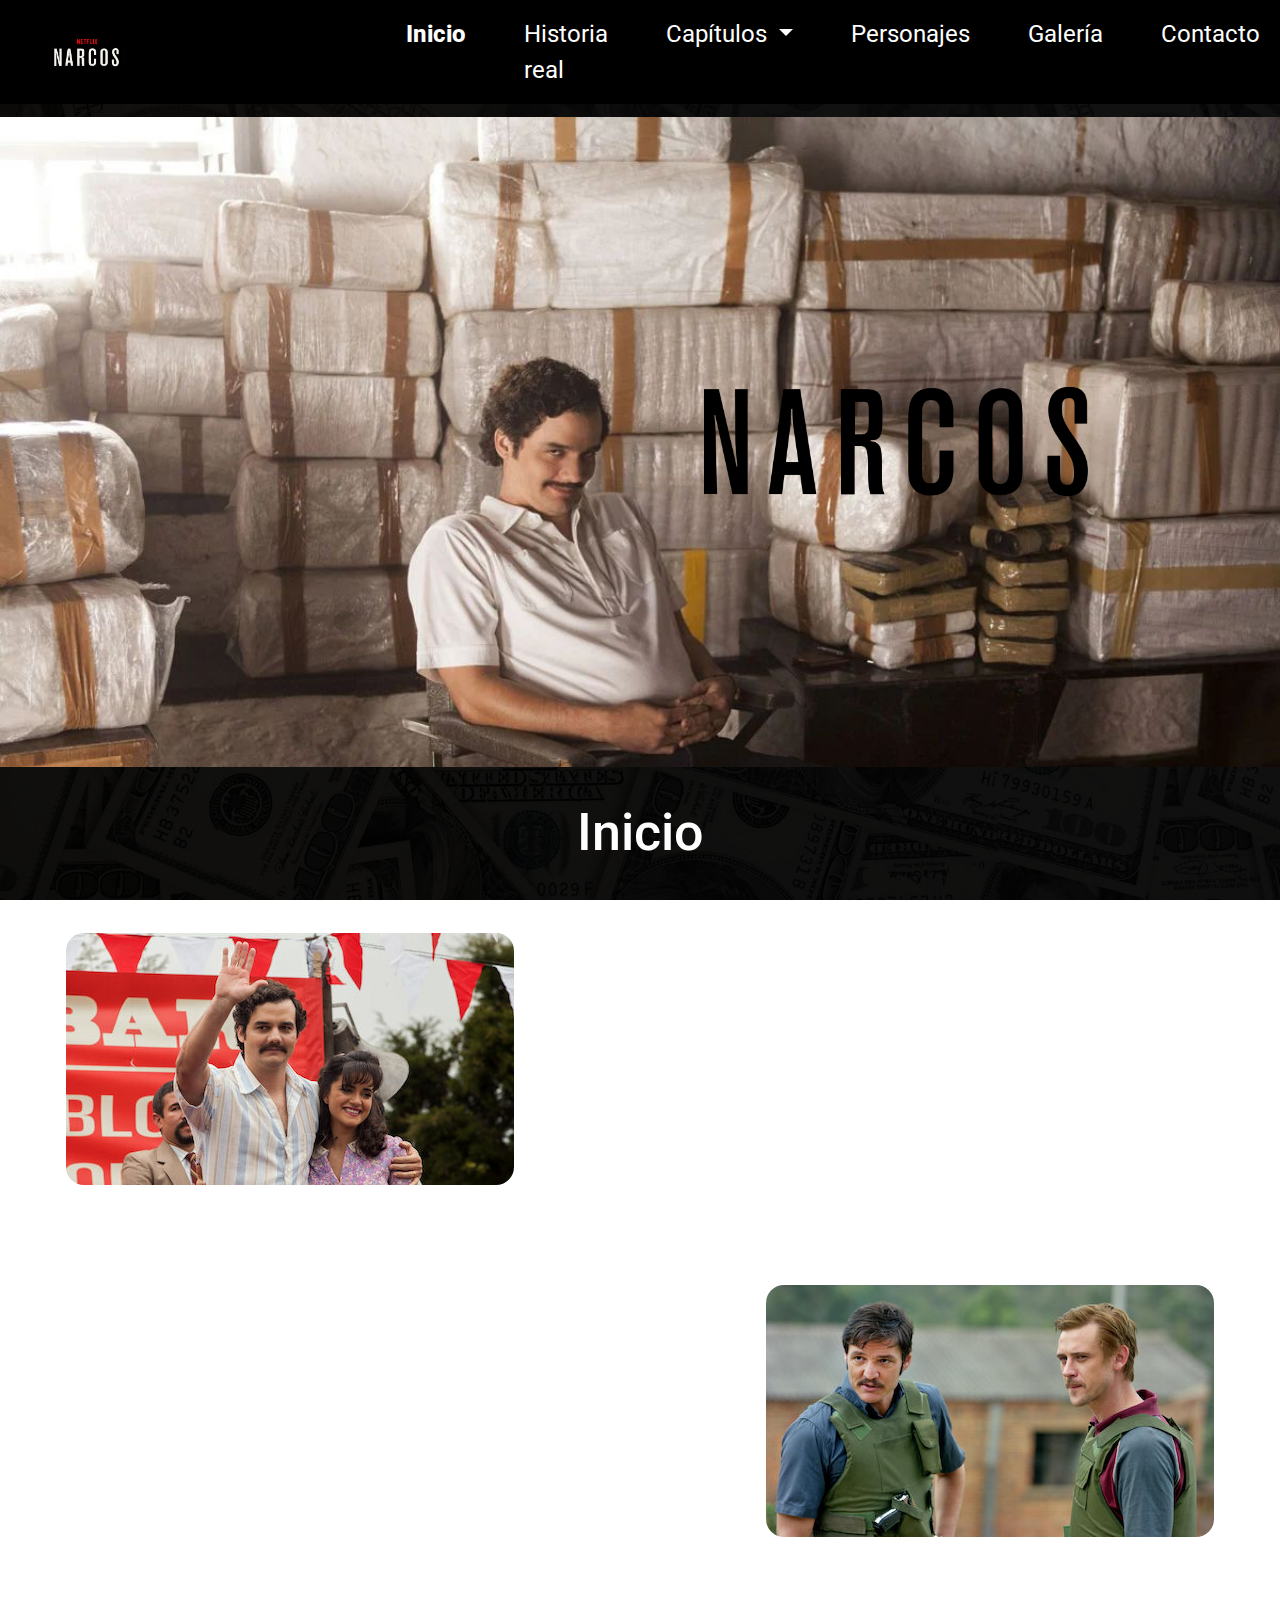
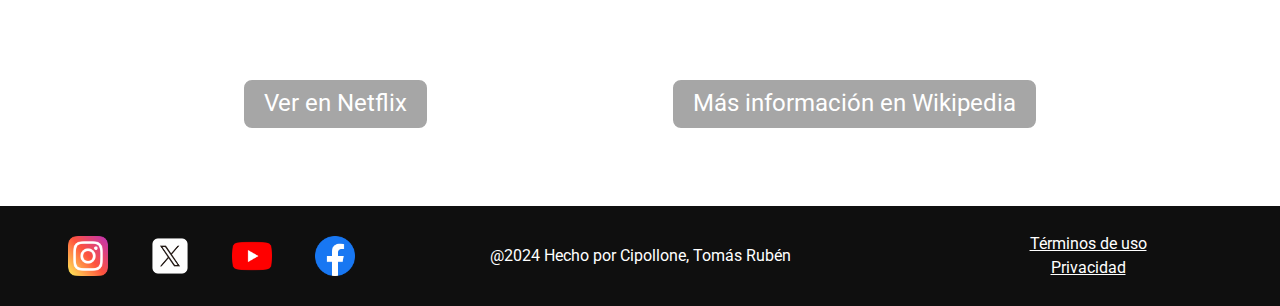
<file: index.html>
<!DOCTYPE html>
<html lang="en">

<head>
  <meta charset="UTF-8" />
  <meta name="viewport" content="width=device-width, initial-scale=1.0" />
  <link href="https://cdn.jsdelivr.net/npm/bootstrap@5.3.3/dist/css/bootstrap.min.css" rel="stylesheet"
    integrity="sha384-QWTKZyjpPEjISv5WaRU9OFeRpok6YctnYmDr5pNlyT2bRjXh0JMhjY6hW+ALEwIH" crossorigin="anonymous" />
  <link rel="preconnect" href="https://fonts.googleapis.com" />
  <link rel="preconnect" href="https://fonts.gstatic.com" crossorigin />
  <link
    href="https://fonts.googleapis.com/css2?family=Roboto:ital,wght@0,100;0,300;0,400;0,500;0,700;0,900;1,100;1,300;1,400;1,500;1,700;1,900&display=swap"
    rel="stylesheet" />
  <link rel="stylesheet" href="./css/normalize.css" />
  <link rel="stylesheet" href="./css/estilos.css" />
  <link rel="shortcut icon" href="images/netflix.png" type="image/x-icon">
  <title>Narcos Netflix</title>
</head>

<body>
  <header>
    <!-- Inicio nav -->
    <nav class="navbar navbar-expand-lg">
      <div class="container-fluid">
        <a class="navbar-brand" href="index.html">
          <img src="./images/Narcoslogo.jpg" alt="Logo Narcos" class="logo" />
        </a>
        <button class="navbar-toggler" type="button" data-bs-toggle="collapse" data-bs-target="#navbarNavDropdown"
          aria-controls="navbarNavDropdown" aria-expanded="false" aria-label="Toggle navigation">
          <span class="navbar-toggler-icon"></span>
        </button>
        <div class="collapse navbar-collapse" id="navbarNavDropdown">
          <ul class="navbar-nav ms-auto">
            <li class="nav-item">
              <a class="nav-link active" aria-current="page" href="index.html" style="font-weight: 800;">Inicio</a>
            </li>
            <li class="nav-item">
              <a class="nav-link" href="historiareal.html">Historia real</a>
            </li>
            <li class="nav-item dropdown">
              <a class="nav-link dropdown-toggle" href="#" role="button" data-bs-toggle="dropdown"
                aria-expanded="false">
                Capítulos
              </a>
              <ul class="dropdown-menu">
                <li><a class="dropdown-item" href="capitulos_temporada_1.html">Temporada 1</a></li>
                <li><a class="dropdown-item" href="capitulos_temporada_2.html">Temporada 2</a></li>
                <li><a class="dropdown-item" href="capitulos_temporada_3.html">Temporada 3</a></li>
              </ul>
            </li>
            <li class="nav-item">
              <a class="nav-link" href="personajes.html">Personajes</a>
            </li>
            <li class="nav-item">
              <a class="nav-link" href="galeria.html">Galería</a>
            </li>
            <li class="nav-item">
              <a class="nav-link" href="contacto.html">Contacto</a>
            </li>
          </ul>
        </div>
      </div>
    </nav>
    <!-- Fin nav -->
  </header>
  <section>
    <article class="portada">
      <div>
        <img src="images/logoPortada.png" alt="Logo Alternativo Narcos">
      </div>
    </article>
    <h1>Inicio</h1>
    <article class="article-centrado">
      <div class="fotoIndex">
        <img src="images/foto_index.jpg" alt="Foto de la Serie">
        <p>Narcos es una serie de televisión dramática producida por Netflix que se centra en la historia real del
          narcotráfico en Colombia, principalmente durante las décadas de 1980 y 1990. La serie, que se estrenó en 2015,
          ha sido aclamada por su realismo, su detallada investigación y sus interpretaciones poderosas. <a
            href="historiareal.html" style="text-decoration: underline;">Click para ver la Historia Real</a></p>
        </p>
      </div>
    </article>
    <article class="article-centrado">
      <div class="fotoIndex">
        <p style="margin-right: 3%; margin-left: 0;">La serie comienza con las tres primeras temporadas
          centradas en Colombia, donde la primera temporada sigue el ascenso de Pablo Escobar (Wagner Moura) y su
          imperio del Cartel de Medellín, mostrando su auge y la intensa persecución por parte de los agentes de la DEA,
          Steve Murphy (Boyd Holbrook) y Javier Peña (Pedro Pascal).</p>
        <img src="images/foto_index2.jpg" alt="Foto de la Serie">
      </div>
    </article>
  </section>
  <section class="botones">
    <div>
      <a href="https://www.netflix.com/title/80025172" target="_blank"><button>Ver en Netflix</button></a>
    </div>
    <div>
      <div>
        <a href="https://es.wikipedia.org/wiki/Narcos" target="_blank"><button>Más información en Wikipedia</button></a>
      </div>
    </div>
  </section>
  <footer>
    <div>
      <a href="https://www.instagram.com/narcos/" target="_blank"><img src="images/instagram.png" alt="Logo Instagram"></a>
      <a href="https://x.com/narcosnetflix?lang=es" target="_blank"><img src="images/xblanco.png" alt="Logo X"></a>
      <a href="https://www.youtube.com/watch?v=_-K9bEHIl_k" target="_blank"><img src="images/youtube.png" alt="Logo Youtube"></a>
      <a href="https://www.facebook.com/NetflixArg/?brand_redir=268372269857888" target="_blank"><img src="images/facebook.png"
          alt="Logo Facebook"></a>
    </div>
    <div>
      <p>@2024 Hecho por Cipollone, Tomás Rubén</p>
    </div>
    <div>
      <p><a href="https://help.netflix.com/es-es/legal/termsofuse" target="_blank">Términos de uso</a></p>
      <p><a href="https://help.netflix.com/es-es/legal/privacy" target="_blank">Privacidad</a></p>
    </div>
  </footer>
  <script src="https://cdn.jsdelivr.net/npm/bootstrap@5.3.3/dist/js/bootstrap.bundle.min.js"
    integrity="sha384-YvpcrYf0tY3lHB60NNkmXc5s9fDVZLESaAA55NDzOxhy9GkcIdslK1eN7N6jIeHz"
    crossorigin="anonymous"></script>
</body>
</html>
</file>
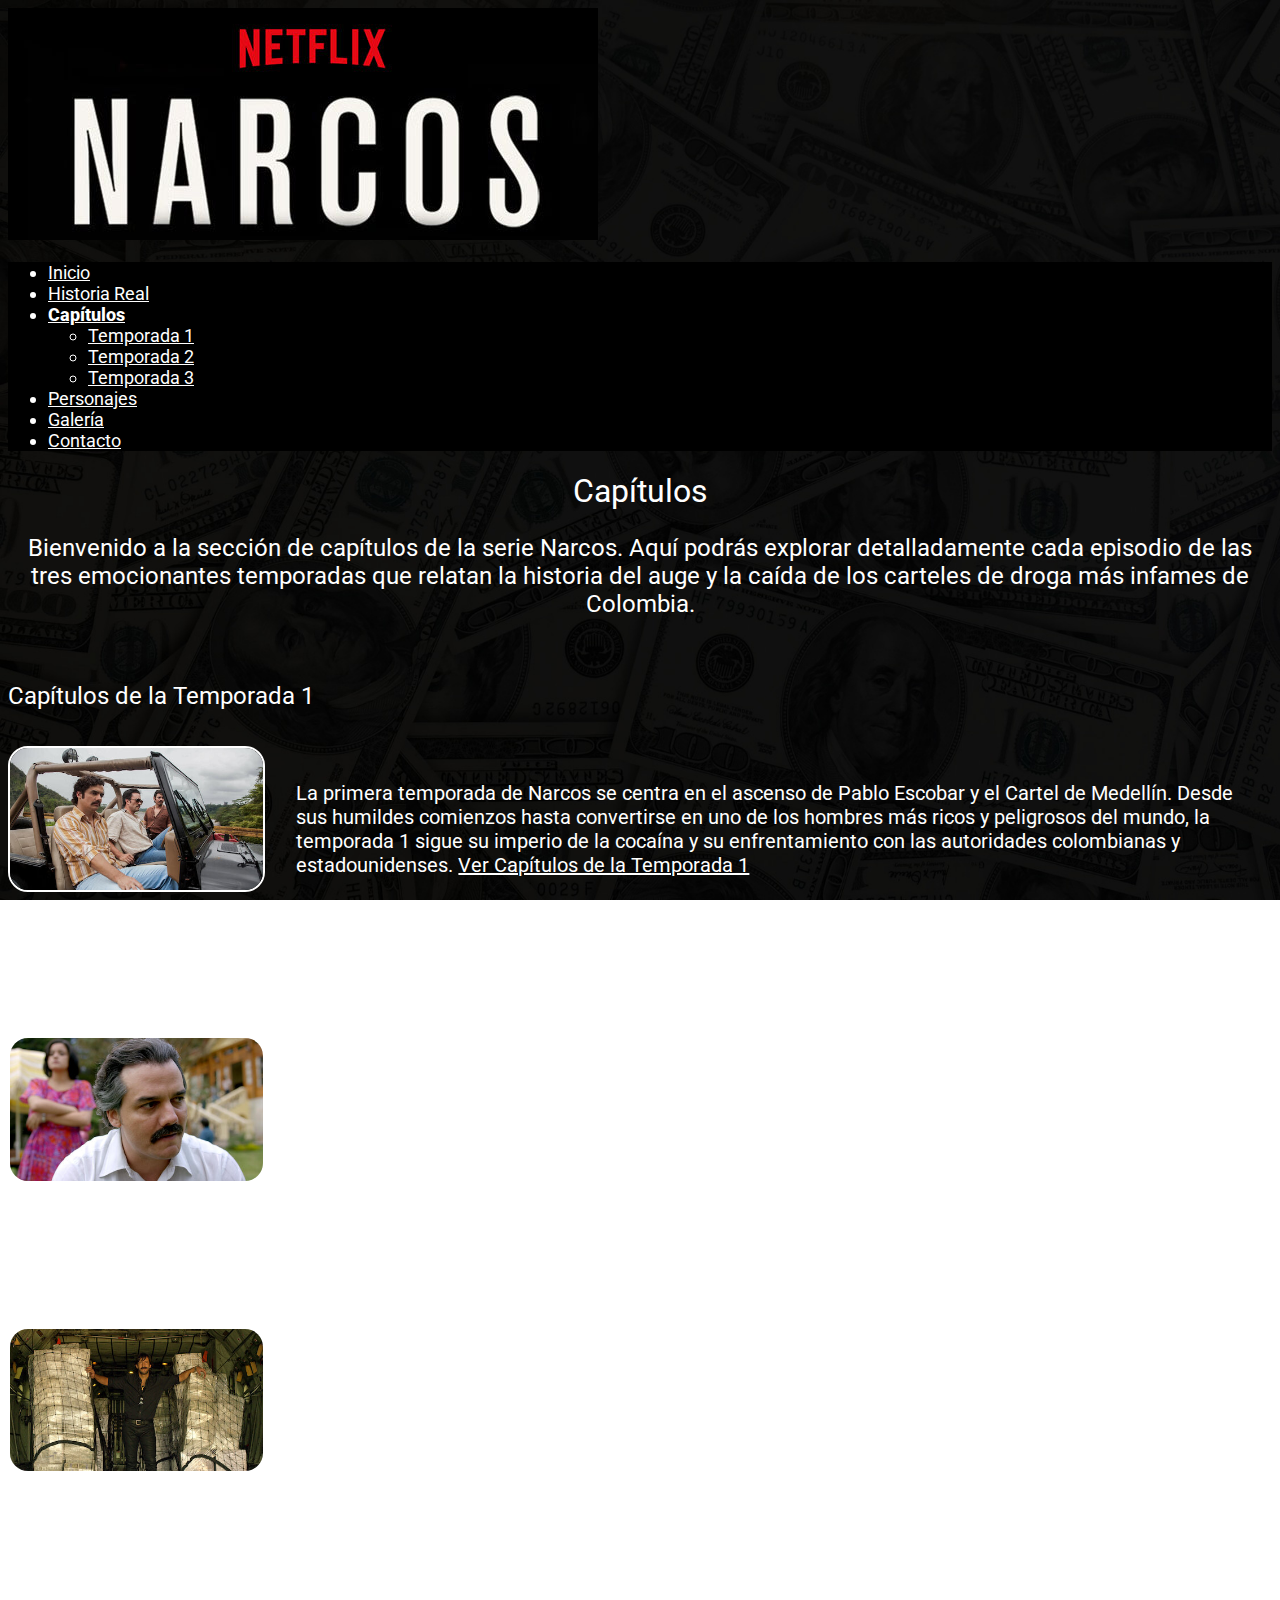
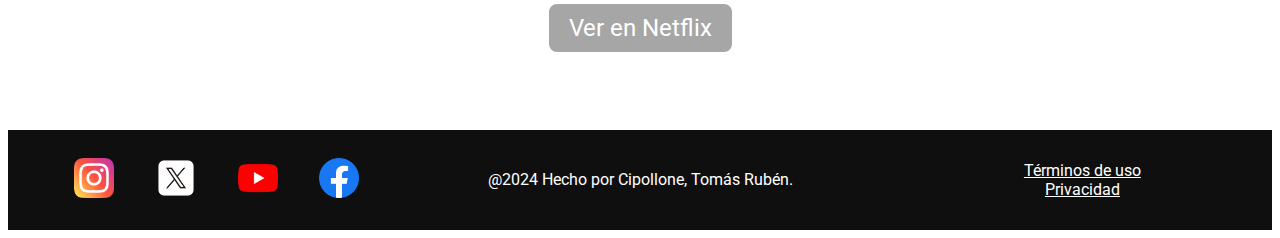
<file: capitulos.html>
<!DOCTYPE html>
<html lang="en">
<head>
    <meta charset="UTF-8">
    <meta name="viewport" content="width=device-width, initial-scale=1.0">
    <link rel="stylesheet" type="text/css" href="css/estilos.css">
    <link rel="preconnect" href="https://fonts.googleapis.com">
    <link rel="preconnect" href="https://fonts.gstatic.com" crossorigin>
    <link href="https://fonts.googleapis.com/css2?family=Roboto:ital,wght@0,100;0,300;0,400;0,500;0,700;0,900;1,100;1,300;1,400;1,500;1,700;1,900&display=swap" rel="stylesheet">
    <title>Narcos Netflix</title>
</head>
<body id="header">
    <header>
        <a href="index.html"><img src="images/Narcoslogo.jpg" alt="Logo Narcos"></a>
        <nav>
            <ul class="menu">
                <li><a href="index.html" >Inicio</a></li>
                <li><a href="historiareal.html">Historia Real</a></li>
                <li><a href="capitulos.html" style="font-weight: 800;">Capítulos</a>
                    <ul class="submenu">
                        <li><a href="capitulosTemp1.html">Temporada 1</li></a>
                        <li><a href="capitulosTemp2.html">Temporada 2</li></a>
                        <li><a href="capitulosTemp3.html">Temporada 3</li></a>
                    </ul>    
                </li>
                <li><a href="personajes.html">Personajes</a></li>
                <li><a href="galeria.html">Galería</a></li>
                <li><a href="contacto.html">Contacto</a></li>
            </ul>
        </nav>
    </header>
    <section>
        <h1>Capítulos</h1>
        <p style="font-size: 1.5rem; text-align: center;">Bienvenido a la sección de capítulos de la serie Narcos. Aquí podrás explorar detalladamente cada episodio de las tres emocionantes temporadas que relatan la historia del auge y la caída de los carteles de droga más infames de Colombia.</p>
        <article>
            <div style="margin: 5% 0%;">
                <h2>Capítulos de la Temporada 1</h2>
                <div class="fotoCapitulos">
                    <img src="images/personajes_temporada1.jpg" alt="Portada Personajes Temporada 1">
                    <p>La primera temporada de Narcos se centra en el ascenso de Pablo Escobar y el Cartel de Medellín. Desde sus humildes comienzos hasta convertirse en uno de los hombres más ricos y peligrosos del mundo, la temporada 1 sigue su imperio de la cocaína y su enfrentamiento con las autoridades colombianas y estadounidenses. <a href="capitulosTemp1.html" style="text-decoration: underline;">Ver Capítulos de la Temporada 1</a></p>
                </div>
            </div>
        </article>
        <article>
            <div style="margin: 5% 0%;">
                <h2>Capítulos de la Temporada 2</h2>
                <div class="fotoCapitulos">
                    <img src="images/personajes_temporada2.jpg" alt="Portada Personajes Temporada 2">
                    <p>La segunda temporada sigue la vida de Pablo Escobar después de su fuga de La Catedral. Se enfoca en su vida en fuga, su lucha por el poder, y finalmente, su caída. La DEA y las autoridades colombianas redoblan sus esfuerzos para capturar a Escobar mientras su imperio comienza a desmoronarse. <a href="capitulosTemp2.html" style="text-decoration: underline;">Ver Capítulos de la Temporada 2</a></p>
                </div>
            </div>
        </article>
        <article>
            <div style="margin: 5% 0%;">
                <h2>Capítulos de la Temporada 3</h2>
                <div class="fotoCapitulos">
                    <img src="images/personajes_temporada3.jpg" alt="Portada Personajes Temporada 3">
                    <p>Con la caída de Escobar, la tercera temporada se centra en el Cartel de Cali, el nuevo líder del narcotráfico. Sigue a los jefes del Cartel de Cali y las operaciones de la DEA para desmantelar su organización. Esta temporada muestra la sofisticación y el alcance global del cartel, así como la complejidad de las operaciones para derribarlo. <a href="capitulosTemp3.html" style="text-decoration: underline;">Ver Capítulos de la Temporada 3</a></p>
                </div>
            </div>
        </article>
    </section>
    <section class="botones">
        <div>
            <a href="https://www.netflix.com/title/80025172" target="_blank"><button>Ver en Netflix</button></a>
        </div>
    </section>
    <footer id="footer">
        <div>
            <a href="https://www.instagram.com/narcos/"><img src="images/instagram.png" alt="Logo Instagram"></a>
            <a href="https://x.com/narcosnetflix?lang=es"><img src="images/xblanco.png" alt="Logo X"></a>
            <a href="https://www.youtube.com/watch?v=_-K9bEHIl_k"><img src="images/youtube.png" alt="Logo Youtube"></a>
            <a href="https://www.facebook.com/NetflixArg/?brand_redir=268372269857888"><img src="images/facebook.png" alt="Logo Facebook"></a>
        </div>
        <div>
            <p>@2024 Hecho por Cipollone, Tomás Rubén.</p>
        </div>
        <div>
            <p><a href="https://help.netflix.com/es-es/legal/termsofuse" target="_blank">Términos de uso</a></p>
            <p><a href="https://help.netflix.com/es-es/legal/privacy" target="_blank">Privacidad</a></p>
            
        </div>
    </footer>
</body>
</html>
</file>
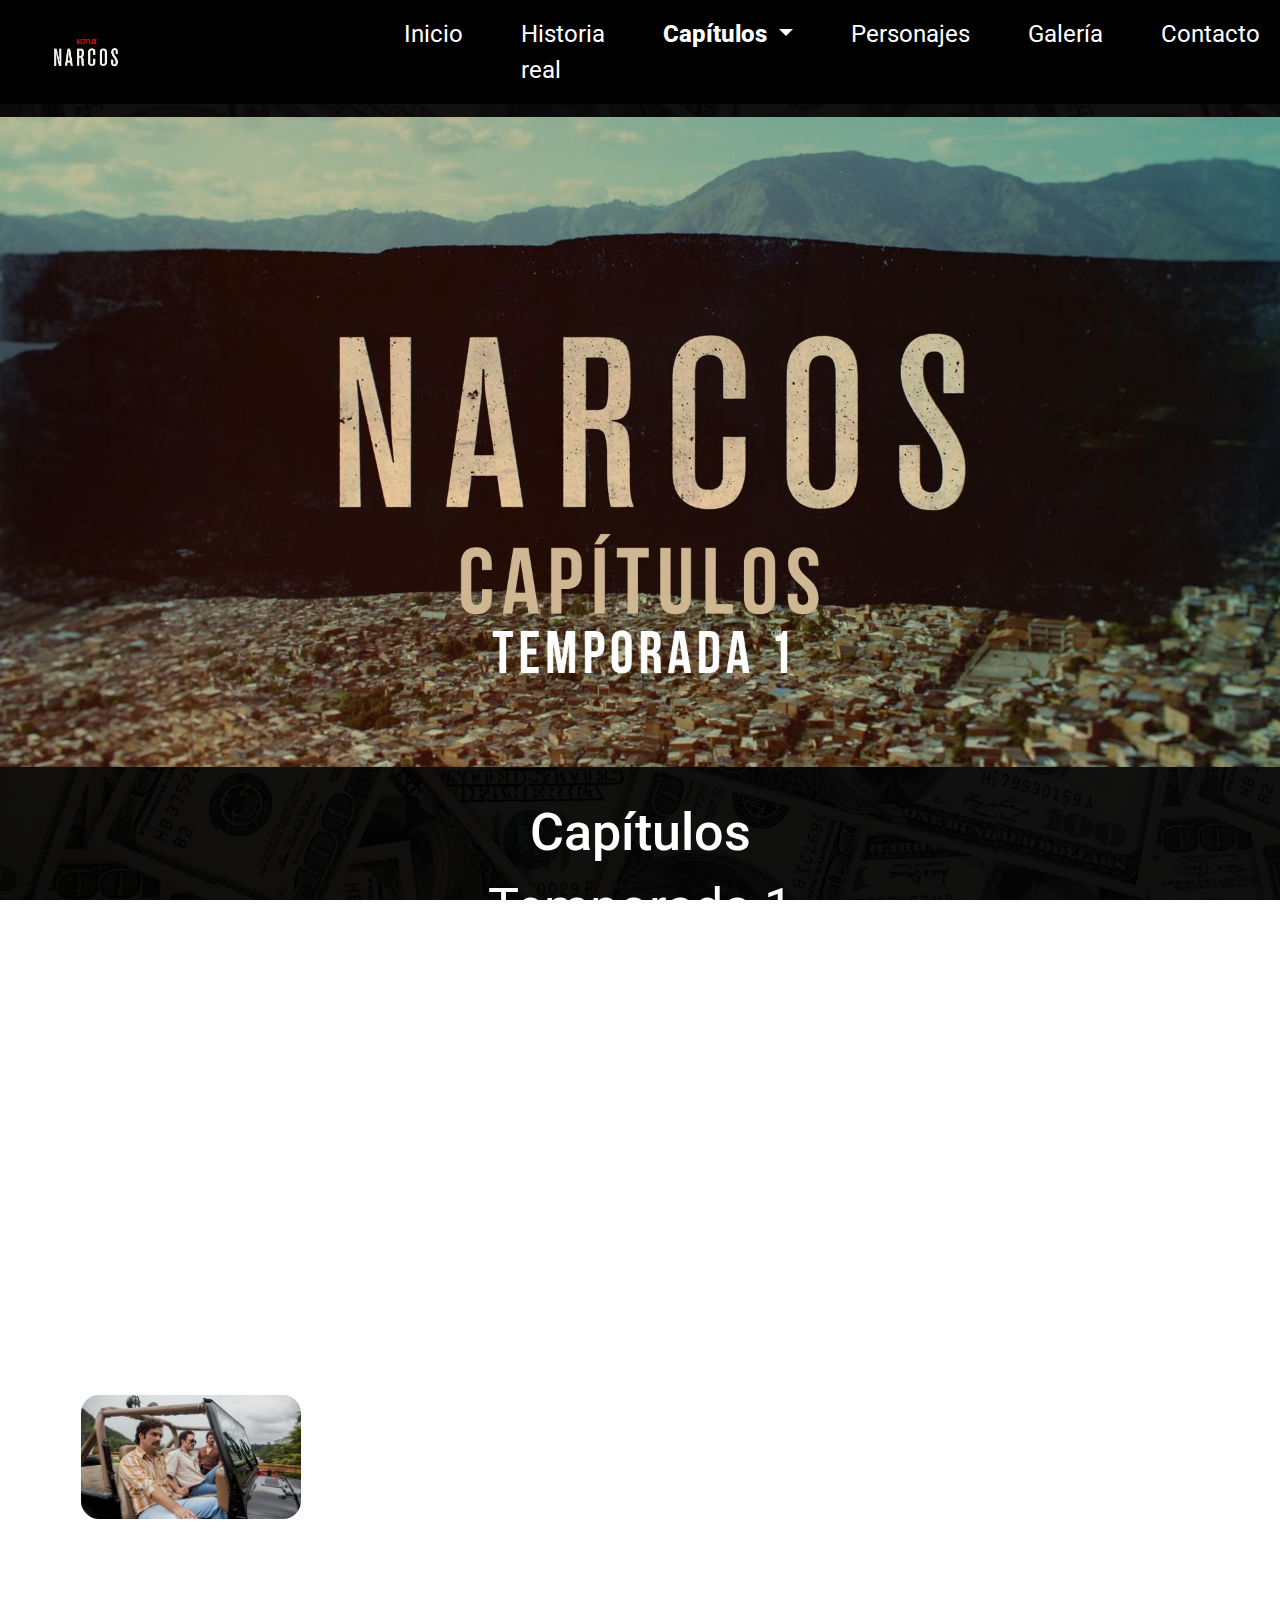
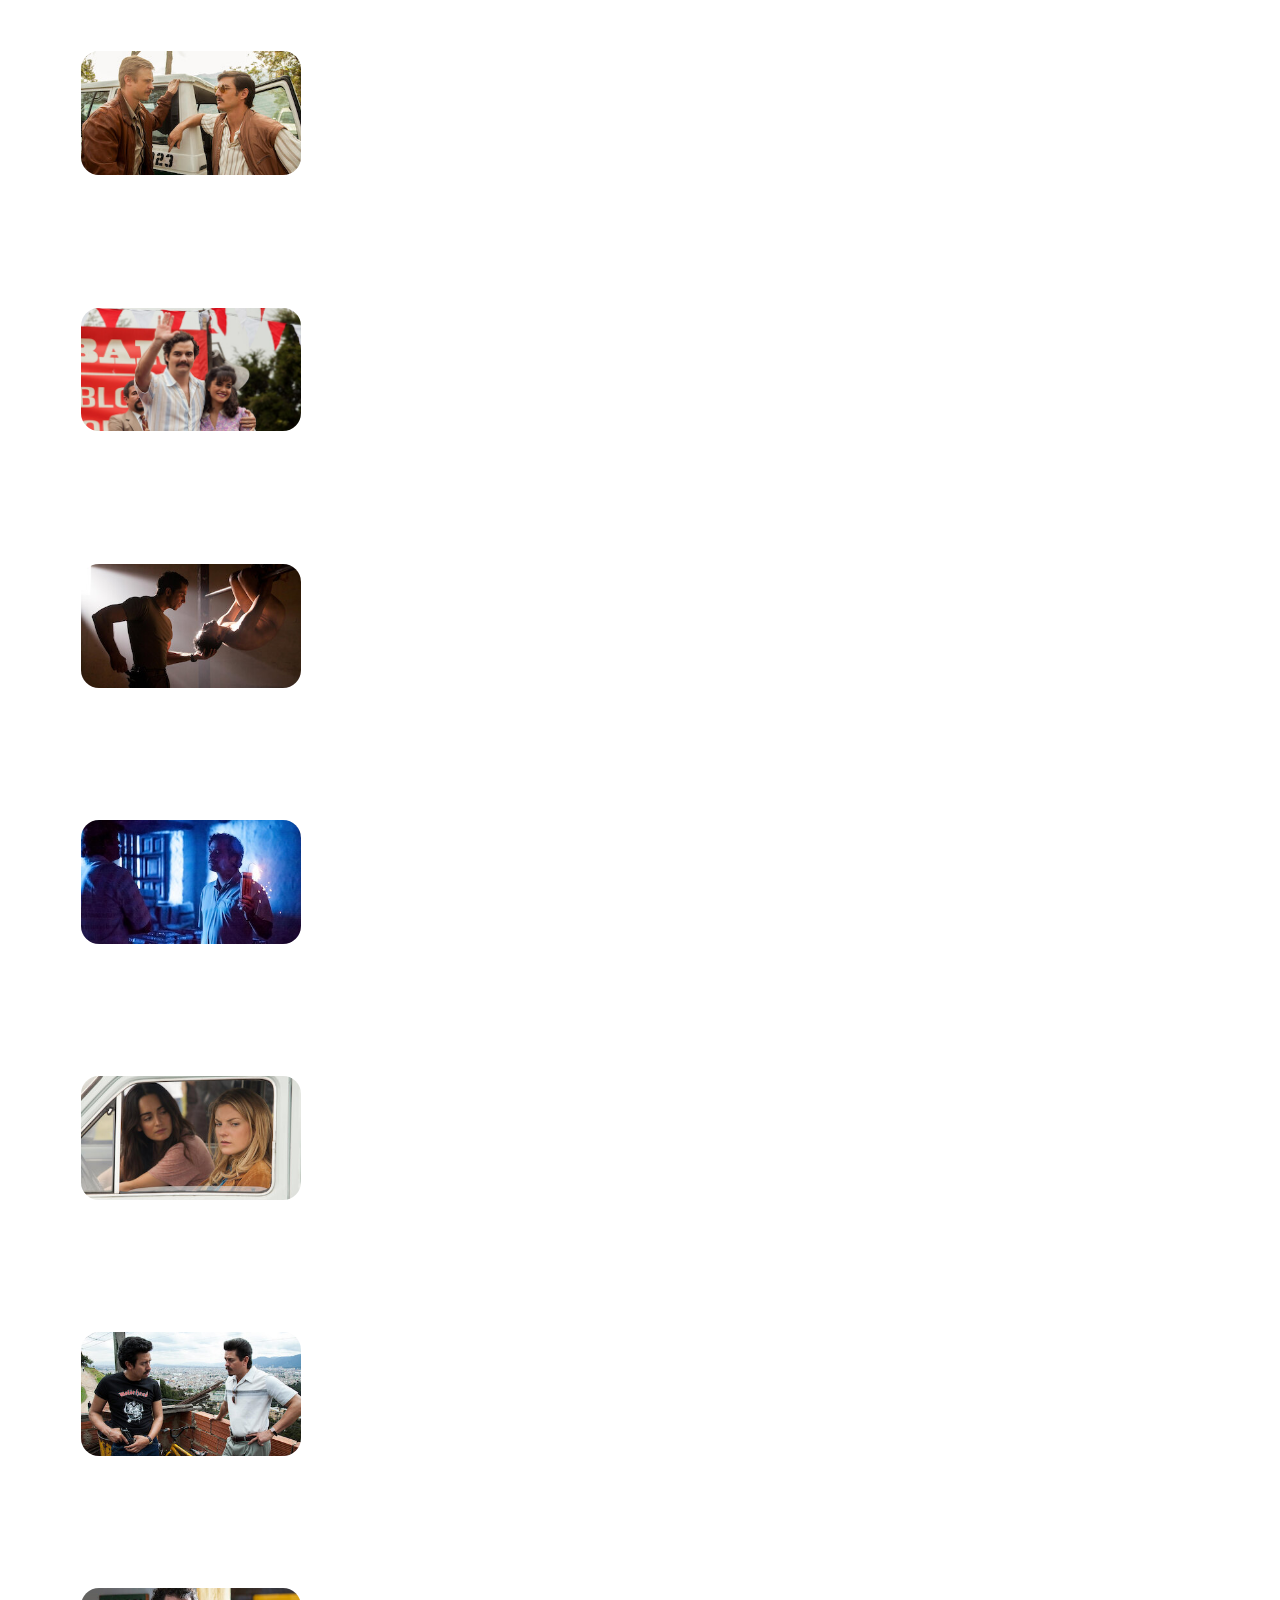
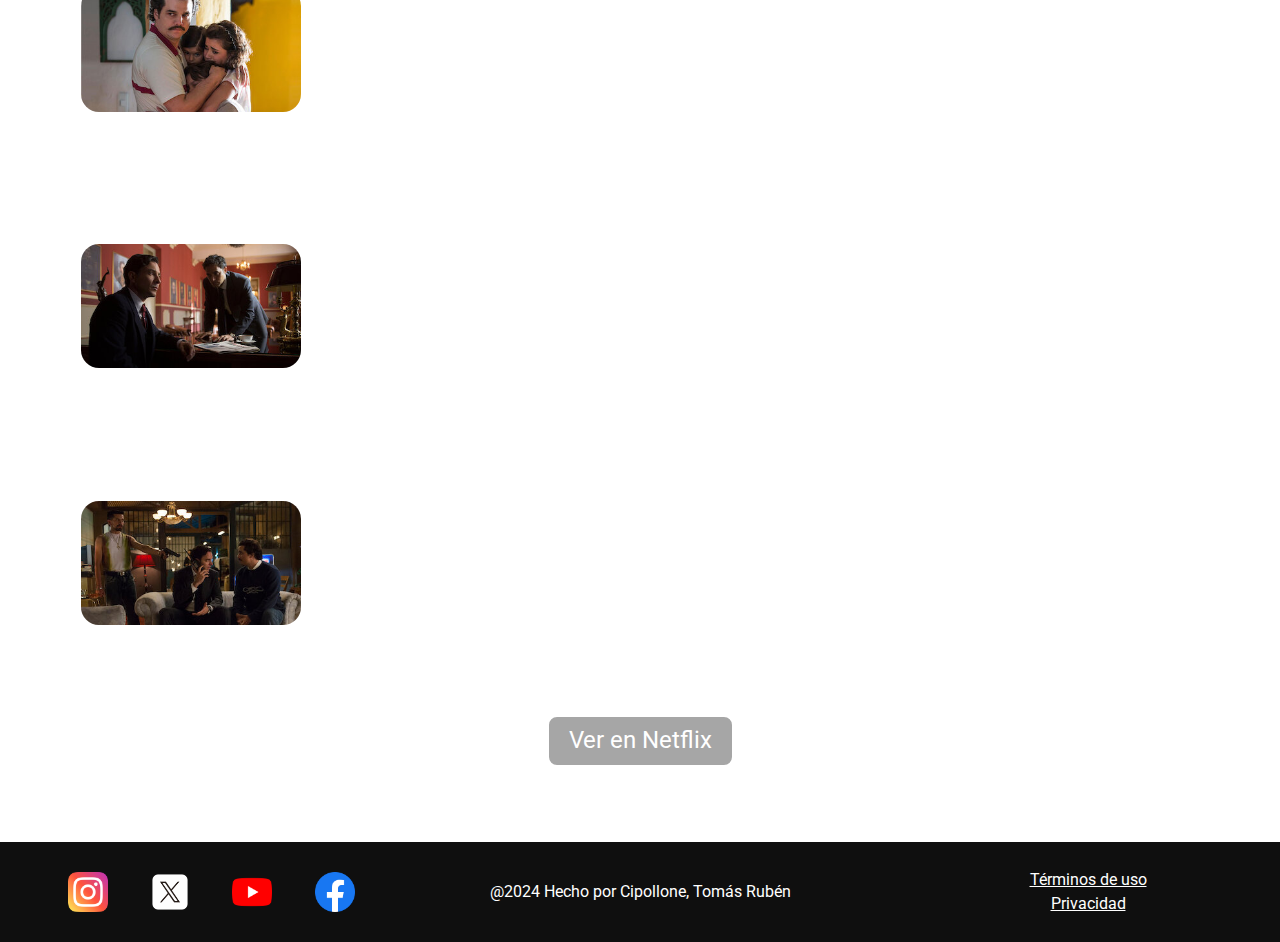
<file: capitulos_temporada_1.html>
<!DOCTYPE html>
<html lang="en">
  <head>
    <meta charset="UTF-8" />
    <meta name="viewport" content="width=device-width, initial-scale=1.0" />
    <link
      href="https://cdn.jsdelivr.net/npm/bootstrap@5.3.3/dist/css/bootstrap.min.css"
      rel="stylesheet"
      integrity="sha384-QWTKZyjpPEjISv5WaRU9OFeRpok6YctnYmDr5pNlyT2bRjXh0JMhjY6hW+ALEwIH"
      crossorigin="anonymous"
    />
    <link rel="preconnect" href="https://fonts.googleapis.com" />
    <link rel="preconnect" href="https://fonts.gstatic.com" crossorigin />
    <link
      href="https://fonts.googleapis.com/css2?family=Roboto:ital,wght@0,100;0,300;0,400;0,500;0,700;0,900;1,100;1,300;1,400;1,500;1,700;1,900&display=swap"
      rel="stylesheet"
    />
    <link rel="stylesheet" href="./css/normalize.css" />
    <link rel="stylesheet" href="./css/estilos.css" />
    <link rel="shortcut icon" href="images/netflix.png" type="image/x-icon">
    <title>Narcos Netflix</title>
  </head>
  <body>
    <header>
      <nav class="navbar navbar-expand-lg">
        <div class="container-fluid">
          <a class="navbar-brand" href="index.html">
            <img src="./images/Narcoslogo.jpg" alt="Logo Narcos" class="logo" />
          </a>
          <button
            class="navbar-toggler"
            type="button"
            data-bs-toggle="collapse"
            data-bs-target="#navbarNavDropdown"
            aria-controls="navbarNavDropdown"
            aria-expanded="false"
            aria-label="Toggle navigation"
          >
            <span class="navbar-toggler-icon"></span>
          </button>
          <div class="collapse navbar-collapse" id="navbarNavDropdown">
            <ul class="navbar-nav ms-auto">
              <li class="nav-item">
                <a class="nav-link active" aria-current="page" href="index.html"
                  >Inicio</a
                >
              </li>
              <li class="nav-item">
                <a class="nav-link" href="historiareal.html">Historia real</a>
              </li>
              <li class="nav-item dropdown">
                <a
                  class="nav-link dropdown-toggle"
                  href="#"
                  role="button"
                  data-bs-toggle="dropdown"
                  aria-expanded="false"
                  style="font-weight: 800"
                >
                  Capítulos
                </a>
                <ul class="dropdown-menu">
                  <li>
                    <a
                      class="dropdown-item"
                      href="capitulos_temporada_1.html"
                      style="font-weight: 800"
                      >Temporada 1</a
                    >
                  </li>
                  <li>
                    <a class="dropdown-item" href="capitulos_temporada_2.html"
                      >Temporada 2</a
                    >
                  </li>
                  <li>
                    <a class="dropdown-item" href="capitulos_temporada_3.html"
                      >Temporada 3</a
                    >
                  </li>
                </ul>
              </li>
              <li class="nav-item">
                <a class="nav-link" href="personajes.html">Personajes</a>
              </li>
              <li class="nav-item">
                <a class="nav-link" href="galeria.html">Galería</a>
              </li>
              <li class="nav-item">
                <a class="nav-link" href="contacto.html">Contacto</a>
              </li>
            </ul>
          </div>
        </div>
      </nav>
    </header>
    <section>
      <div class="portada" id="portada-temp-1"></div>
      <h1>Capítulos<span>Temporada 1</span></h1>
      <p class="parrafo-cap-temp">
        La primera temporada de Narcos se adentra en el mundo del narcotráfico
        en Colombia, centrándose en el ascenso meteórico de Pablo Escobar y el
        Cartel de Medellín. Esta temporada retrata cómo Escobar, un
        contrabandista de poca monta, se convierte en uno de los hombres más
        poderosos y temidos del mundo. A través de una combinación de astucia,
        brutalidad y carisma, Escobar establece un imperio de la cocaína que
        desafía a las autoridades colombianas y estadounidenses. La temporada
        destaca la lucha constante entre la DEA y los narcotraficantes, y cómo
        la violencia y la corrupción afectan a todos los niveles de la sociedad
        colombiana. Acompáñanos en este viaje a través de los episodios que
        narran la historia de uno de los capos más infames de la historia.
      </p>
      <article class="article-centrado">
        <div class="contenedores-capitulos">
          <h2>Capítulo 1: Descenso</h2>
          <div class="fotoCapitulos">
            <img
              src="images/capitulo1T1.jpg"
              alt="Portada Capitulo 1 Temporada 1"
            />
            <p>
              El primer episodio introduce a Pablo Escobar y muestra cómo inicia
              su negocio de tráfico de cocaína, destacando sus primeras alianzas
              y enfrentamientos.
            </p>
          </div>
        </div>
      </article>
      <article class="article-centrado">
        <div class="contenedores-capitulos">
          <h2>Capítulo 2: La espada de Simón Bolívar</h2>
          <div class="fotoCapitulos">
            <img
              src="images/capitulo2T1.jpg"
              alt="Portada Capitulo 2 Temporada 1"
            />
            <p>
              La DEA comienza a investigar a Escobar, mientras este se expande
              agresivamente en el negocio de la cocaína.
            </p>
          </div>
        </div>
      </article>
      <article class="article-centrado">
        <div class="contenedores-capitulos">
          <h2>Capítulo 3: Los hombres de siempre</h2>
          <div class="fotoCapitulos">
            <img
              src="images/foto_index.jpg"
              alt="Portada Capitulo 3 Temporada 1"
            />
            <p>
              Escobar utiliza su riqueza para entrar en la política, pero sus
              métodos despiertan sospechas y enemigos poderosos.
            </p>
          </div>
        </div>
      </article>
      <article class="article-centrado">
        <div class="contenedores-capitulos">
          <h2>Capítulo 4: El palacio en llamas</h2>
          <div class="fotoCapitulos">
            <img
              src="images/capitulo4T1.jpg"
              alt="Portada Capitulo 4 Temporada 1"
            />
            <p>
              La violencia aumenta cuando Escobar se enfrenta al gobierno
              colombiano y se alía con otros narcotraficantes.
            </p>
          </div>
        </div>
      </article>
      <article class="article-centrado">
        <div class="contenedores-capitulos">
          <h2>Capítulo 5: Habrá un futuro</h2>
          <div class="fotoCapitulos">
            <img
              src="images/capitulo5T1.jpg"
              alt="Portada Capitulo 5 Temporada 1"
            />
            <p>
              La DEA intensifica su caza contra Escobar, mientras este refuerza
              su poder en el Cartel de Medellín.
            </p>
          </div>
        </div>
      </article>
      <article class="article-centrado">
        <div class="contenedores-capitulos">
          <h2>Capítulo 6: Explosivos</h2>
          <div class="fotoCapitulos">
            <img
              src="images/capitulo6T1.jpg"
              alt="Portada Capitulo 6 Temporada 1"
            />
            <p>
              Escobar muestra su crueldad utilizando coches bomba y otros
              métodos violentos para intimidar a sus enemigos.
            </p>
          </div>
        </div>
      </article>
      <article class="article-centrado">
        <div class="contenedores-capitulos">
          <h2>Capítulo 7: Llorarás lágrimas de sangre</h2>
          <div class="fotoCapitulos">
            <img
              src="images/capitulo7T1.jpg"
              alt="Portada Capitulo 7 Temporada 1"
            />
            <p>
              La guerra entre el gobierno y Escobar se intensifica, afectando a
              civiles y aumentando la presión sobre ambos bandos.
            </p>
          </div>
        </div>
      </article>
      <article class="article-centrado">
        <div class="contenedores-capitulos">
          <h2>Capítulo 8: La gran mentira</h2>
          <div class="fotoCapitulos">
            <img
              src="images/capitulo8T1.jpg"
              alt="Portada Capitulo 8 Temporada 1"
            />
            <p>
              Escobar enfrenta traiciones y la amenaza creciente de la DEA y el
              gobierno, luchando por mantener su imperio.
            </p>
          </div>
        </div>
      </article>
      <article class="article-centrado">
        <div class="contenedores-capitulos">
          <h2>Capítulo 9: La Catedral</h2>
          <div class="fotoCapitulos">
            <img
              src="images/capitulo9T1.jpg"
              alt="Portada Capitulo 9 Temporada 1"
            />
            <p>
              Escobar negocia su rendición a cambio de construir su propia
              cárcel de lujo, "La Catedral".
            </p>
          </div>
        </div>
      </article>
      <article class="article-centrado">
        <div class="contenedores-capitulos">
          <h2>Capítulo 10: Despegue</h2>
          <div class="fotoCapitulos">
            <img
              src="images/capitulo10T1.jpg"
              alt="Portada Capitulo 10 Temporada 1"
            />
            <p>
              El final de la temporada muestra a Escobar en "La Catedral",
              preparándose para nuevas confrontaciones mientras la DEA y el
              gobierno planean su siguiente movida.
            </p>
          </div>
        </div>
      </article>
    </section>
    <section class="botones">
      <div>
        <a href="https://www.netflix.com/title/80025172" target="_blank"
          ><button>Ver en Netflix</button></a
        >
      </div>
    </section>
    <footer>
      <div>
        <a href="https://www.instagram.com/narcos/" target="_blank"
          ><img src="images/instagram.png" alt="Logo Instagram"
        /></a>
        <a href="https://x.com/narcosnetflix?lang=es" target="_blank"
          ><img src="images/xblanco.png" alt="Logo X"
        /></a>
        <a href="https://www.youtube.com/watch?v=_-K9bEHIl_k" target="_blank"
          ><img src="images/youtube.png" alt="Logo Youtube"
        /></a>
        <a
          href="https://www.facebook.com/NetflixArg/?brand_redir=268372269857888" target="_blank"
          ><img src="images/facebook.png" alt="Logo Facebook"
        /></a>
      </div>
      <div>
        <p>@2024 Hecho por Cipollone, Tomás Rubén</p>
      </div>
      <div>
        <p>
          <a
            href="https://help.netflix.com/es-es/legal/termsofuse"
            target="_blank"
            >Términos de uso</a
          >
        </p>
        <p>
          <a href="https://help.netflix.com/es-es/legal/privacy" target="_blank"
            >Privacidad</a
          >
        </p>
      </div>
    </footer>
    <script
      src="https://cdn.jsdelivr.net/npm/bootstrap@5.3.3/dist/js/bootstrap.bundle.min.js"
      integrity="sha384-YvpcrYf0tY3lHB60NNkmXc5s9fDVZLESaAA55NDzOxhy9GkcIdslK1eN7N6jIeHz"
      crossorigin="anonymous"
    ></script>
  </body>
</html>
</file>
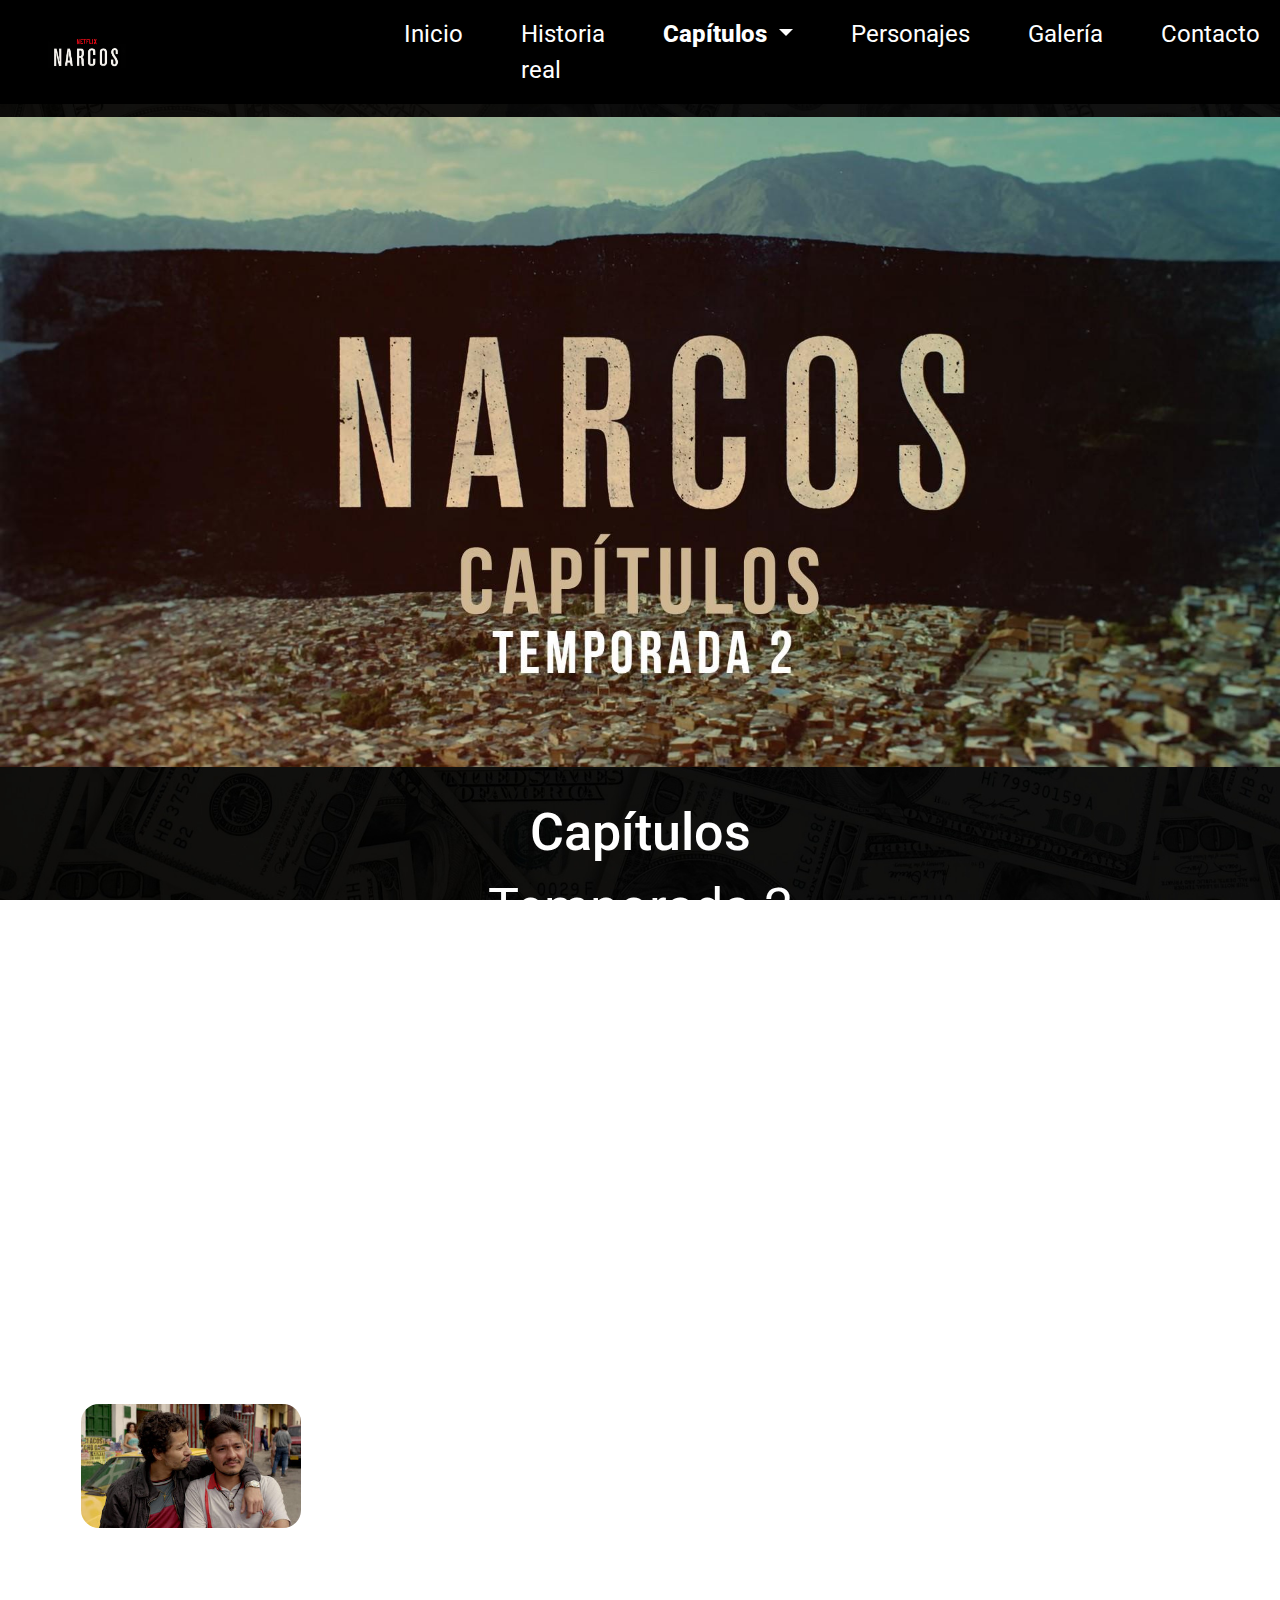
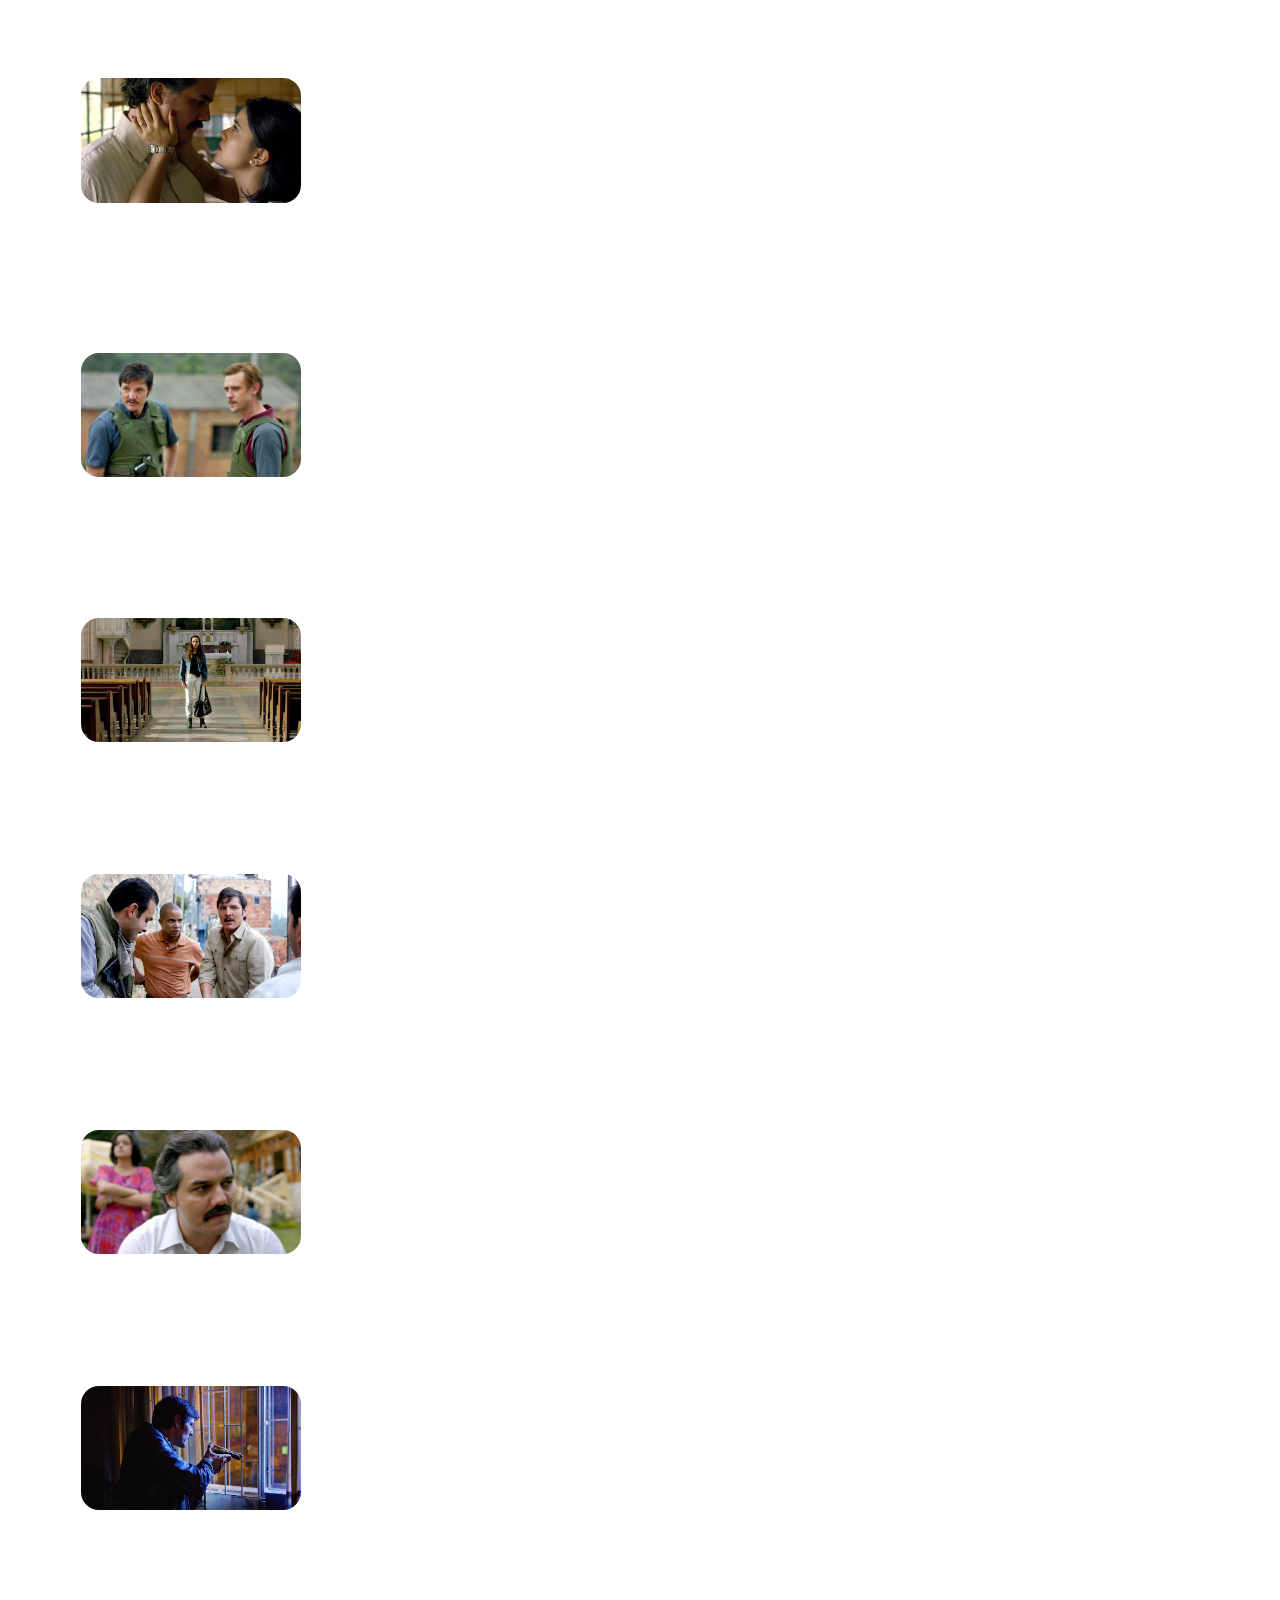
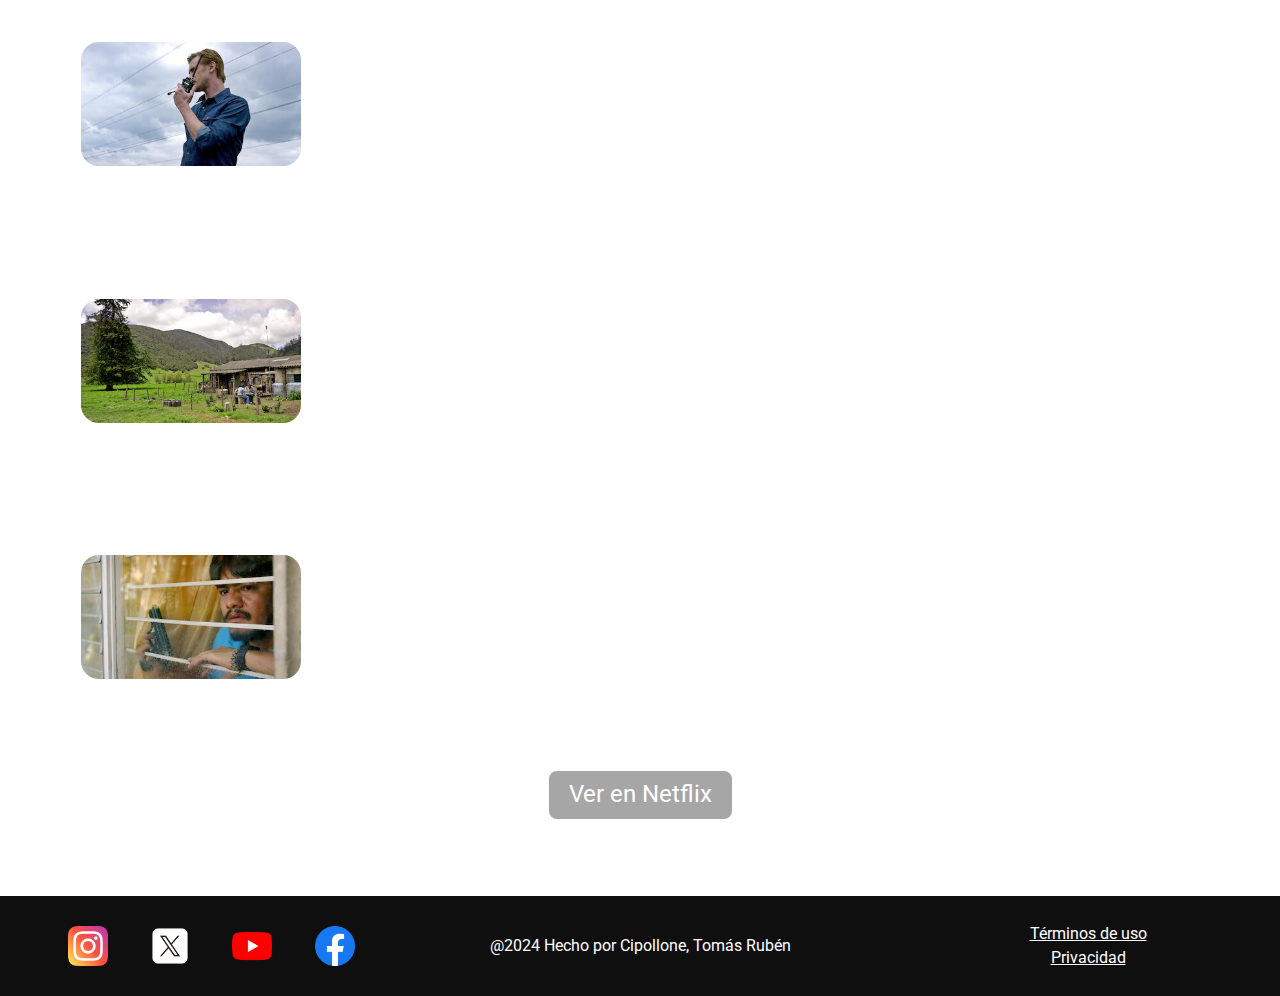
<file: capitulos_temporada_2.html>
<!DOCTYPE html>
<html lang="en">
  <head>
    <meta charset="UTF-8" />
    <meta name="viewport" content="width=device-width, initial-scale=1.0" />
    <link
      href="https://cdn.jsdelivr.net/npm/bootstrap@5.3.3/dist/css/bootstrap.min.css"
      rel="stylesheet"
      integrity="sha384-QWTKZyjpPEjISv5WaRU9OFeRpok6YctnYmDr5pNlyT2bRjXh0JMhjY6hW+ALEwIH"
      crossorigin="anonymous"
    />
    <link rel="preconnect" href="https://fonts.googleapis.com" />
    <link rel="preconnect" href="https://fonts.gstatic.com" crossorigin />
    <link
      href="https://fonts.googleapis.com/css2?family=Roboto:ital,wght@0,100;0,300;0,400;0,500;0,700;0,900;1,100;1,300;1,400;1,500;1,700;1,900&display=swap"
      rel="stylesheet"
    />
    <link rel="stylesheet" href="./css/normalize.css" />
    <link rel="stylesheet" href="./css/estilos.css" />
    <link rel="shortcut icon" href="images/netflix.png" type="image/x-icon">
    <title>Narcos Netflix</title>
  </head>
  <body>
    <header>
      <nav class="navbar navbar-expand-lg">
        <div class="container-fluid">
          <a class="navbar-brand" href="index.html">
            <img src="./images/Narcoslogo.jpg" alt="Logo Narcos" class="logo" />
          </a>
          <button
            class="navbar-toggler"
            type="button"
            data-bs-toggle="collapse"
            data-bs-target="#navbarNavDropdown"
            aria-controls="navbarNavDropdown"
            aria-expanded="false"
            aria-label="Toggle navigation"
          >
            <span class="navbar-toggler-icon"></span>
          </button>
          <div class="collapse navbar-collapse" id="navbarNavDropdown">
            <ul class="navbar-nav ms-auto">
              <li class="nav-item">
                <a class="nav-link active" aria-current="page" href="index.html"
                  >Inicio</a
                >
              </li>
              <li class="nav-item">
                <a class="nav-link" href="historiareal.html">Historia real</a>
              </li>
              <li class="nav-item dropdown">
                <a
                  class="nav-link dropdown-toggle"
                  href="#"
                  role="button"
                  data-bs-toggle="dropdown"
                  aria-expanded="false"
                  style="font-weight: 800"
                >
                  Capítulos
                </a>
                <ul class="dropdown-menu">
                  <li>
                    <a class="dropdown-item" href="capitulos_temporada_1.html"
                      >Temporada 1</a
                    >
                  </li>
                  <li>
                    <a
                      class="dropdown-item"
                      href="capitulos_temporada_2.html"
                      style="font-weight: 800"
                      >Temporada 2</a
                    >
                  </li>
                  <li>
                    <a class="dropdown-item" href="capitulos_temporada_3.html"
                      >Temporada 3</a
                    >
                  </li>
                </ul>
              </li>
              <li class="nav-item">
                <a class="nav-link" href="personajes.html">Personajes</a>
              </li>
              <li class="nav-item">
                <a class="nav-link" href="galeria.html">Galería</a>
              </li>
              <li class="nav-item">
                <a class="nav-link" href="contacto.html">Contacto</a>
              </li>
            </ul>
          </div>
        </div>
      </nav>
    </header>
    <section>
      <div class="portada" id="portada-temp-2"></div>
      <h1>Capítulos<span>Temporada 2</span></h1>
      <p class="parrafo-cap-temp">
        La segunda temporada de Narcos continúa con la intensa y dramática
        historia del narcotraficante más infame de Colombia, Pablo Escobar.
        Después de su audaz escape de La Catedral, Escobar se encuentra en una
        frenética lucha por mantener su poder y su vida. Esta temporada explora
        la caída de uno de los criminales más buscados del mundo, mientras la
        DEA y las fuerzas colombianas intensifican sus esfuerzos para
        capturarlo. Desde la vida de Escobar en la clandestinidad hasta su
        impactante final, cada episodio ofrece una mirada profunda a los eventos
        que definieron el final del imperio del Cartel de Medellín. A medida que
        los aliados se vuelven enemigos y la red de traiciones se cierra, la
        temporada 2 de Narcos ofrece una narrativa cautivadora sobre la
        implacable búsqueda de justicia.
      </p>
      <article class="article-centrado">
        <div class="contenedores-capitulos">
          <h2>Capítulo 1: Por fin libre</h2>
          <div class="fotoCapitulos">
            <img
              src="images/capitulo1T2.jpg"
              alt="Portada Capitulo 1 Temporada 2"
            />
            <p>
              Pablo Escobar ha escapado de La Catedral y se encuentra en fuga.
              El gobierno colombiano intensifica sus esfuerzos para capturarlo,
              mientras Escobar se enfrenta a desafíos dentro y fuera de su
              organización.
            </p>
          </div>
        </div>
      </article>
      <article class="article-centrado">
        <div class="contenedores-capitulos">
          <h2>Capítulo 2: Cambalache</h2>
          <div class="fotoCapitulos">
            <img
              src="images/capitulo2T2.jpg"
              alt="Portada Capitulo 2 Temporada 2"
            />
            <p>
              Con Escobar huyendo, el Bloque de Búsqueda redobla sus esfuerzos.
              Los agentes Peña y Murphy se acercan más a su objetivo mientras
              enfrentan las consecuencias de la violencia de Escobar.
            </p>
          </div>
        </div>
      </article>
      <article class="article-centrado">
        <div class="contenedores-capitulos">
          <h2>Capítulo 3: Nuestro hombre en Madrid</h2>
          <div class="fotoCapitulos">
            <img
              src="images/foto_index2.jpg"
              alt="Portada Capitulo 3 Temporada 2"
            />
            <p>
              El Cartel de Medellín se enfrenta a una creciente presión por
              parte de las autoridades y sus rivales. La guerra por el control
              de los territorios se intensifica y los aliados de Escobar
              comienzan a dudar de su liderazgo.
            </p>
          </div>
        </div>
      </article>
      <article class="article-centrado">
        <div class="contenedores-capitulos">
          <h2>Capítulo 4: El bueno, el malo y el muerto</h2>
          <div class="fotoCapitulos">
            <img
              src="images/capitulo4T2.jpg"
              alt="Portada Capitulo 4 Temporada 2"
            />
            <p>
              La estructura del Cartel de Medellín comienza a desmoronarse. Los
              agentes de la DEA y el Bloque de Búsqueda ven la oportunidad de
              acercarse a Escobar.
            </p>
          </div>
        </div>
      </article>
      <article class="article-centrado">
        <div class="contenedores-capitulos">
          <h2>Capítulo 5: Los enemigos de mi enemigo</h2>
          <div class="fotoCapitulos">
            <img
              src="images/capitulo5T2.jpg"
              alt="Portada Capitulo 5 Temporada 2"
            />
            <p>
              Las fuerzas del gobierno y Los Pepes unen esfuerzos para derribar
              el imperio de Escobar. Las lealtades se ponen a prueba y las
              traiciones se vuelven más frecuentes.
            </p>
          </div>
        </div>
      </article>
      <article class="article-centrado">
        <div class="contenedores-capitulos">
          <h2>Capítulo 6: Los Pepes</h2>
          <div class="fotoCapitulos">
            <img
              src="images/personajes_temporada2.jpg"
              alt="Portada Capitulo 6 Temporada 2"
            />
            <p>
              Aparece un nuevo grupo, Los Pepes, decidido a acabar con Escobar y
              su imperio. La violencia aumenta y las lealtades se ponen a prueba
              mientras los enemigos de Escobar se unen.
            </p>
          </div>
        </div>
      </article>
      <article class="article-centrado">
        <div class="contenedores-capitulos">
          <h2>Capítulo 7: Deutschland 93</h2>
          <div class="fotoCapitulos">
            <img
              src="images/capitulo7T2.jpg"
              alt="Portada Capitulo 7 Temporada 2"
            />
            <p>
              Escobar intenta negociar su rendición para proteger a su familia,
              pero el gobierno rechaza sus condiciones. La caza del capo se
              vuelve aún más intensa.
            </p>
          </div>
        </div>
      </article>
      <article class="article-centrado">
        <div class="contenedores-capitulos">
          <h2>Capítulo 8: El Patrón se queda solo</h2>
          <div class="fotoCapitulos">
            <img
              src="images/capitulo8T2.jpg"
              alt="Portada Capitulo 8 Temporada 2"
            />
            <p>
              Escobar se enfrenta a la presión constante de las autoridades y
              los enemigos que buscan derribarlo. Sus días están contados
              mientras la situación se vuelve insostenible.
            </p>
          </div>
        </div>
      </article>
      <article class="article-centrado">
        <div class="contenedores-capitulos">
          <h2>Capítulo 9: Nuestra finca</h2>
          <div class="fotoCapitulos">
            <img
              src="images/capitulo9T2.jpg"
              alt="Portada Capitulo 9 Temporada 2"
            />
            <p>
              Con Escobar cada vez más aislado, el Bloque de Búsqueda se acerca
              más que nunca. La lucha interna y las traiciones dentro de su
              organización aumentan.
            </p>
          </div>
        </div>
      </article>
      <article class="article-centrado">
        <div class="contenedores-capitulos">
          <h2>Capítulo 10: ¡Al fin cayó!</h2>
          <div class="fotoCapitulos">
            <img
              src="images/capitulo10T2.jpg"
              alt="Portada Capitulo 10 Temporada 2"
            />
            <p>
              El final de la persecución de Escobar se acerca. La dramática
              culminación de la caza lleva a su muerte, cerrando un capítulo
              oscuro en la historia de Colombia.
            </p>
          </div>
        </div>
      </article>
    </section>
    <section class="botones">
      <div>
        <a href="https://www.netflix.com/title/80025172" target="_blank"
          ><button>Ver en Netflix</button></a
        >
      </div>
    </section>
    <footer>
      <div>
        <a href="https://www.instagram.com/narcos/" target="_blank"
          ><img src="images/instagram.png" alt="Logo Instagram"
        /></a>
        <a href="https://x.com/narcosnetflix?lang=es" target="_blank"
          ><img src="images/xblanco.png" alt="Logo X"
        /></a>
        <a href="https://www.youtube.com/watch?v=_-K9bEHIl_k" target="_blank"
          ><img src="images/youtube.png" alt="Logo Youtube"
        /></a>
        <a
          href="https://www.facebook.com/NetflixArg/?brand_redir=268372269857888" target="_blank"
          ><img src="images/facebook.png" alt="Logo Facebook"
        /></a>
      </div>
      <div>
        <p>@2024 Hecho por Cipollone, Tomás Rubén</p>
      </div>
      <div>
        <p>
          <a
            href="https://help.netflix.com/es-es/legal/termsofuse"
            target="_blank"
            >Términos de uso</a
          >
        </p>
        <p>
          <a href="https://help.netflix.com/es-es/legal/privacy" target="_blank"
            >Privacidad</a
          >
        </p>
      </div>
    </footer>
    <script
      src="https://cdn.jsdelivr.net/npm/bootstrap@5.3.3/dist/js/bootstrap.bundle.min.js"
      integrity="sha384-YvpcrYf0tY3lHB60NNkmXc5s9fDVZLESaAA55NDzOxhy9GkcIdslK1eN7N6jIeHz"
      crossorigin="anonymous"
    ></script>
  </body>
</html>
</file>
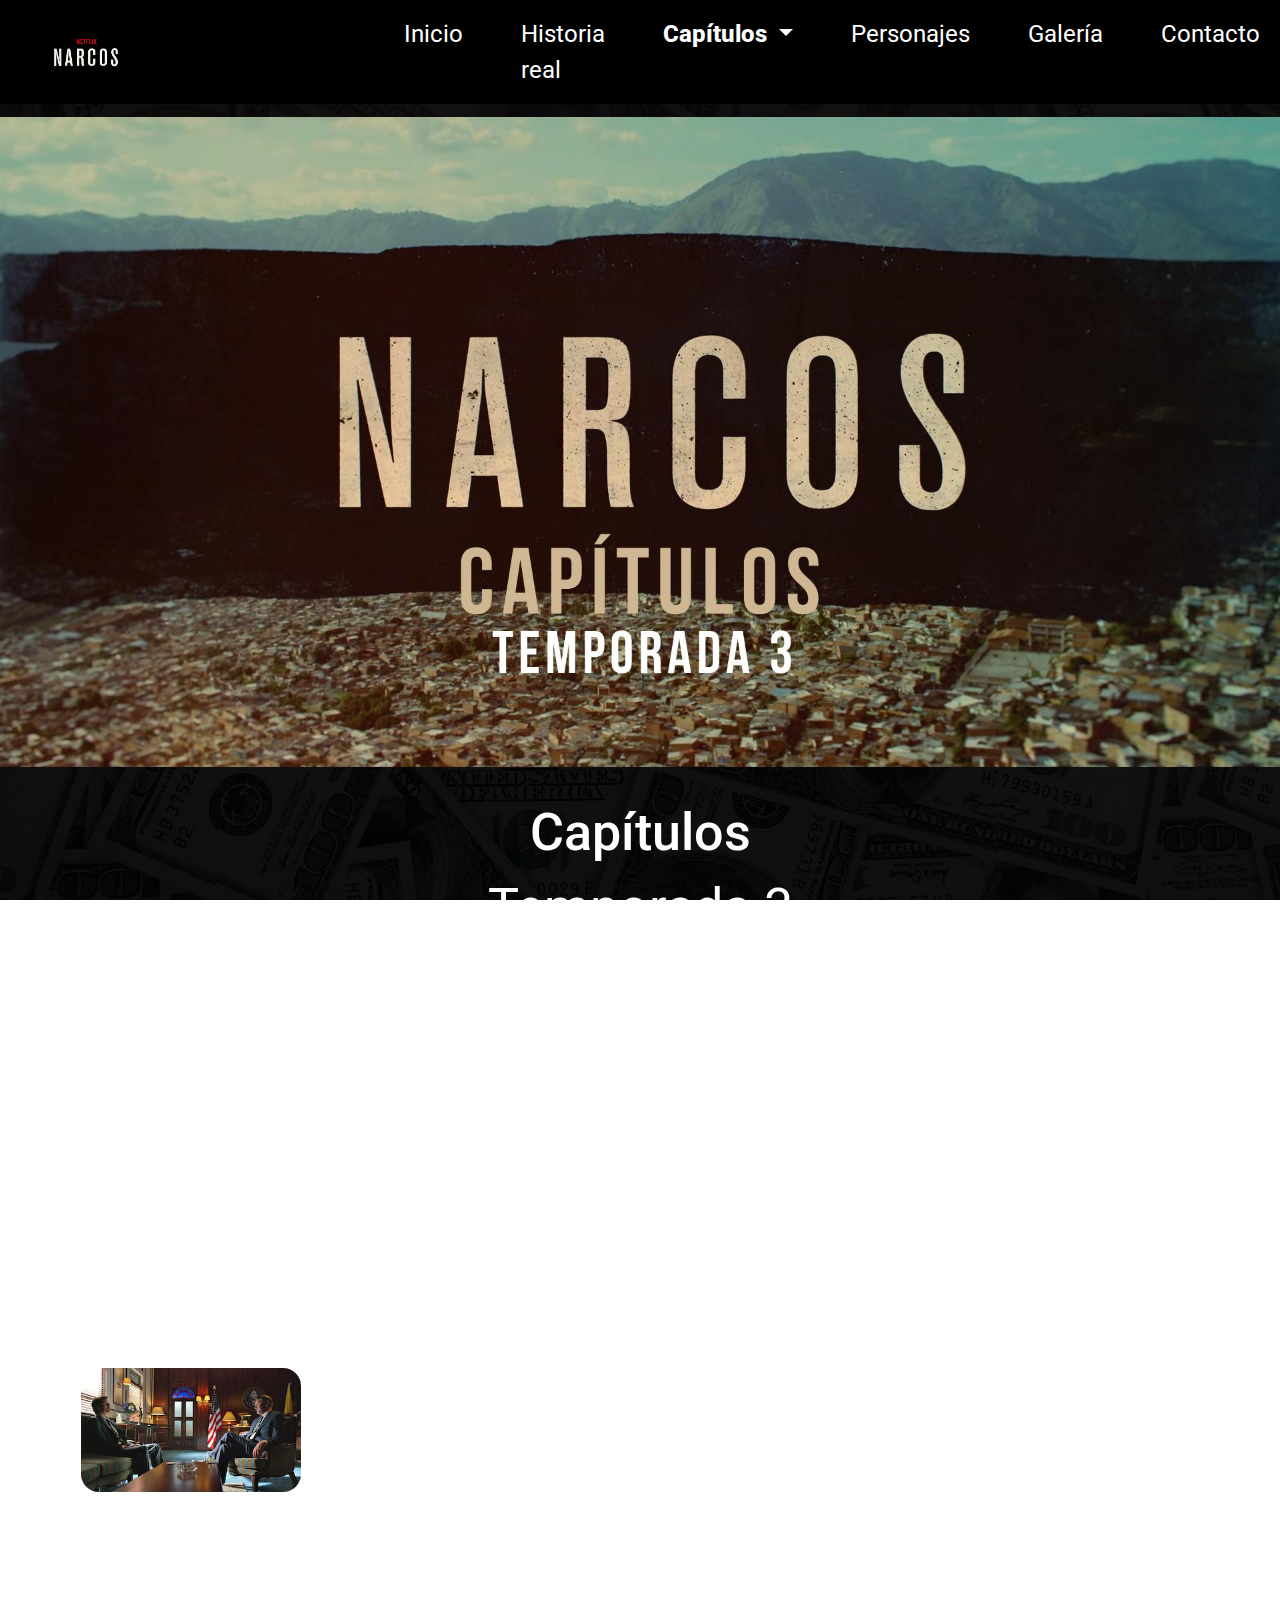
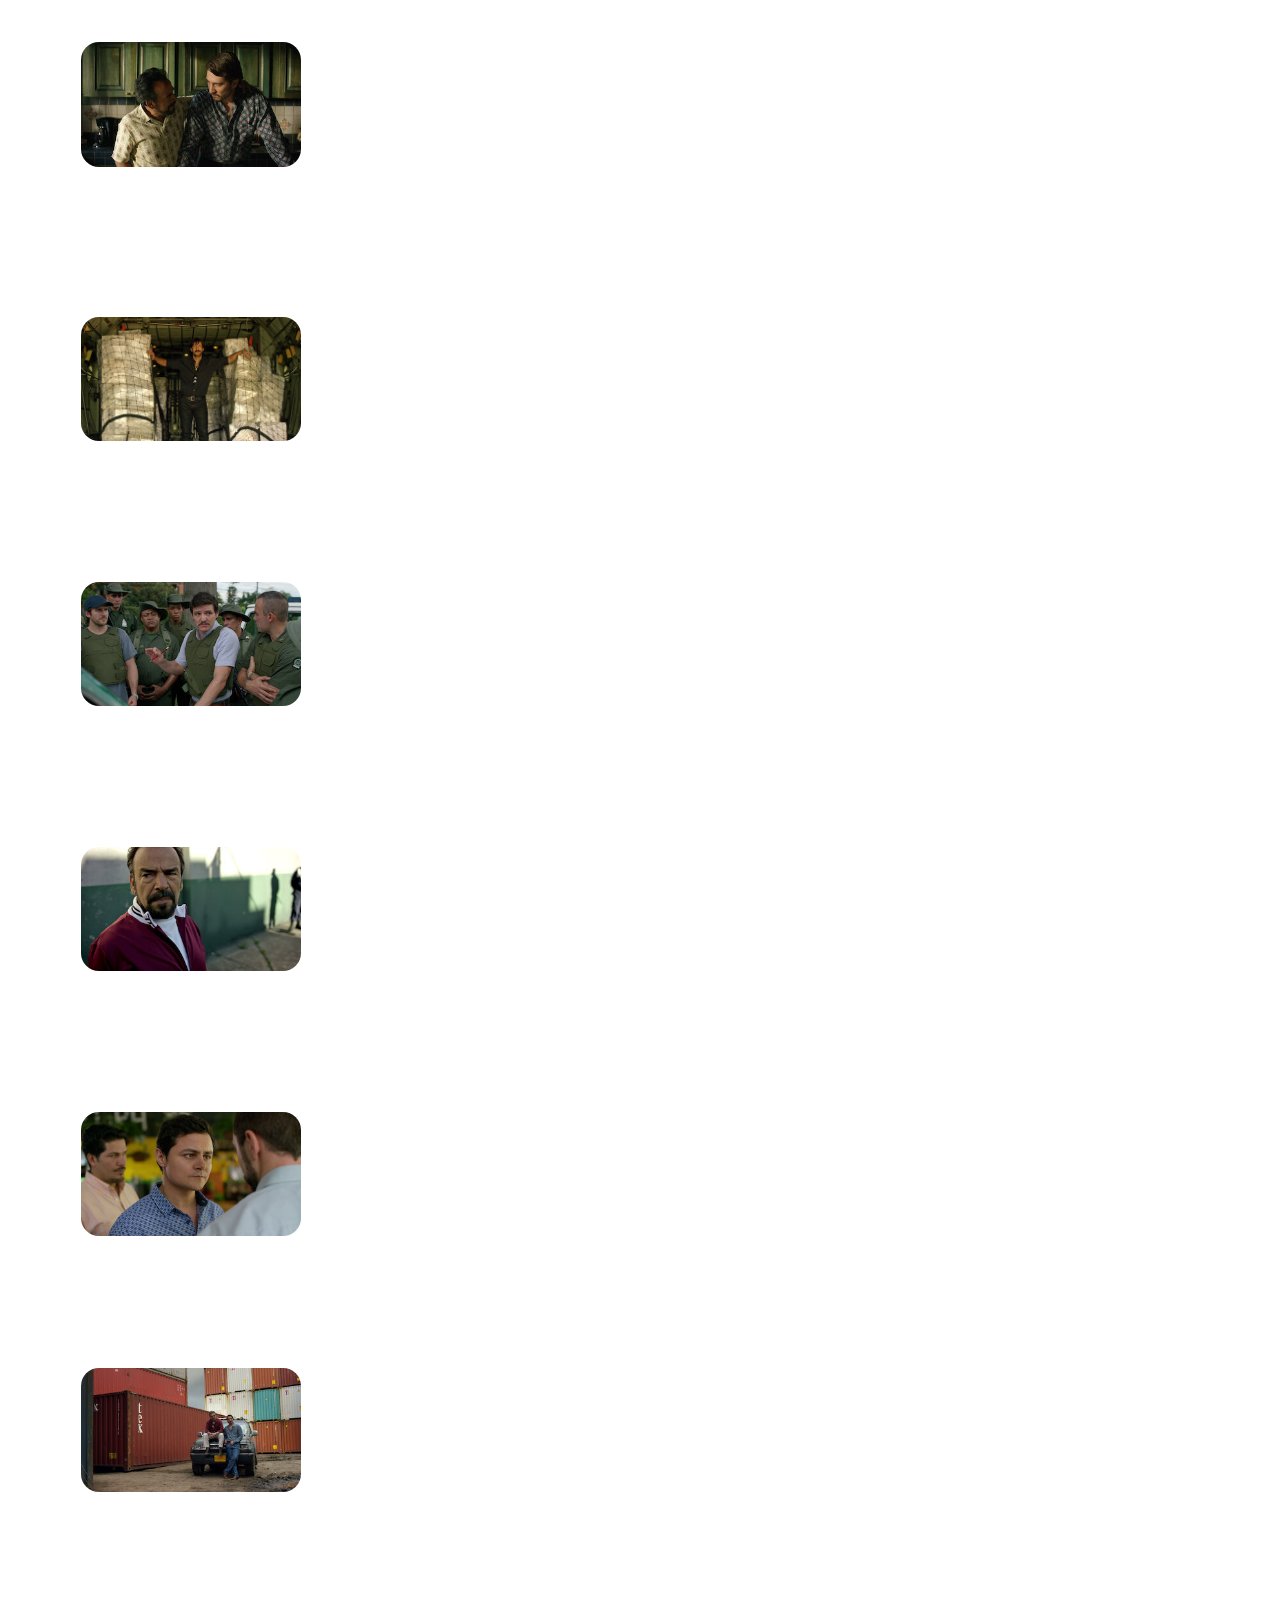
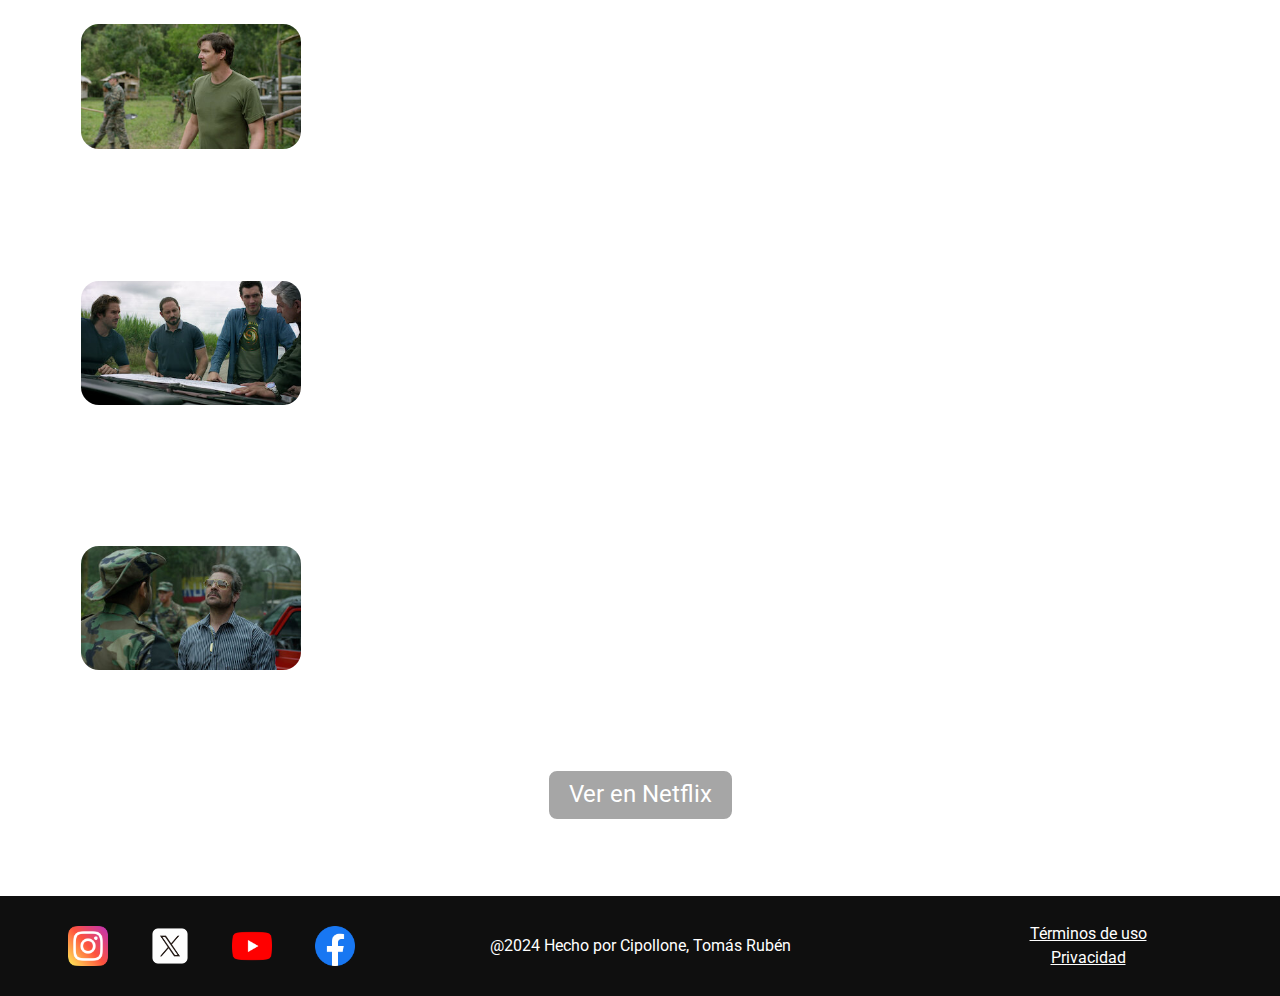
<file: capitulos_temporada_3.html>
<!DOCTYPE html>
<html lang="en">
  <head>
    <meta charset="UTF-8" />
    <meta name="viewport" content="width=device-width, initial-scale=1.0" />
    <link
      href="https://cdn.jsdelivr.net/npm/bootstrap@5.3.3/dist/css/bootstrap.min.css"
      rel="stylesheet"
      integrity="sha384-QWTKZyjpPEjISv5WaRU9OFeRpok6YctnYmDr5pNlyT2bRjXh0JMhjY6hW+ALEwIH"
      crossorigin="anonymous"
    />
    <link rel="preconnect" href="https://fonts.googleapis.com" />
    <link rel="preconnect" href="https://fonts.gstatic.com" crossorigin />
    <link
      href="https://fonts.googleapis.com/css2?family=Roboto:ital,wght@0,100;0,300;0,400;0,500;0,700;0,900;1,100;1,300;1,400;1,500;1,700;1,900&display=swap"
      rel="stylesheet"
    />
    <link rel="stylesheet" href="./css/normalize.css" />
    <link rel="stylesheet" href="./css/estilos.css" />
    <link rel="shortcut icon" href="images/netflix.png" type="image/x-icon">
    <title>Narcos Netflix</title>
  </head>
  <body>
    <header>
      <nav class="navbar navbar-expand-lg">
        <div class="container-fluid">
          <a class="navbar-brand" href="index.html">
            <img src="./images/Narcoslogo.jpg" alt="Logo Narcos" class="logo" />
          </a>
          <button
            class="navbar-toggler"
            type="button"
            data-bs-toggle="collapse"
            data-bs-target="#navbarNavDropdown"
            aria-controls="navbarNavDropdown"
            aria-expanded="false"
            aria-label="Toggle navigation"
          >
            <span class="navbar-toggler-icon"></span>
          </button>
          <div class="collapse navbar-collapse" id="navbarNavDropdown">
            <ul class="navbar-nav ms-auto">
              <li class="nav-item">
                <a class="nav-link active" aria-current="page" href="index.html"
                  >Inicio</a
                >
              </li>
              <li class="nav-item">
                <a class="nav-link" href="historiareal.html">Historia real</a>
              </li>
              <li class="nav-item dropdown">
                <a
                  class="nav-link dropdown-toggle"
                  href="#"
                  role="button"
                  data-bs-toggle="dropdown"
                  aria-expanded="false"
                  style="font-weight: 800"
                >
                  Capítulos
                </a>
                <ul class="dropdown-menu">
                  <li>
                    <a class="dropdown-item" href="capitulos_temporada_1.html"
                      >Temporada 1</a
                    >
                  </li>
                  <li>
                    <a class="dropdown-item" href="capitulos_temporada_2.html"
                      >Temporada 2</a
                    >
                  </li>
                  <li>
                    <a
                      class="dropdown-item"
                      href="capitulos_temporada_3.html"
                      style="font-weight: 800"
                      >Temporada 3</a
                    >
                  </li>
                </ul>
              </li>
              <li class="nav-item">
                <a class="nav-link" href="personajes.html">Personajes</a>
              </li>
              <li class="nav-item">
                <a class="nav-link" href="galeria.html">Galería</a>
              </li>
              <li class="nav-item">
                <a class="nav-link" href="contacto.html">Contacto</a>
              </li>
            </ul>
          </div>
        </div>
      </nav>
    </header>
    <section>
      <div class="portada" id="portada-temp-3"></div>
      <h1>Capítulos<span>Temporada 3</span></h1>
      <p class="parrafo-cap-temp">
        La tercera temporada de Narcos continúa explorando el implacable mundo
        del narcotráfico en Colombia, pero esta vez con un enfoque renovado. Con
        la caída de Pablo Escobar, el Cartel de Cali surge como el nuevo poder
        dominante en el comercio de la cocaína. Este grupo, conocido por su
        sofisticación y astucia, dirige su operación de manera diferente a su
        predecesor, enfocándose en la discreción y la corrupción a gran escala.
        Sin embargo, los desafíos no son menores, y la lucha de las autoridades
        para desmantelar el cartel se intensifica. La temporada sigue a los
        agentes de la DEA y a las fuerzas del gobierno colombiano mientras se
        enfrentan a los líderes de Cali y sus métodos meticulosamente
        planificados.
      </p>
      <article class="article-centrado">
        <div class="contenedores-capitulos">
          <h2>Capítulo 1: La estategia del cabecilla</h2>
          <div class="fotoCapitulos">
            <img
              src="images/capitulo1T3.jpg"
              alt="Portada Capitulo 1 Temporada 3"
            />
            <p>
              Con la muerte de Pablo Escobar, el Cartel de Cali se convierte en
              el nuevo líder del narcotráfico en Colombia. Los hermanos
              Rodríguez Orejuela, líderes del cartel, comienzan a expandir su
              imperio mientras la DEA pone su mira en ellos.
            </p>
          </div>
        </div>
      </article>
      <article class="article-centrado">
        <div class="contenedores-capitulos">
          <h2>Capítulo 2: El KGB de Cali</h2>
          <div class="fotoCapitulos">
            <img
              src="images/capitulo2T3.jpg"
              alt="Portada Capitulo 2 Temporada 3"
            />
            <p>
              Javier Peña regresa a Colombia para luchar contra el Cartel de
              Cali. Mientras tanto, los líderes del cartel intentan mantener un
              perfil bajo, pero los desafíos internos y externos complican sus
              planes.
            </p>
          </div>
        </div>
      </article>
      <article class="article-centrado">
        <div class="contenedores-capitulos">
          <h2>Capítulo 3: Sigue el rastro del dinero</h2>
          <div class="fotoCapitulos">
            <img
              src="images/personajes_temporada3.jpg"
              alt="Portada Capitulo 3 Temporada 3"
            />
            <p>
              La DEA sigue el rastro del dinero para desmantelar el cartel.
              Gilberto Rodríguez Orejuela enfrenta problemas legales, y la
              tensión dentro del cartel crece a medida que se sienten más
              acorralados.
            </p>
          </div>
        </div>
      </article>
      <article class="article-centrado">
        <div class="contenedores-capitulos">
          <h2>Capítulo 4: Jaque mate</h2>
          <div class="fotoCapitulos">
            <img
              src="images/capitulo4T3.jpg"
              alt="Portada Capitulo 4 Temporada 3"
            />
            <p>
              Las tensiones dentro del Cartel de Cali aumentan cuando la DEA se
              acerca. Pacho Herrera, uno de los líderes del cartel, debe tomar
              decisiones difíciles para proteger sus intereses.
            </p>
          </div>
        </div>
      </article>
      <article class="article-centrado">
        <div class="contenedores-capitulos">
          <h2>Capítulo 5: MRO</h2>
          <div class="fotoCapitulos">
            <img
              src="images/capitulo5T3.jpg"
              alt="Portada Capitulo 5 Temporada 3"
            />
            <p>
              Miguel Rodríguez Orejuela asume el control del cartel mientras su
              hermano Gilberto está en prisión. La DEA intensifica sus
              esfuerzos, y el cartel lucha por mantenerse unido bajo la presión
              creciente.
            </p>
          </div>
        </div>
      </article>
      <article class="article-centrado">
        <div class="contenedores-capitulos">
          <h2>Capítulo 6: No hay plan perfecto</h2>
          <div class="fotoCapitulos">
            <img
              src="images/capitulo6T3.jpg"
              alt="Portada Capitulo 6 Temporada 3"
            />
            <p>
              La DEA lanza una operación audaz para capturar a los líderes del
              cartel. Miguel enfrenta una traición interna y debe tomar medidas
              drásticas para mantener su poder.
            </p>
          </div>
        </div>
      </article>
      <article class="article-centrado">
        <div class="contenedores-capitulos">
          <h2>Capítulo 7: Sin salida</h2>
          <div class="fotoCapitulos">
            <img
              src="images/capitulo7T3.jpg"
              alt="Portada Capitulo 7 Temporada 3"
            />
            <p>
              Las operaciones de la DEA están cada vez más cerca de desmantelar
              el cartel. Los líderes del Cartel de Cali comienzan a sentir el
              calor, y sus opciones se reducen.
            </p>
          </div>
        </div>
      </article>
      <article class="article-centrado">
        <div class="contenedores-capitulos">
          <h2>Capítulo 8: Convivir</h2>
          <div class="fotoCapitulos">
            <img
              src="images/capitulo8T3.jpg"
              alt="Portada Capitulo 8 Temporada 3"
            />
            <p>
              El Cartel de Cali intenta negociar con el gobierno colombiano para
              evitar la cárcel. La DEA sigue su persecución implacable, y los
              líderes del cartel deben hacer sacrificios difíciles.
            </p>
          </div>
        </div>
      </article>
      <article class="article-centrado">
        <div class="contenedores-capitulos">
          <h2>Capítulo 9: Todos los hombres del presidente</h2>
          <div class="fotoCapitulos">
            <img
              src="images/capitulo9T3.jpg"
              alt="Portada Capitulo 9 Temporada 3"
            />
            <p>
              El fin del Cartel de Cali se acerca. Javier Peña y su equipo están
              decididos a capturar a los últimos miembros del cartel, mientras
              los líderes restantes luchan por su supervivencia.
            </p>
          </div>
        </div>
      </article>
      <article class="article-centrado">
        <div class="contenedores-capitulos">
          <h2>Capítulo 10: De vuelta a Cali</h2>
          <div class="fotoCapitulos">
            <img
              src="images/capitulo10T3.jpg"
              alt="Portada Capitulo 10 Temporada 3"
            />
            <p>
              La caída final del Cartel de Cali. La DEA logra desmantelar el
              cartel, y los líderes enfrentan las consecuencias de sus acciones.
              Javier Peña reflexiona sobre su papel en la guerra contra las
              drogas.
            </p>
          </div>
        </div>
      </article>
    </section>
    <section class="botones">
      <div>
        <a href="https://www.netflix.com/title/80025172" target="_blank"
          ><button>Ver en Netflix</button></a
        >
      </div>
    </section>
    <footer>
      <div> 
        <a href="https://www.instagram.com/narcos/" target="_blank"
          ><img src="images/instagram.png" alt="Logo Instagram"
        /></a>
        <a href="https://x.com/narcosnetflix?lang=es" target="_blank"
          ><img src="images/xblanco.png" alt="Logo X"
        /></a>
        <a href="https://www.youtube.com/watch?v=_-K9bEHIl_k" target="_blank"
          ><img src="images/youtube.png" alt="Logo Youtube"
        /></a>
        <a
          href="https://www.facebook.com/NetflixArg/?brand_redir=268372269857888" target="_blank"
          ><img src="images/facebook.png" alt="Logo Facebook"
        /></a>
      </div>
      <div>
        <p>@2024 Hecho por Cipollone, Tomás Rubén</p>
      </div>
      <div>
        <p>
          <a
            href="https://help.netflix.com/es-es/legal/termsofuse"
            target="_blank"
            >Términos de uso</a
          >
        </p>
        <p>
          <a href="https://help.netflix.com/es-es/legal/privacy" target="_blank"
            >Privacidad</a
          >
        </p>
      </div>
    </footer>
    <script
      src="https://cdn.jsdelivr.net/npm/bootstrap@5.3.3/dist/js/bootstrap.bundle.min.js"
      integrity="sha384-YvpcrYf0tY3lHB60NNkmXc5s9fDVZLESaAA55NDzOxhy9GkcIdslK1eN7N6jIeHz"
      crossorigin="anonymous"
    ></script>
  </body>
</html>
</file>
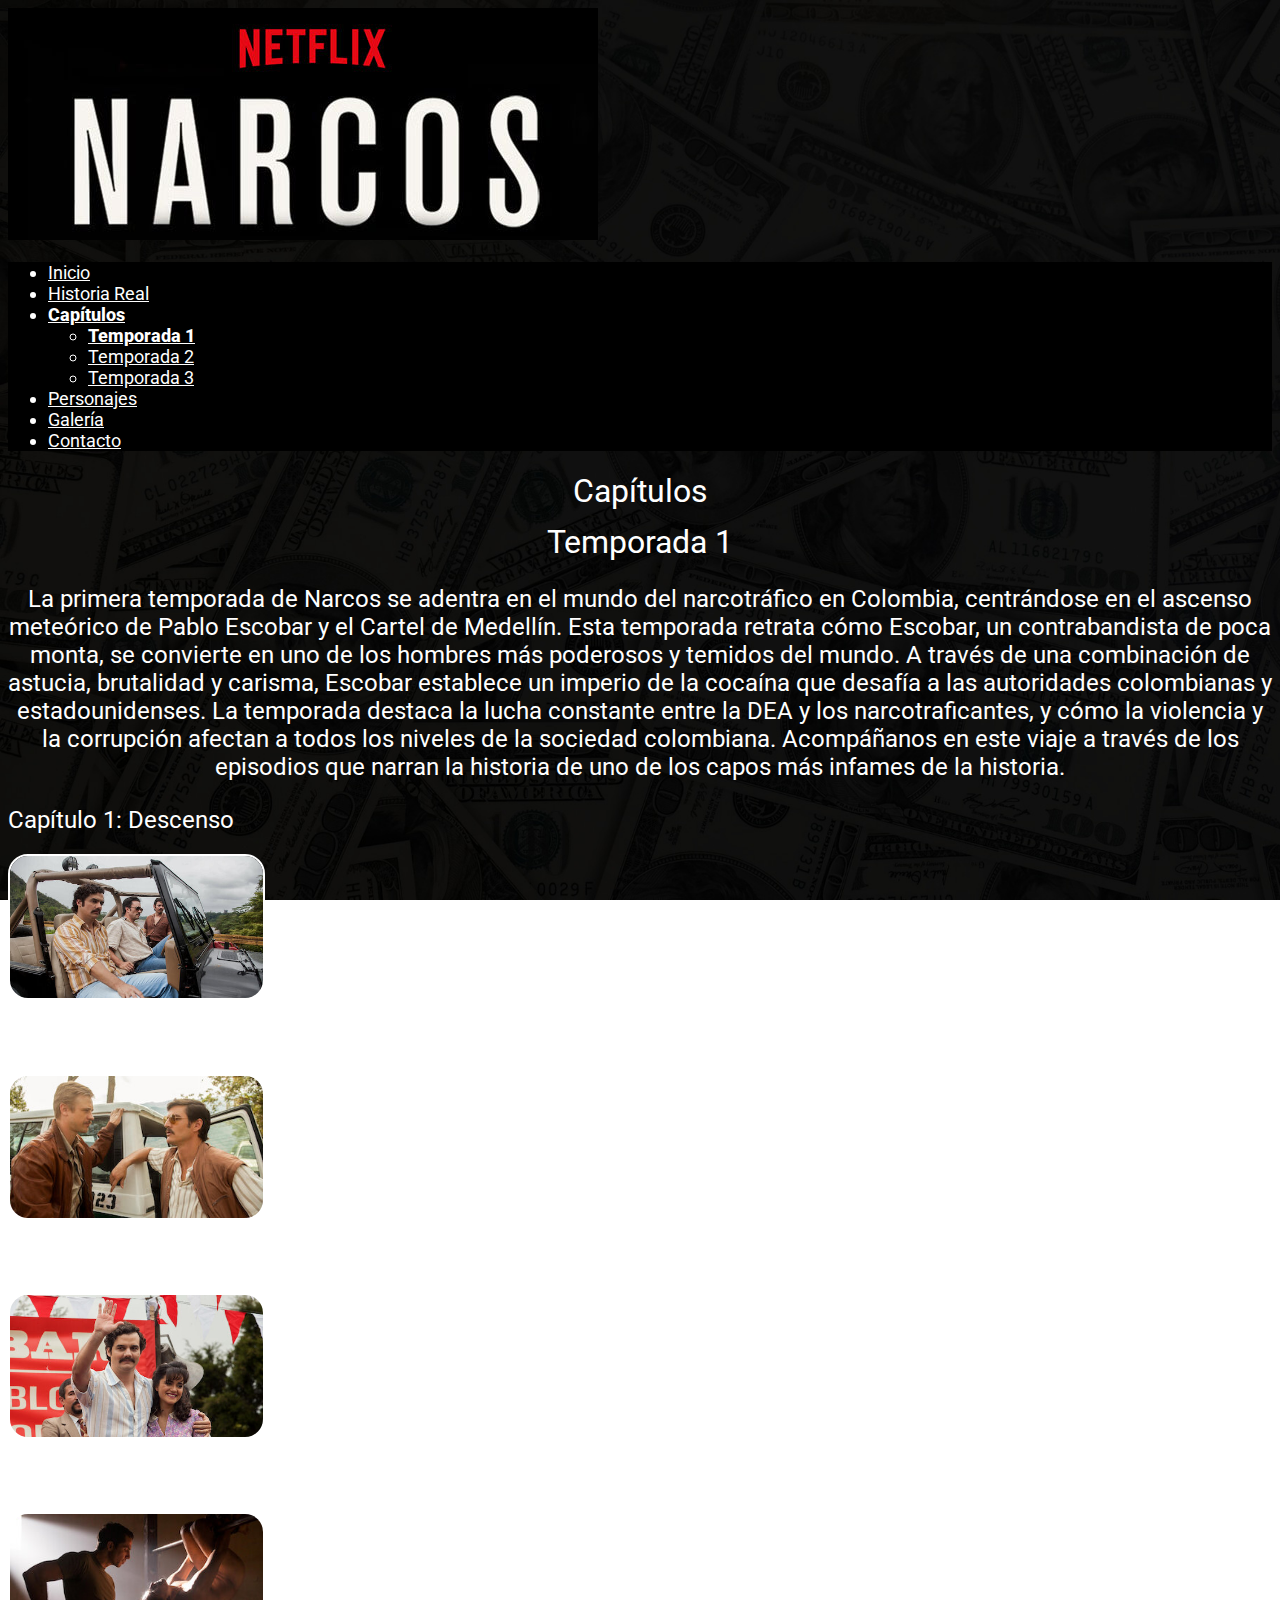
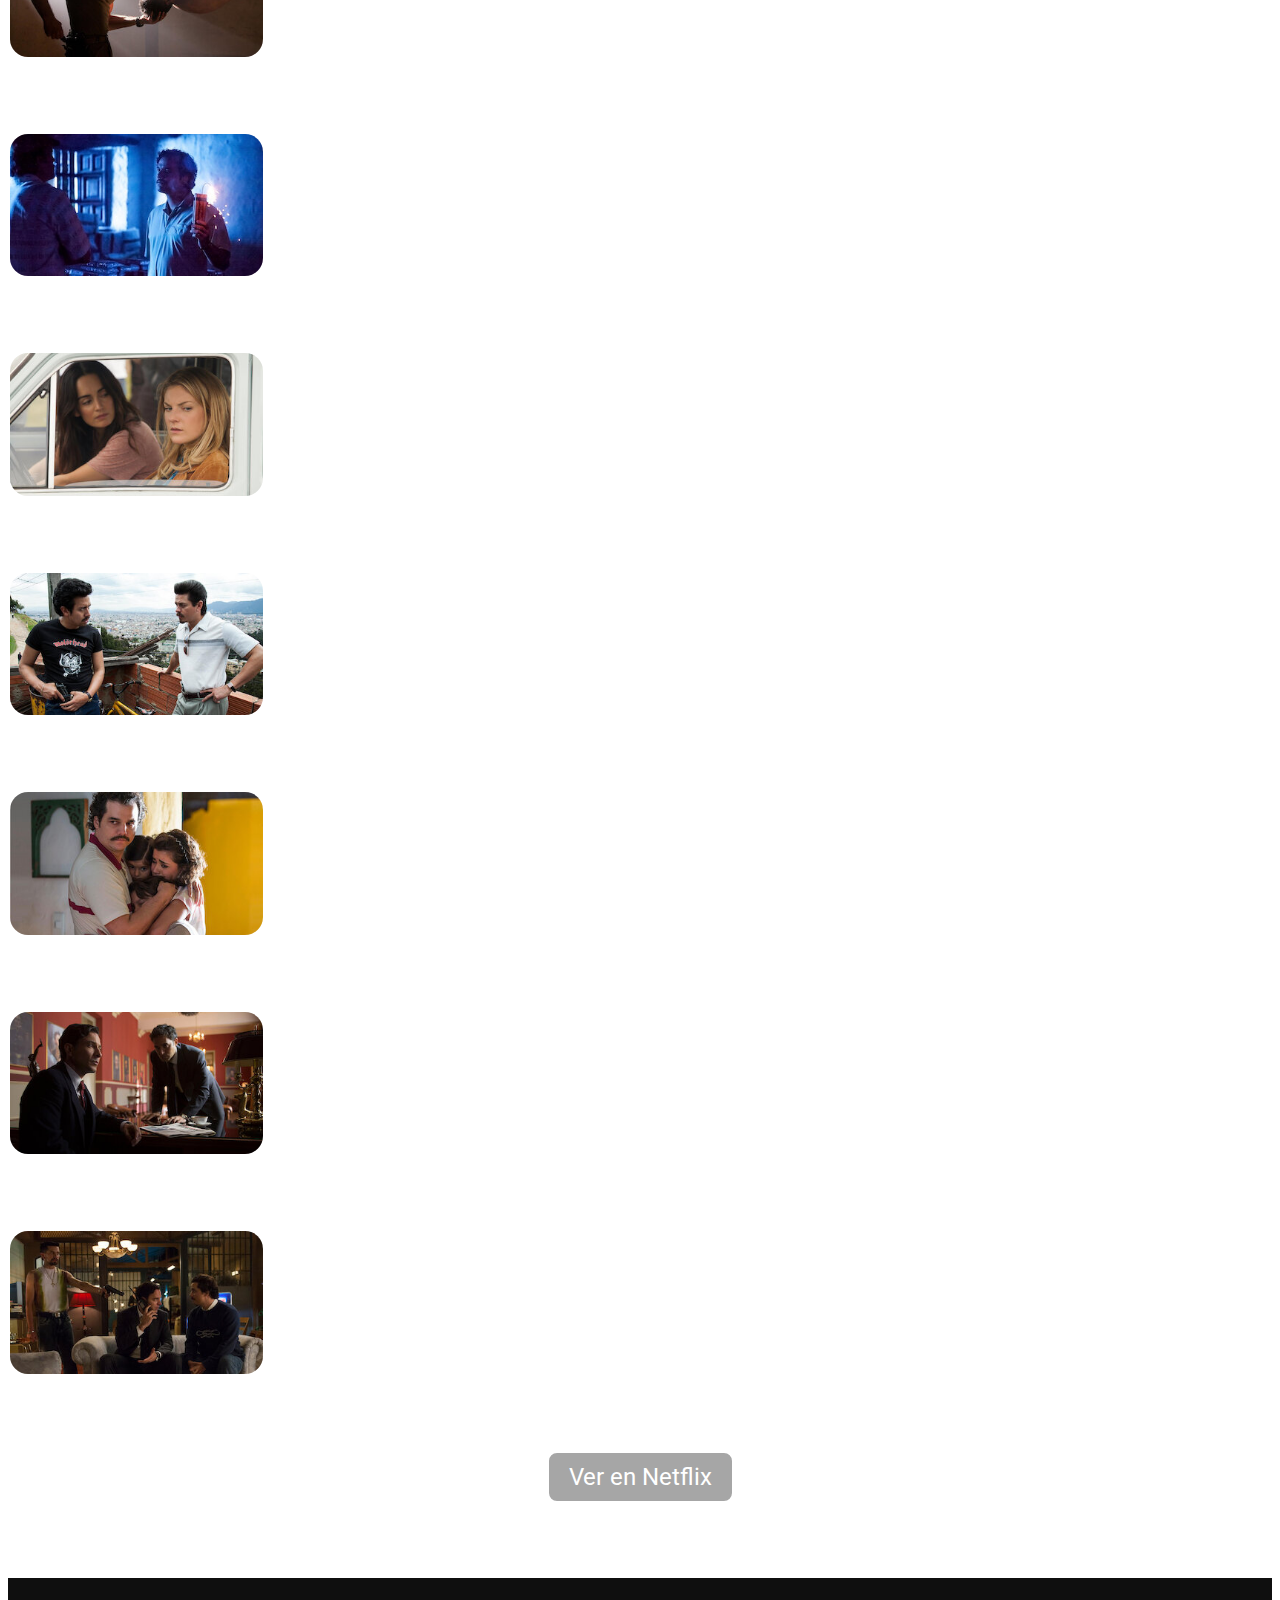
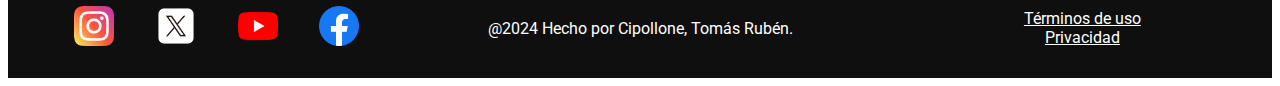
<file: capitulosTemp1.html>
<!DOCTYPE html>
<html lang="en">
<head>
    <meta charset="UTF-8">
    <meta name="viewport" content="width=device-width, initial-scale=1.0">
    <link rel="stylesheet" type="text/css" href="css/estilos.css">
    <link rel="preconnect" href="https://fonts.googleapis.com">
    <link rel="preconnect" href="https://fonts.gstatic.com" crossorigin>
    <link href="https://fonts.googleapis.com/css2?family=Roboto:ital,wght@0,100;0,300;0,400;0,500;0,700;0,900;1,100;1,300;1,400;1,500;1,700;1,900&display=swap" rel="stylesheet">
    <title>Narcos Netflix</title>
</head>
<body>
    <header id="header">
        <a href="index.html"><img src="images/Narcoslogo.jpg" alt="Logo Narcos"></a>
        <nav>
            <ul class="menu">
                <li><a href="index.html" >Inicio</a></li>
                <li><a href="historiareal.html">Historia Real</a></li>
                <li><a href="capitulos.html" style="font-weight: 800;">Capítulos</a>
                    <ul class="submenu">
                        <li><a href="capitulosTemp1.html" style="font-weight: 800;">Temporada 1</li></a>
                        <li><a href="capitulosTemp2.html">Temporada 2</li></a>
                        <li><a href="capitulosTemp3.html">Temporada 3</li></a>
                    </ul>    
                </li>
                <li><a href="personajes.html">Personajes</a></li>
                <li><a href="galeria.html">Galería</a></li>
                <li><a href="contacto.html">Contacto</a></li>
            </ul>
        </nav>
    </header>
    <section>
        <h1>Capítulos<span>Temporada 1</span></h1>
        <p style="font-size: 1.5rem; text-align: center;">La primera temporada de Narcos se adentra en el mundo del narcotráfico en Colombia, centrándose en el ascenso meteórico de Pablo Escobar y el Cartel de Medellín. Esta temporada retrata cómo Escobar, un contrabandista de poca monta, se convierte en uno de los hombres más poderosos y temidos del mundo. A través de una combinación de astucia, brutalidad y carisma, Escobar establece un imperio de la cocaína que desafía a las autoridades colombianas y estadounidenses. La temporada destaca la lucha constante entre la DEA y los narcotraficantes, y cómo la violencia y la corrupción afectan a todos los niveles de la sociedad colombiana. Acompáñanos en este viaje a través de los episodios que narran la historia de uno de los capos más infames de la historia.</p>
        <article>
            <div style="margin: 2% 0%;">
                <h2>Capítulo 1: Descenso</h2>
                <div class="fotoCapitulos">
                    <img src="images/personajes_temporada1.jpg" alt="Portada Personajes Temporada 1">
                    <p>El primer episodio introduce a Pablo Escobar y muestra cómo inicia su negocio de tráfico de cocaína, destacando sus primeras alianzas y enfrentamientos.</p>
                </div>
            </div>
        </article>
        <article>
            <div style="margin: 2% 0%;">
                <h2>Capítulo 2: La espada de Simón Bolívar</h2>
                <div class="fotoCapitulos">
                    <img src="images/capitulo2T1.jpg" alt="Portada Personajes Temporada 2">
                    <p>La DEA comienza a investigar a Escobar, mientras este se expande agresivamente en el negocio de la cocaína.</p>
                </div>
            </div>
        </article>
        <article>
            <div style="margin: 2% 0%;">
                <h2>Capítulo 3: Los hombres de siempre</h2>
                <div class="fotoCapitulos">
                    <img src="images/foto_index.jpg" alt="Portada Personajes Temporada 3">
                    <p>Escobar utiliza su riqueza para entrar en la política, pero sus métodos despiertan sospechas y enemigos poderosos.</p>
                </div>
            </div>
        </article>
        <article>
            <div style="margin: 2% 0%;">
                <h2>Capítulo 4: El palacio en llamas</h2>
                <div class="fotoCapitulos">
                    <img src="images/capitulo4T1.jpg" alt="Portada Personajes Temporada 3">
                    <p>La violencia aumenta cuando Escobar se enfrenta al gobierno colombiano y se alía con otros narcotraficantes.</p>
                </div>
            </div>
        </article>
        <article>
            <div style="margin: 2% 0%;">
                <h2>Capítulo 5: Habrá un futuro</h2>
                <div class="fotoCapitulos">
                    <img src="images/capitulo5T1.jpg" alt="Portada Personajes Temporada 3">
                    <p>La DEA intensifica su caza contra Escobar, mientras este refuerza su poder en el Cartel de Medellín.</p>
                </div>
            </div>
        </article>
        <article>
            <div style="margin: 2% 0%;">
                <h2>Capítulo 6: Explosivos</h2>
                <div class="fotoCapitulos">
                    <img src="images/capitulo6T1.jpg" alt="Portada Personajes Temporada 3">
                    <p>Escobar muestra su crueldad utilizando coches bomba y otros métodos violentos para intimidar a sus enemigos.</p>
                </div>
            </div>
        </article>
        <article>
            <div style="margin: 2% 0%;">
                <h2>Capítulo 7: Llorarás lágrimas de sangre</h2>
                <div class="fotoCapitulos">
                    <img src="images/capitulo7T1.jpg" alt="Portada Personajes Temporada 3">
                    <p>La guerra entre el gobierno y Escobar se intensifica, afectando a civiles y aumentando la presión sobre ambos bandos.</p>
                </div>
            </div>
        </article>
        <article>
            <div style="margin: 2% 0%;">
                <h2>Capítulo 8: La gran mentira</h2>
                <div class="fotoCapitulos">
                    <img src="images/capitulo8T1.jpg" alt="Portada Personajes Temporada 3">
                    <p>Escobar enfrenta traiciones y la amenaza creciente de la DEA y el gobierno, luchando por mantener su imperio.</p>
                </div>
            </div>
        </article>
        <article>
            <div style="margin: 2% 0%;">
                <h2>Capítulo 9: La Catedral</h2>
                <div class="fotoCapitulos">
                    <img src="images/capitulo9T1.jpg" alt="Portada Personajes Temporada 3">
                    <p>Escobar negocia su rendición a cambio de construir su propia cárcel de lujo, "La Catedral".</p>
                </div>
            </div>
        </article>
        <article>
            <div style="margin: 2% 0%;">
                <h2>Capítulo 10: Despegue</h2>
                <div class="fotoCapitulos">
                    <img src="images/capitulo10T1.jpg" alt="Portada Personajes Temporada 3">
                    <p>El final de la temporada muestra a Escobar en "La Catedral", preparándose para nuevas confrontaciones mientras la DEA y el gobierno planean su siguiente movida.</p>
                </div>
            </div>
        </article>
    </section>
    <section class="botones">
        <div>
            <a href="https://www.netflix.com/title/80025172" target="_blank"><button>Ver en Netflix</button></a>
        </div>
    </section>
    <footer>
        <div>
            <a href="https://www.instagram.com/narcos/"><img src="images/instagram.png" alt="Logo Instagram"></a>
            <a href="https://x.com/narcosnetflix?lang=es"><img src="images/xblanco.png" alt="Logo X"></a>
            <a href="https://www.youtube.com/watch?v=_-K9bEHIl_k"><img src="images/youtube.png" alt="Logo Youtube"></a>
            <a href="https://www.facebook.com/NetflixArg/?brand_redir=268372269857888"><img src="images/facebook.png" alt="Logo Facebook"></a>
        </div>
        <div>
            <p>@2024 Hecho por Cipollone, Tomás Rubén.</p>
        </div>
        <div>
            <p><a href="https://help.netflix.com/es-es/legal/termsofuse" target="_blank">Términos de uso</a></p>
            <p><a href="https://help.netflix.com/es-es/legal/privacy" target="_blank">Privacidad</a></p>
            
        </div>
    </footer>
</body>
</html>
</file>
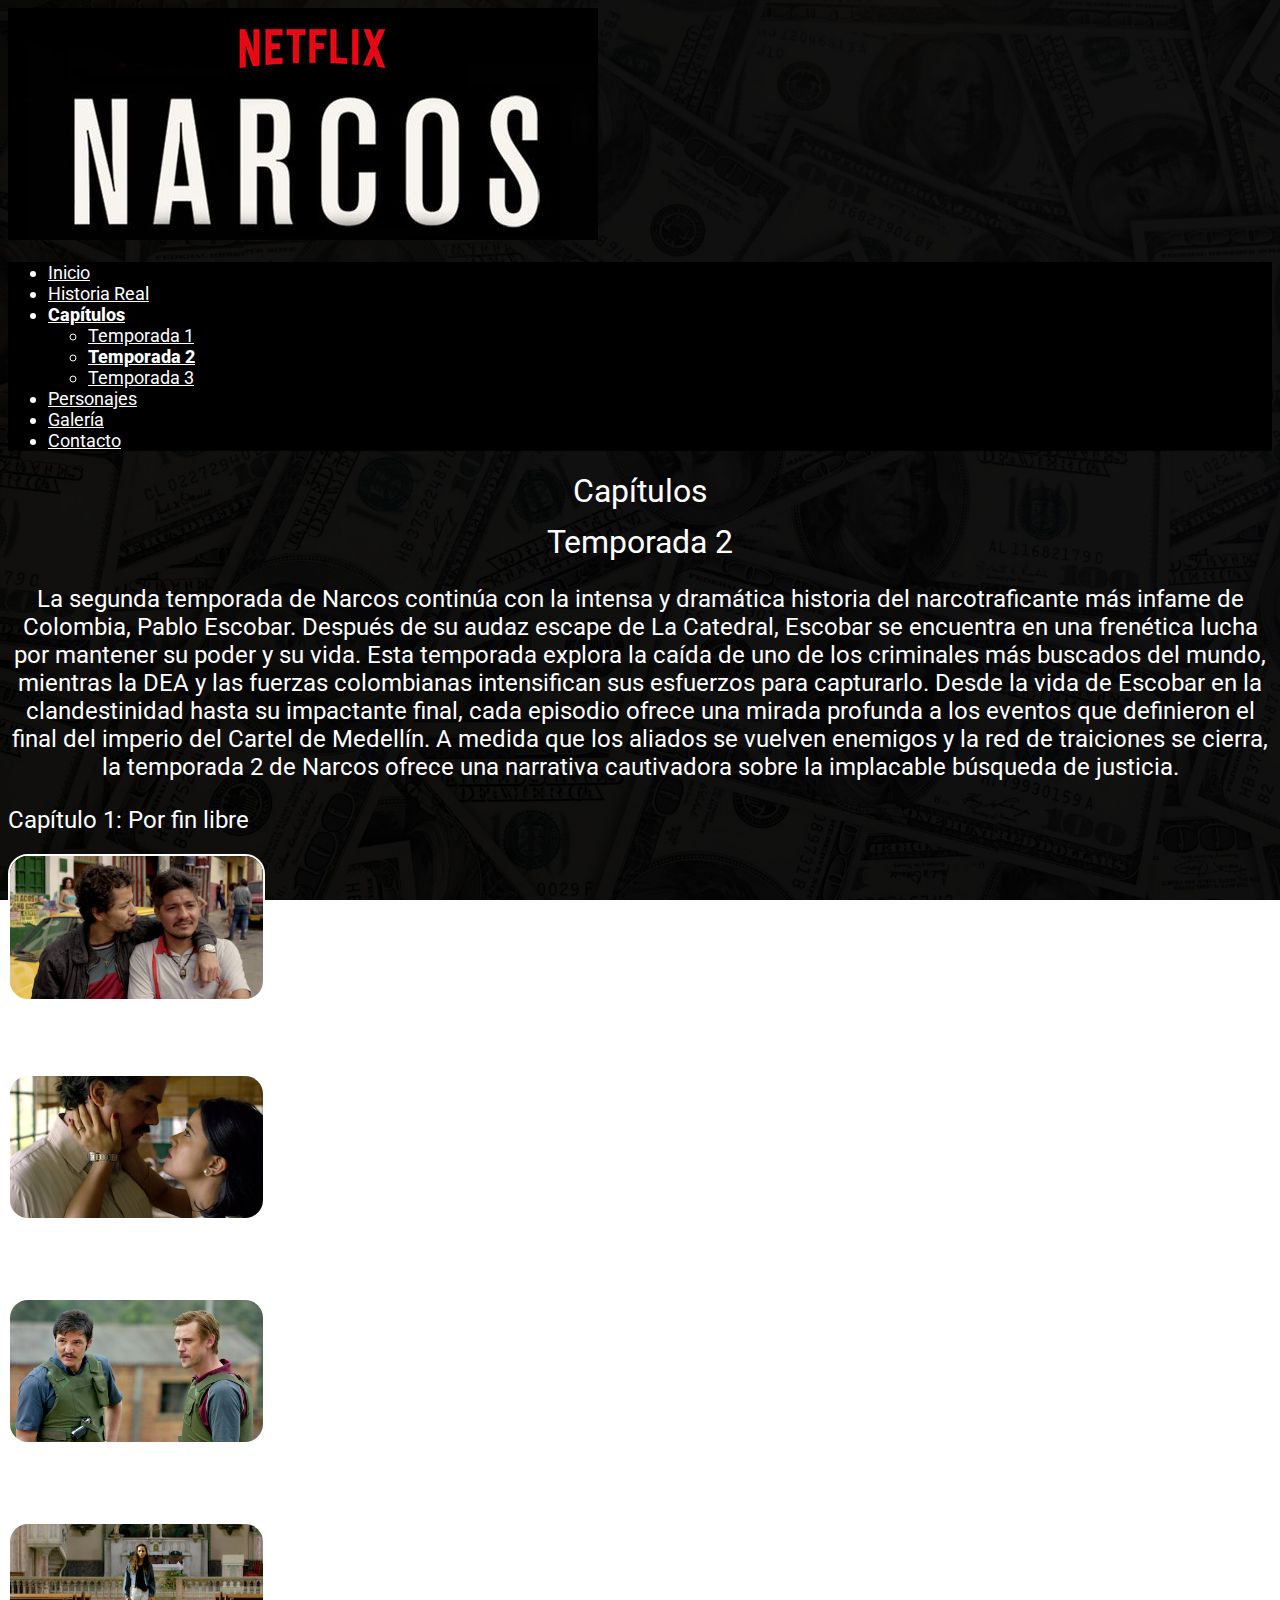
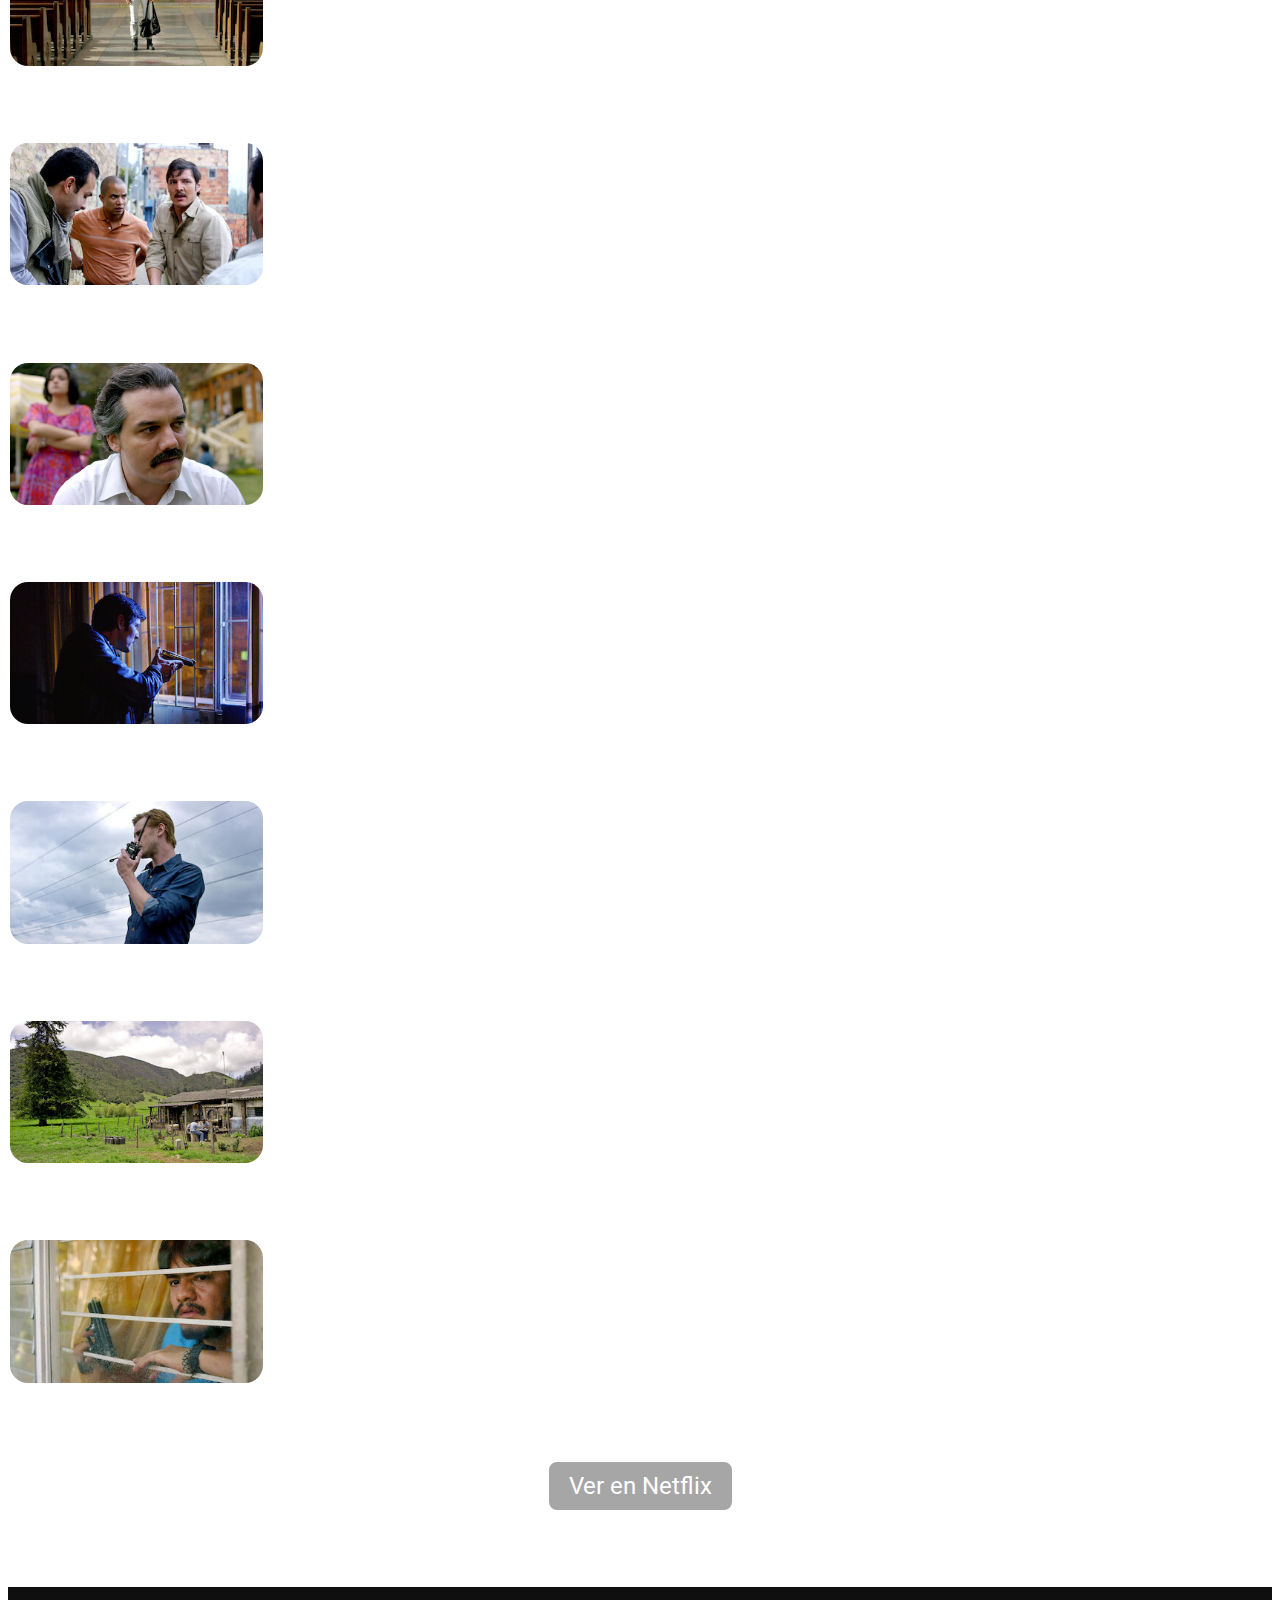
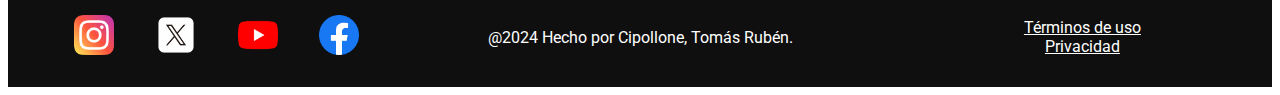
<file: capitulosTemp2.html>
<!DOCTYPE html>
<html lang="en">
<head>
    <meta charset="UTF-8">
    <meta name="viewport" content="width=device-width, initial-scale=1.0">
    <link rel="stylesheet" type="text/css" href="css/estilos.css">
    <link rel="preconnect" href="https://fonts.googleapis.com">
    <link rel="preconnect" href="https://fonts.gstatic.com" crossorigin>
    <link href="https://fonts.googleapis.com/css2?family=Roboto:ital,wght@0,100;0,300;0,400;0,500;0,700;0,900;1,100;1,300;1,400;1,500;1,700;1,900&display=swap" rel="stylesheet">
    <title>Narcos Netflix</title>
</head>
<body>
    <header id="header">
        <a href="index.html"><img src="images/Narcoslogo.jpg" alt="Logo Narcos"></a>
        <nav>
            <ul class="menu">
                <li><a href="index.html" >Inicio</a></li>
                <li><a href="historiareal.html">Historia Real</a></li>
                <li><a href="capitulos.html" style="font-weight: 800;">Capítulos</a>
                    <ul class="submenu">
                        <li><a href="capitulosTemp1.html">Temporada 1</li></a>
                        <li><a href="capitulosTemp2.html" style="font-weight: 800;">Temporada 2</li></a>
                        <li><a href="capitulosTemp3.html">Temporada 3</li></a>
                    </ul>    
                </li>
                <li><a href="personajes.html">Personajes</a></li>
                <li><a href="galeria.html">Galería</a></li>
                <li><a href="contacto.html">Contacto</a></li>
            </ul>
        </nav>
    </header>
    <section>
        <h1>Capítulos<span>Temporada 2</span></h1>
        <p style="font-size: 1.5rem; text-align: center;">La segunda temporada de Narcos continúa con la intensa y dramática historia del narcotraficante más infame de Colombia, Pablo Escobar. Después de su audaz escape de La Catedral, Escobar se encuentra en una frenética lucha por mantener su poder y su vida. Esta temporada explora la caída de uno de los criminales más buscados del mundo, mientras la DEA y las fuerzas colombianas intensifican sus esfuerzos para capturarlo. Desde la vida de Escobar en la clandestinidad hasta su impactante final, cada episodio ofrece una mirada profunda a los eventos que definieron el final del imperio del Cartel de Medellín. A medida que los aliados se vuelven enemigos y la red de traiciones se cierra, la temporada 2 de Narcos ofrece una narrativa cautivadora sobre la implacable búsqueda de justicia.</p>
        <article>
            <div style="margin: 2% 0%;">
                <h2>Capítulo 1: Por fin libre</h2>
                <div class="fotoCapitulos">
                    <img src="images/capitulo1T2.jpg" alt="Portada Personajes Temporada 1">
                    <p>Pablo Escobar ha escapado de La Catedral y se encuentra en fuga. El gobierno colombiano intensifica sus esfuerzos para capturarlo, mientras Escobar se enfrenta a desafíos dentro y fuera de su organización.</p>
                </div>
            </div>
        </article>
        <article>
            <div style="margin: 2% 0%;">
                <h2>Capítulo 2: Cambalache</h2>
                <div class="fotoCapitulos">
                    <img src="images/capitulo2T2.jpg" alt="Portada Personajes Temporada 2">
                    <p>Con Escobar huyendo, el Bloque de Búsqueda redobla sus esfuerzos. Los agentes Peña y Murphy se acercan más a su objetivo mientras enfrentan las consecuencias de la violencia de Escobar.</p>
                </div>
            </div>
        </article>
        <article>
            <div style="margin: 2% 0%;">
                <h2>Capítulo 3: Nuestro hombre en Madrid</h2>
                <div class="fotoCapitulos">
                    <img src="images/foto_index2.jpg" alt="Portada Personajes Temporada 3">
                    <p>El Cartel de Medellín se enfrenta a una creciente presión por parte de las autoridades y sus rivales. La guerra por el control de los territorios se intensifica y los aliados de Escobar comienzan a dudar de su liderazgo.</p>
                </div>
            </div>
        </article>
        <article>
            <div style="margin: 2% 0%;">
                <h2>Capítulo 4: El bueno, el malo y el muerto</h2>
                <div class="fotoCapitulos">
                    <img src="images/capitulo4T2.jpg" alt="Portada Personajes Temporada 3">
                    <p>La estructura del Cartel de Medellín comienza a desmoronarse. Los agentes de la DEA y el Bloque de Búsqueda ven la oportunidad de acercarse a Escobar.</p>
                </div>
            </div>
        </article>
        <article>
            <div style="margin: 2% 0%;">
                <h2>Capítulo 5: Los enemigos de mi enemigo</h2>
                <div class="fotoCapitulos">
                    <img src="images/capitulo5T2.jpg" alt="Portada Personajes Temporada 3">
                    <p>Las fuerzas del gobierno y Los Pepes unen esfuerzos para derribar el imperio de Escobar. Las lealtades se ponen a prueba y las traiciones se vuelven más frecuentes.</p>
                </div>
            </div>
        </article>
        <article>
            <div style="margin: 2% 0%;">
                <h2>Capítulo 6: Los Pepes</h2>
                <div class="fotoCapitulos">
                    <img src="images/personajes_temporada2.jpg" alt="Portada Personajes Temporada 3">
                    <p>Aparece un nuevo grupo, Los Pepes, decidido a acabar con Escobar y su imperio. La violencia aumenta y las lealtades se ponen a prueba mientras los enemigos de Escobar se unen.</p>
                </div>
            </div>
        </article>
        <article>
            <div style="margin: 2% 0%;">
                <h2>Capítulo 7: Deutschland 93</h2>
                <div class="fotoCapitulos">
                    <img src="images/capitulo7T2.jpg" alt="Portada Personajes Temporada 3">
                    <p>Escobar intenta negociar su rendición para proteger a su familia, pero el gobierno rechaza sus condiciones. La caza del capo se vuelve aún más intensa.</p>
                </div>
            </div>
        </article>
        <article>
            <div style="margin: 2% 0%;">
                <h2>Capítulo 8: El Patrón se queda solo</h2>
                <div class="fotoCapitulos">
                    <img src="images/capitulo8T2.jpg" alt="Portada Personajes Temporada 3">
                    <p>Escobar se enfrenta a la presión constante de las autoridades y los enemigos que buscan derribarlo. Sus días están contados mientras la situación se vuelve insostenible.</p>
                </div>
            </div>
        </article>
        <article>
            <div style="margin: 2% 0%;">
                <h2>Capítulo 9: Nuestra finca</h2>
                <div class="fotoCapitulos">
                    <img src="images/capitulo9T2.jpg" alt="Portada Personajes Temporada 3">
                    <p>Con Escobar cada vez más aislado, el Bloque de Búsqueda se acerca más que nunca. La lucha interna y las traiciones dentro de su organización aumentan.</p>
                </div>
            </div>
        </article>
        <article>
            <div style="margin: 2% 0%;">
                <h2>Capítulo 10: ¡Al fin cayó!</h2>
                <div class="fotoCapitulos">
                    <img src="images/capitulo10T2.jpg" alt="Portada Personajes Temporada 3">
                    <p>El final de la persecución de Escobar se acerca. La dramática culminación de la caza lleva a su muerte, cerrando un capítulo oscuro en la historia de Colombia.</p>
                </div>
            </div>
        </article>
    </section>
    <section class="botones">
        <div>
            <a href="https://www.netflix.com/title/80025172" target="_blank"><button>Ver en Netflix</button></a>
        </div>
    </section>
    <footer>
        <div>
            <a href="https://www.instagram.com/narcos/"><img src="images/instagram.png" alt="Logo Instagram"></a>
            <a href="https://x.com/narcosnetflix?lang=es"><img src="images/xblanco.png" alt="Logo X"></a>
            <a href="https://www.youtube.com/watch?v=_-K9bEHIl_k"><img src="images/youtube.png" alt="Logo Youtube"></a>
            <a href="https://www.facebook.com/NetflixArg/?brand_redir=268372269857888"><img src="images/facebook.png" alt="Logo Facebook"></a>
        </div>
        <div>
            <p>@2024 Hecho por Cipollone, Tomás Rubén.</p>
        </div>
        <div>
            <p><a href="https://help.netflix.com/es-es/legal/termsofuse" target="_blank">Términos de uso</a></p>
            <p><a href="https://help.netflix.com/es-es/legal/privacy" target="_blank">Privacidad</a></p>
            
        </div>
    </footer>
</body>
</html>
</file>
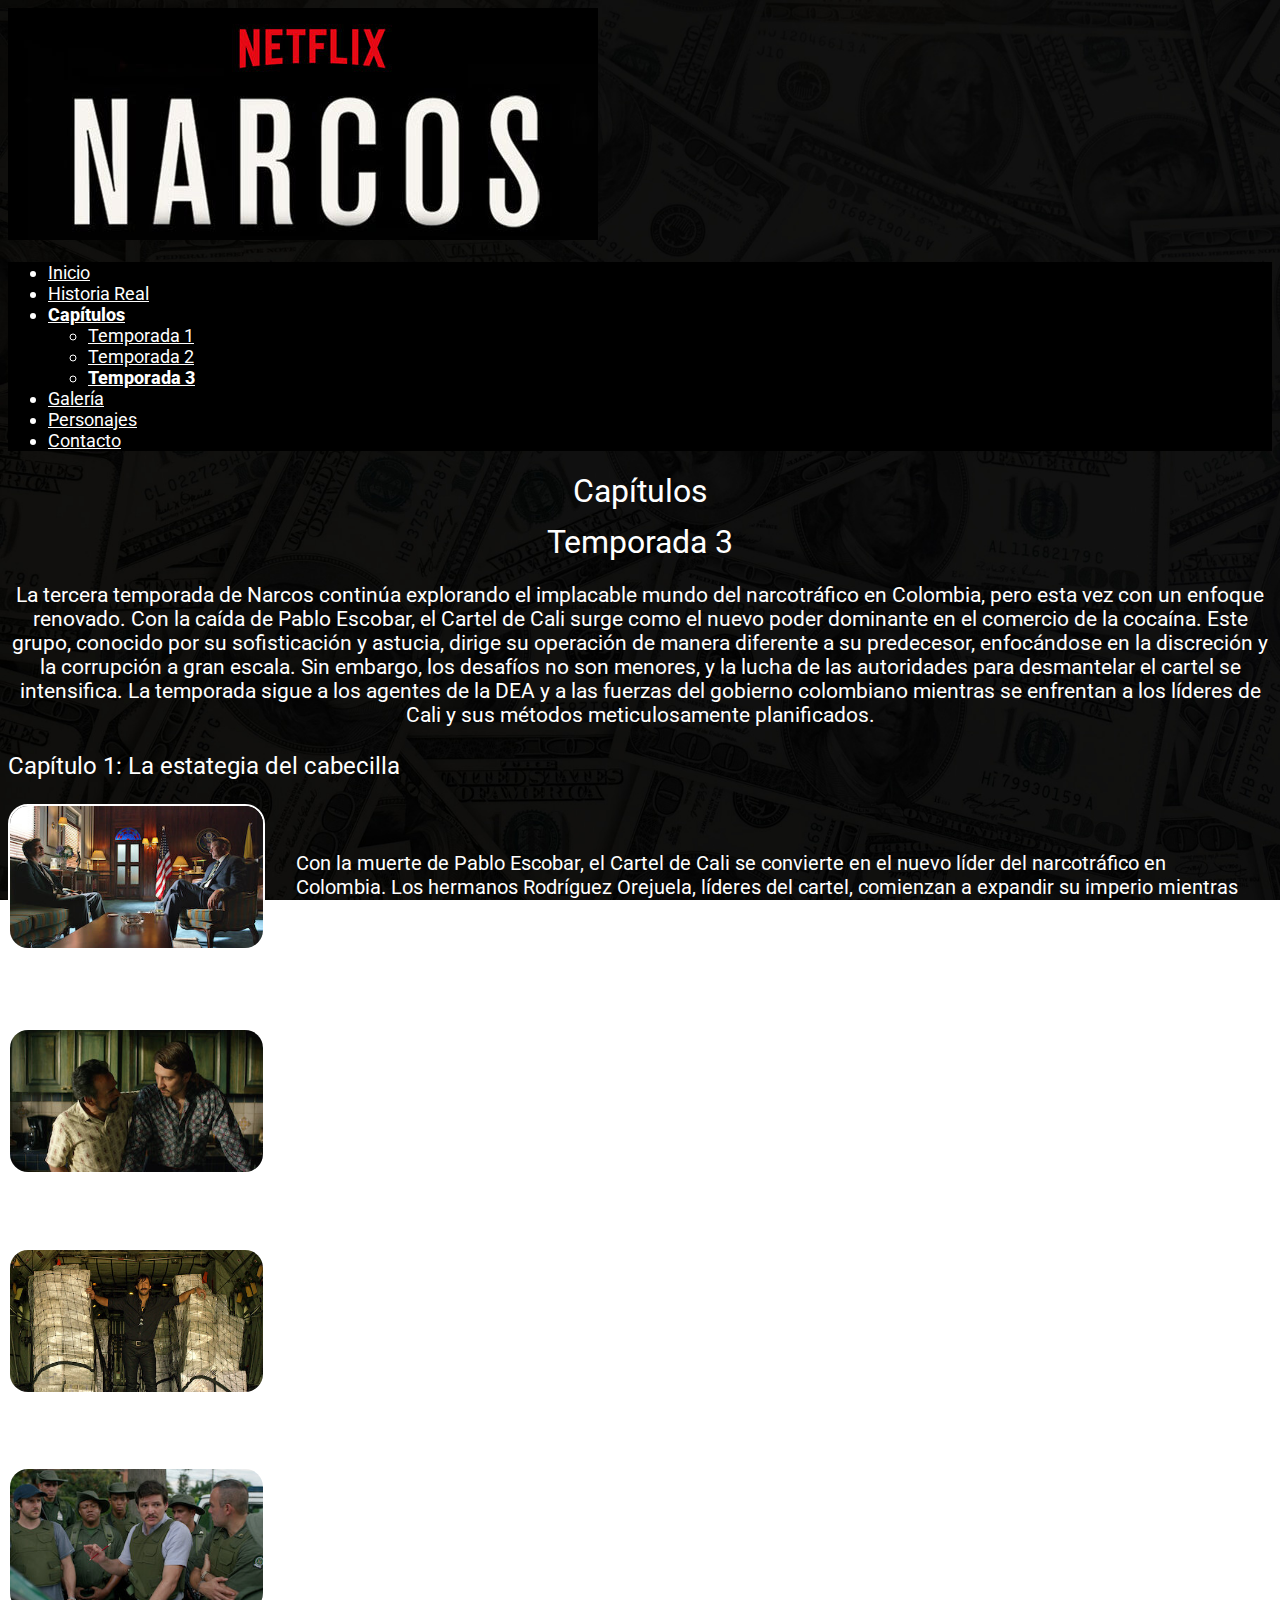
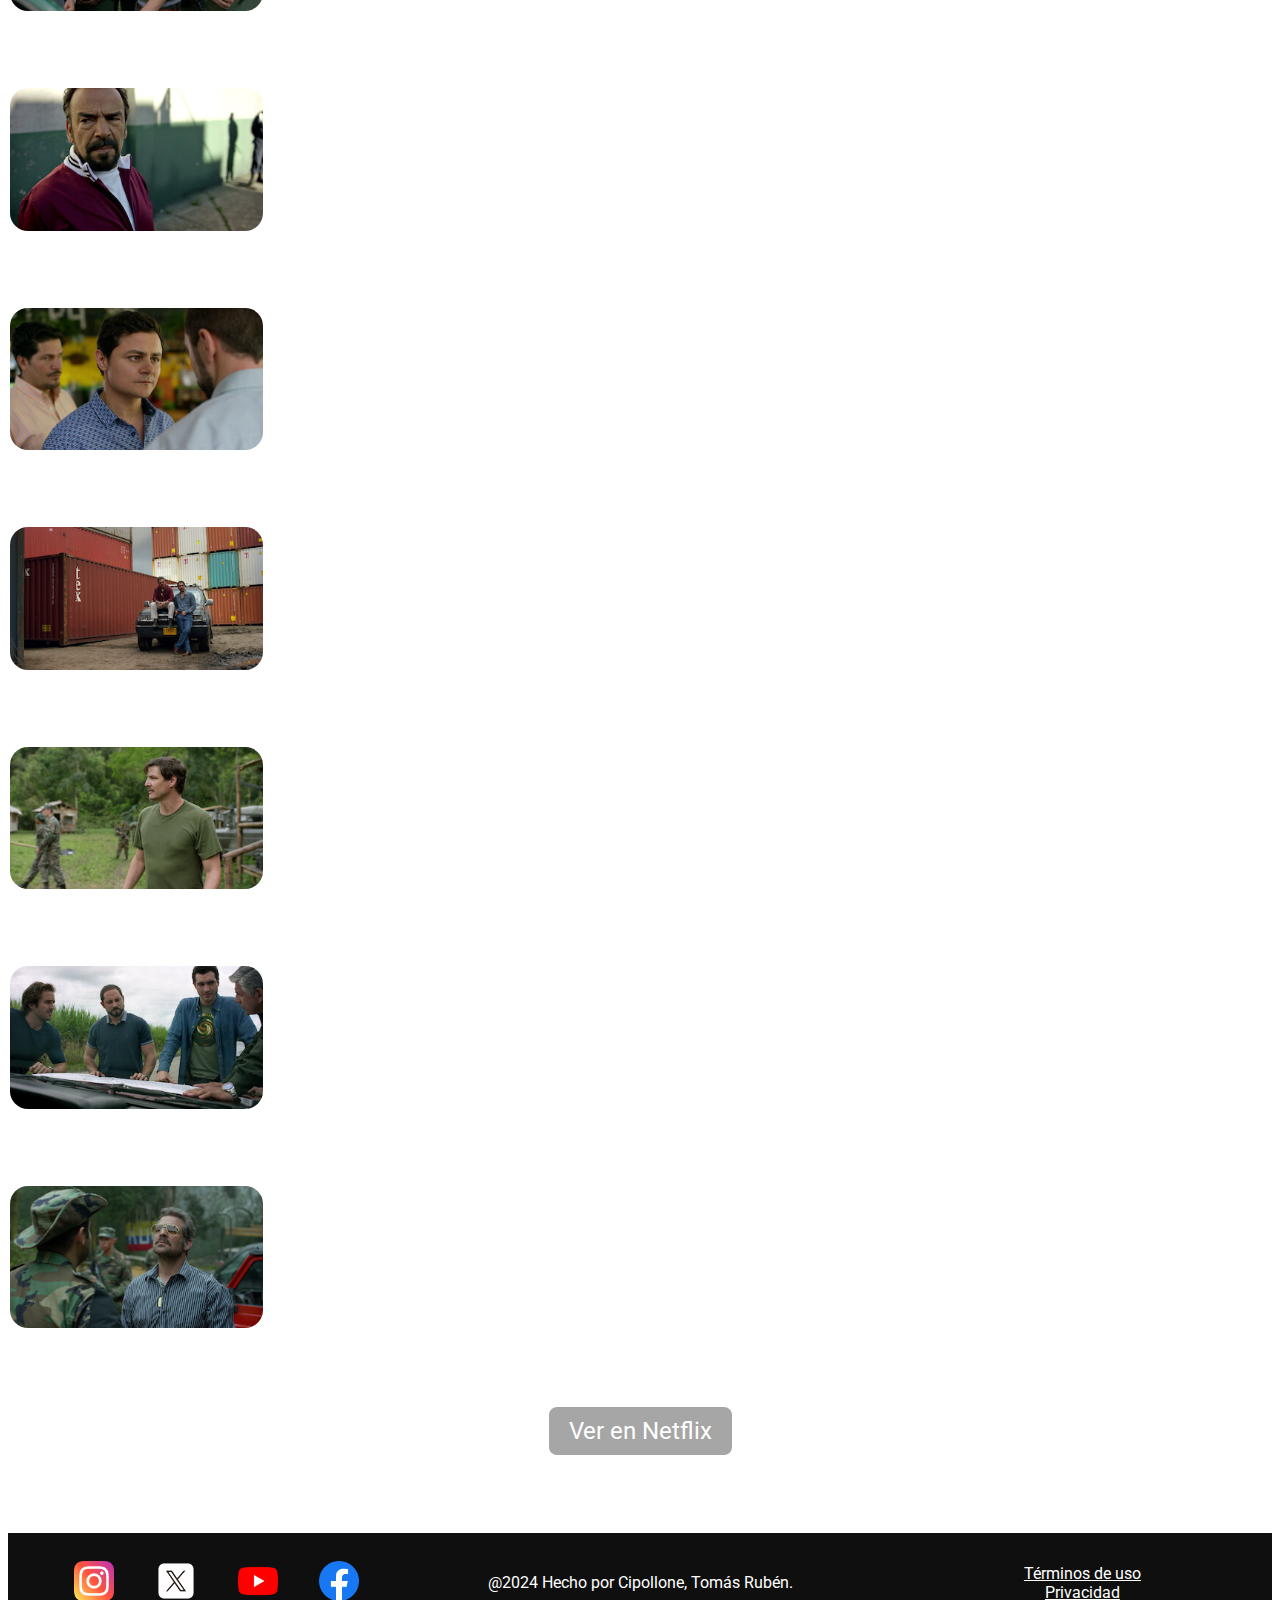
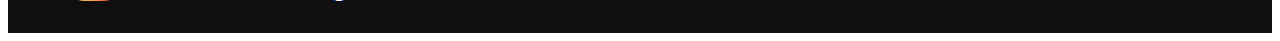
<file: capitulosTemp3.html>
<!DOCTYPE html>
<html lang="en">
<head>
    <meta charset="UTF-8">
    <meta name="viewport" content="width=device-width, initial-scale=1.0">
    <link rel="stylesheet" type="text/css" href="css/estilos.css">
    <link rel="preconnect" href="https://fonts.googleapis.com">
    <link rel="preconnect" href="https://fonts.gstatic.com" crossorigin>
    <link href="https://fonts.googleapis.com/css2?family=Roboto:ital,wght@0,100;0,300;0,400;0,500;0,700;0,900;1,100;1,300;1,400;1,500;1,700;1,900&display=swap" rel="stylesheet">
    <title>Narcos Netflix</title>
</head>
<body>
    <header>
        <a href="index.html"><img src="images/Narcoslogo.jpg" alt="Logo Narcos"></a>
        <nav>
            <ul class="menu">
                <li><a href="index.html" >Inicio</a></li>
                <li><a href="historiareal.html">Historia Real</a></li>
                <li><a href="capitulos.html" style="font-weight: 800;">Capítulos</a>
                    <ul class="submenu">
                        <li><a href="capitulosTemp1.html">Temporada 1</li></a>
                        <li><a href="capitulosTemp2.html">Temporada 2</li></a>
                        <li><a href="capitulosTemp3.html" style="font-weight: 800;">Temporada 3</li></a>
                    </ul>    
                </li>
                <li><a href="galeria.html">Galería</a></li>
                <li><a href="personajes.html">Personajes</a></li>
                <li><a href="contacto.html">Contacto</a></li>
            </ul>
        </nav>
    </header>
    <section>
        <h1>Capítulos<span>Temporada 3</span></h1>
        <p style="font-size: 21px; text-align: center;">La tercera temporada de Narcos continúa explorando el implacable mundo del narcotráfico en Colombia, pero esta vez con un enfoque renovado. Con la caída de Pablo Escobar, el Cartel de Cali surge como el nuevo poder dominante en el comercio de la cocaína. Este grupo, conocido por su sofisticación y astucia, dirige su operación de manera diferente a su predecesor, enfocándose en la discreción y la corrupción a gran escala. Sin embargo, los desafíos no son menores, y la lucha de las autoridades para desmantelar el cartel se intensifica. La temporada sigue a los agentes de la DEA y a las fuerzas del gobierno colombiano mientras se enfrentan a los líderes de Cali y sus métodos meticulosamente planificados.</p>
        <article>
            <div style="margin: 2% 0%;">
                <h2>Capítulo 1: La estategia del cabecilla</h2>
                <div class="fotoCapitulos">
                    <img src="images/capitulo1T3.jpg" alt="Portada Personajes Temporada 1">
                    <p>Con la muerte de Pablo Escobar, el Cartel de Cali se convierte en el nuevo líder del narcotráfico en Colombia. Los hermanos Rodríguez Orejuela, líderes del cartel, comienzan a expandir su imperio mientras la DEA pone su mira en ellos.</p>
                </div>
            </div>
        </article>
        <article>
            <div style="margin: 2% 0%;">
                <h2>Capítulo 2: El KGB de Cali</h2>
                <div class="fotoCapitulos">
                    <img src="images/capitulo2T3.jpg" alt="Portada Personajes Temporada 2">
                    <p>Javier Peña regresa a Colombia para luchar contra el Cartel de Cali. Mientras tanto, los líderes del cartel intentan mantener un perfil bajo, pero los desafíos internos y externos complican sus planes.</p>
                </div>
            </div>
        </article>
        <article>
            <div style="margin: 2% 0%;">
                <h2>Capítulo 3: Sigue el rastro del dinero</h2>
                <div class="fotoCapitulos">
                    <img src="images/personajes_temporada3.jpg" alt="Portada Personajes Temporada 3">
                    <p>La DEA sigue el rastro del dinero para desmantelar el cartel. Gilberto Rodríguez Orejuela enfrenta problemas legales, y la tensión dentro del cartel crece a medida que se sienten más acorralados.</p>
                </div>
            </div>
        </article>
        <article>
            <div style="margin: 2% 0%;">
                <h2>Capítulo 4: Jaque mate</h2>
                <div class="fotoCapitulos">
                    <img src="images/capitulo4T3.jpg" alt="Portada Personajes Temporada 3">
                    <p>Las tensiones dentro del Cartel de Cali aumentan cuando la DEA se acerca. Pacho Herrera, uno de los líderes del cartel, debe tomar decisiones difíciles para proteger sus intereses.</p>
                </div>
            </div>
        </article>
        <article>
            <div style="margin: 2% 0%;">
                <h2>Capítulo 5: MRO</h2>
                <div class="fotoCapitulos">
                    <img src="images/capitulo5T3.jpg" alt="Portada Personajes Temporada 3">
                    <p>Miguel Rodríguez Orejuela asume el control del cartel mientras su hermano Gilberto está en prisión. La DEA intensifica sus esfuerzos, y el cartel lucha por mantenerse unido bajo la presión creciente.</p>
                </div>
            </div>
        </article>
        <article>
            <div style="margin: 2% 0%;">
                <h2>Capítulo 6: No hay plan perfecto</h2>
                <div class="fotoCapitulos">
                    <img src="images/capitulo6T3.jpg" alt="Portada Personajes Temporada 3">
                    <p>La DEA lanza una operación audaz para capturar a los líderes del cartel. Miguel enfrenta una traición interna y debe tomar medidas drásticas para mantener su poder.</p>
                </div>
            </div>
        </article>
        <article>
            <div style="margin: 2% 0%;">
                <h2>Capítulo 7: Sin salida</h2>
                <div class="fotoCapitulos">
                    <img src="images/capitulo7T3.jpg" alt="Portada Personajes Temporada 3">
                    <p>Las operaciones de la DEA están cada vez más cerca de desmantelar el cartel. Los líderes del Cartel de Cali comienzan a sentir el calor, y sus opciones se reducen.</p>
                </div>
            </div>
        </article>
        <article>
            <div style="margin: 2% 0%;">
                <h2>Capítulo 8: Convivir</h2>
                <div class="fotoCapitulos">
                    <img src="images/capitulo8T3.jpg" alt="Portada Personajes Temporada 3">
                    <p>El Cartel de Cali intenta negociar con el gobierno colombiano para evitar la cárcel. La DEA sigue su persecución implacable, y los líderes del cartel deben hacer sacrificios difíciles.</p>
                </div>
            </div>
        </article>
        <article>
            <div style="margin: 2% 0%;">
                <h2>Capítulo 9: Todos los hombres del presidente</h2>
                <div class="fotoCapitulos">
                    <img src="images/capitulo9T3.jpg" alt="Portada Personajes Temporada 3">
                    <p>El fin del Cartel de Cali se acerca. Javier Peña y su equipo están decididos a capturar a los últimos miembros del cartel, mientras los líderes restantes luchan por su supervivencia.</p>
                </div>
            </div>
        </article>
        <article>
            <div style="margin: 2% 0%;">
                <h2>Capítulo 10: De vuelta a Cali</h2>
                <div class="fotoCapitulos">
                    <img src="images/capitulo10T3.jpg" alt="Portada Personajes Temporada 3">
                    <p>La caída final del Cartel de Cali. La DEA logra desmantelar el cartel, y los líderes enfrentan las consecuencias de sus acciones. Javier Peña reflexiona sobre su papel en la guerra contra las drogas.</p>
                </div>
            </div>
        </article>
    </section>
    <section class="botones">
        <div>
            <a href="https://www.netflix.com/title/80025172" target="_blank"><button>Ver en Netflix</button></a>
        </div>
    </section>
    <footer>
        <div>
            <a href="https://www.instagram.com/narcos/"><img src="images/instagram.png" alt="Logo Instagram"></a>
            <a href="https://x.com/narcosnetflix?lang=es"><img src="images/xblanco.png" alt="Logo X"></a>
            <a href="https://www.youtube.com/watch?v=_-K9bEHIl_k"><img src="images/youtube.png" alt="Logo Youtube"></a>
            <a href="https://www.facebook.com/NetflixArg/?brand_redir=268372269857888"><img src="images/facebook.png" alt="Logo Facebook"></a>
        </div>
        <div>
            <p>@2024 Hecho por Cipollone, Tomás Rubén.</p>
        </div>
        <div>
            <p><a href="https://help.netflix.com/es-es/legal/termsofuse" target="_blank">Términos de uso</a></p>
            <p><a href="https://help.netflix.com/es-es/legal/privacy" target="_blank">Privacidad</a></p>
            
        </div>
    </footer>
</body>
</html>
</file>
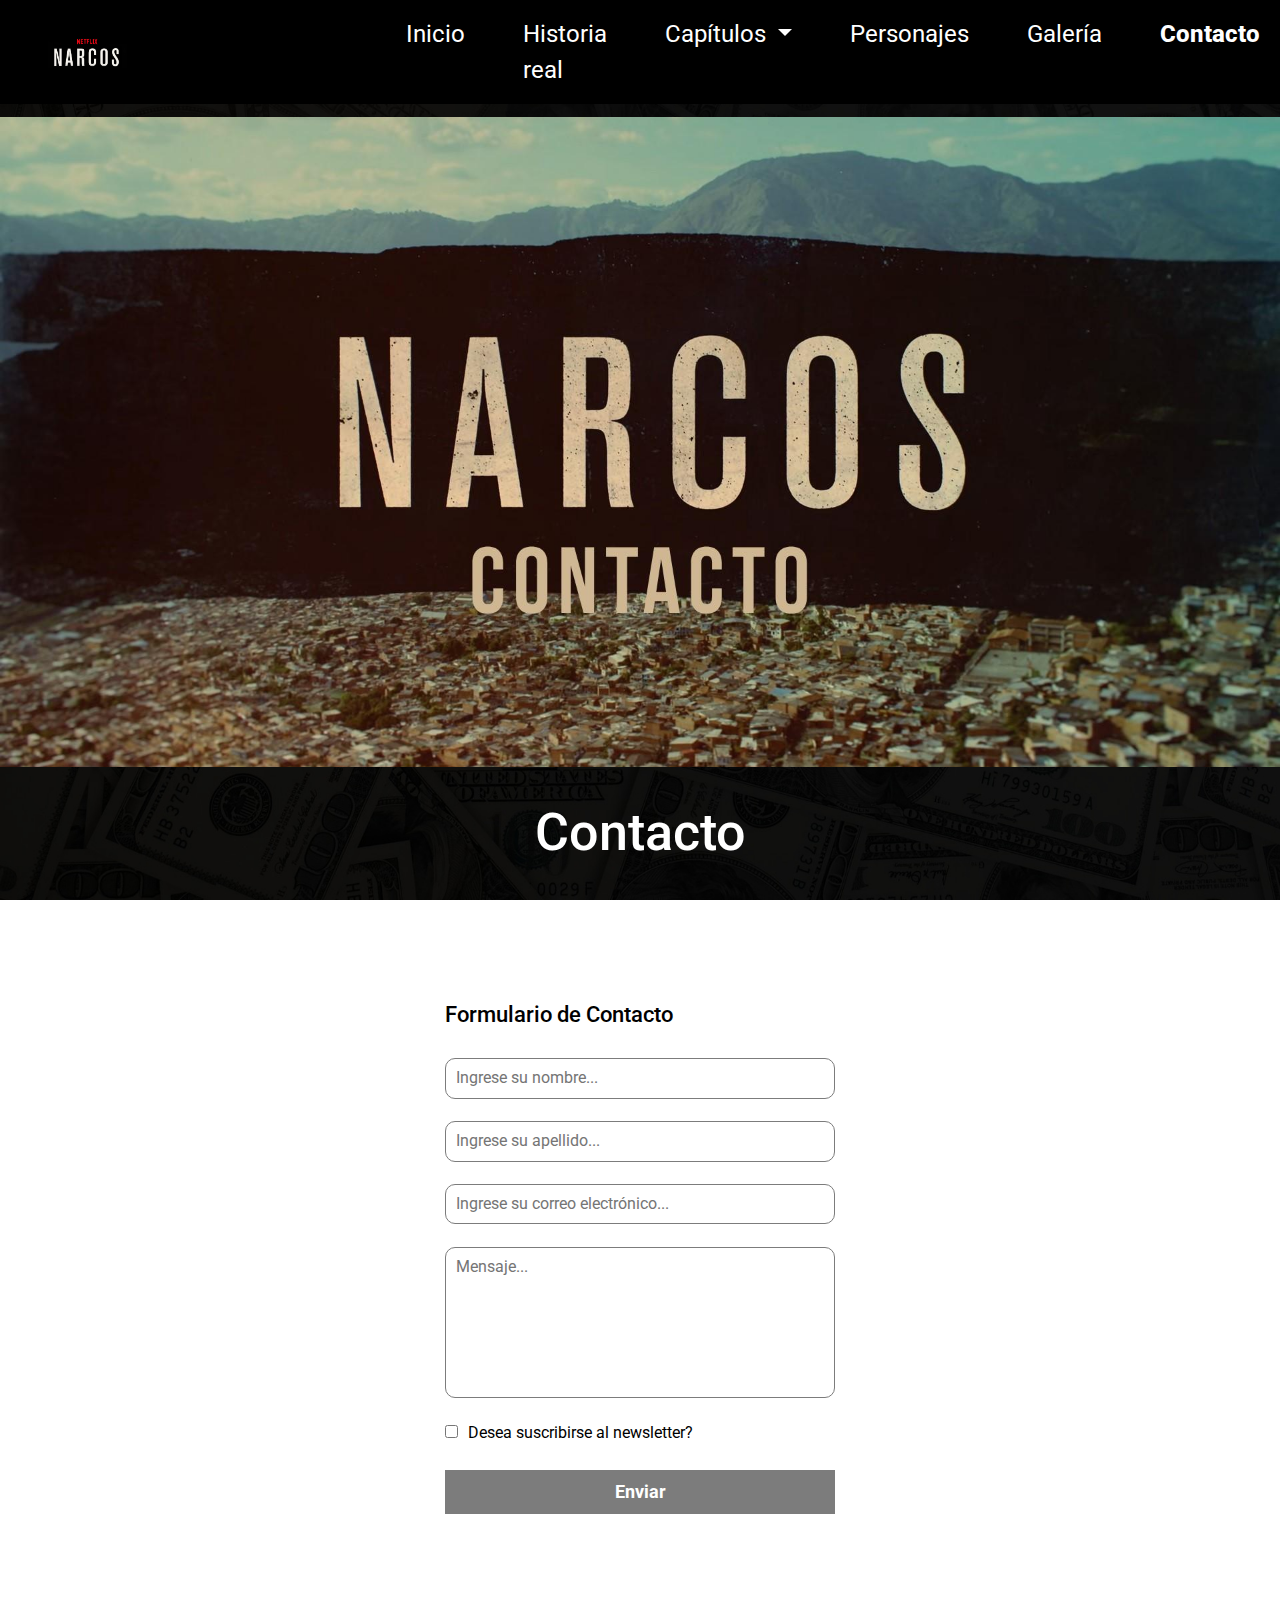
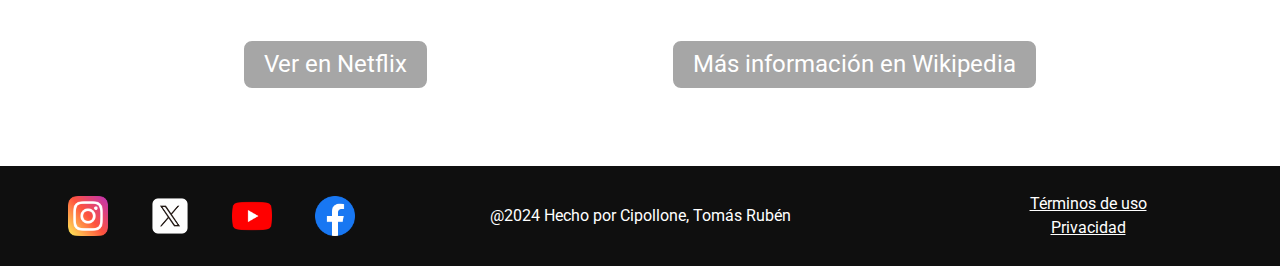
<file: contacto.html>
<!DOCTYPE html>
<html lang="en">
  <head>
    <meta charset="UTF-8" />
    <meta name="viewport" content="width=device-width, initial-scale=1.0" />
    <link
      href="https://cdn.jsdelivr.net/npm/bootstrap@5.3.3/dist/css/bootstrap.min.css"
      rel="stylesheet"
      integrity="sha384-QWTKZyjpPEjISv5WaRU9OFeRpok6YctnYmDr5pNlyT2bRjXh0JMhjY6hW+ALEwIH"
      crossorigin="anonymous"
    />
    <link rel="preconnect" href="https://fonts.googleapis.com" />
    <link rel="preconnect" href="https://fonts.gstatic.com" crossorigin />
    <link 
      href="https://fonts.googleapis.com/css2?family=Roboto:ital,wght@0,100;0,300;0,400;0,500;0,700;0,900;1,100;1,300;1,400;1,500;1,700;1,900&display=swap"
      rel="stylesheet"
    />
    <link rel="stylesheet" href="./css/normalize.css" />
    <link rel="stylesheet" href="./css/estilos.css" />
    <link rel="shortcut icon" href="images/netflix.png" type="image/x-icon">
    <title>Narcos Netflix</title>
  </head>
  <body>
    <header>
        <nav class="navbar navbar-expand-lg">
            <div class="container-fluid">
              <a class="navbar-brand" href="index.html">
                <img src="./images/Narcoslogo.jpg" alt="Logo Narcos" class="logo" />
              </a>
              <button
                class="navbar-toggler"
                type="button"
                data-bs-toggle="collapse"
                data-bs-target="#navbarNavDropdown"
                aria-controls="navbarNavDropdown"
                aria-expanded="false"
                aria-label="Toggle navigation"
              >
                <span class="navbar-toggler-icon"></span>
              </button>
              <div class="collapse navbar-collapse" id="navbarNavDropdown">
                <ul class="navbar-nav ms-auto">
                  <li class="nav-item">
                      <a class="nav-link active" aria-current="page" href="index.html">Inicio</a>
                  </li>
                  <li class="nav-item">
                      <a class="nav-link" href="historiareal.html">Historia real</a>
                  </li>
                  <li class="nav-item dropdown">
                      <a class="nav-link dropdown-toggle" href="#" role="button" data-bs-toggle="dropdown" aria-expanded="false">
                        Capítulos
                      </a>
                      <ul class="dropdown-menu">
                        <li><a class="dropdown-item" href="capitulos_temporada_1.html">Temporada 1</a></li>
                        <li><a class="dropdown-item" href="capitulos_temporada_2.html">Temporada 2</a></li>
                        <li><a class="dropdown-item" href="capitulos_temporada_3.html">Temporada 3</a></li>
                      </ul>
                    </li>
                  <li class="nav-item">
                      <a class="nav-link" href="personajes.html">Personajes</a>
                  </li>
                  <li class="nav-item">
                      <a class="nav-link" href="galeria.html">Galería</a>
                  </li>
                  <li class="nav-item">
                      <a class="nav-link" href="contacto.html" style="font-weight: 800;">Contacto</a>
                  </li>
                </ul>
              </div>
            </div>
          </nav>
    </header>
    <section>
        <div class="portada" id="portada-contacto"></div>
        <h1>Contacto</h1>
        <p class="parrafo-cap-temp">Usá el formulario a continuación para enviarnos un mensaje y nos pondremos en contacto lo antes posible.</p>
        <article>
                <form action="" method="get" class="form-contacto">
                    <h2>Formulario de Contacto</h3>
                    <input class="controles" name="datos" placeholder="Ingrese su nombre..." type="text"></input>
                    <input class="controles" name="datos" placeholder="Ingrese su apellido..." type="text"></input>
                    <input class="controles" name="datos" placeholder="Ingrese su correo electrónico..." type="email"></input>
                    <textarea class="controles" placeholder="Mensaje..." name="datos" cols="34" rows="7"></textarea>
                    <input id="checkbox-newsletter" type="checkbox" name="newsletter"><span id="newsletter">Desea suscribirse al newsletter?</span>
                    </input>
                    <button type="submit">Enviar</button>
                </form>
        </article>
    </section>
    <section class="botones">
        <div>
            <a href="https://www.netflix.com/title/80025172" target="_blank"><button>Ver en Netflix</button></a>
        </div>
        <div>
            <a href="https://es.wikipedia.org/wiki/Narcos" target="_blank"><button>Más información en Wikipedia</button></a>
        </div>
    </section>
    <footer>
        <div>
            <a href="https://www.instagram.com/narcos/" target="_blank"><img src="images/instagram.png" alt="Logo Instagram"></a>
            <a href="https://x.com/narcosnetflix?lang=es" target="_blank"><img src="images/xblanco.png" alt="Logo X"></a>
            <a href="https://www.youtube.com/watch?v=_-K9bEHIl_k" target="_blank"><img src="images/youtube.png" alt="Logo Youtube"></a>
            <a href="https://www.facebook.com/NetflixArg/?brand_redir=268372269857888" target="_blank"><img src="images/facebook.png" alt="Logo Facebook"></a>
        </div>
        <div>
            <p>@2024 Hecho por Cipollone, Tomás Rubén</p>
        </div>
        <div>
            <p><a href="https://help.netflix.com/es-es/legal/termsofuse" target="_blank">Términos de uso</a></p>
            <p><a href="https://help.netflix.com/es-es/legal/privacy" target="_blank">Privacidad</a></p>
        </div>
    </footer>
    <script
      src="https://cdn.jsdelivr.net/npm/bootstrap@5.3.3/dist/js/bootstrap.bundle.min.js"
      integrity="sha384-YvpcrYf0tY3lHB60NNkmXc5s9fDVZLESaAA55NDzOxhy9GkcIdslK1eN7N6jIeHz"
      crossorigin="anonymous"
    ></script>
  </body>
</html>
</file>
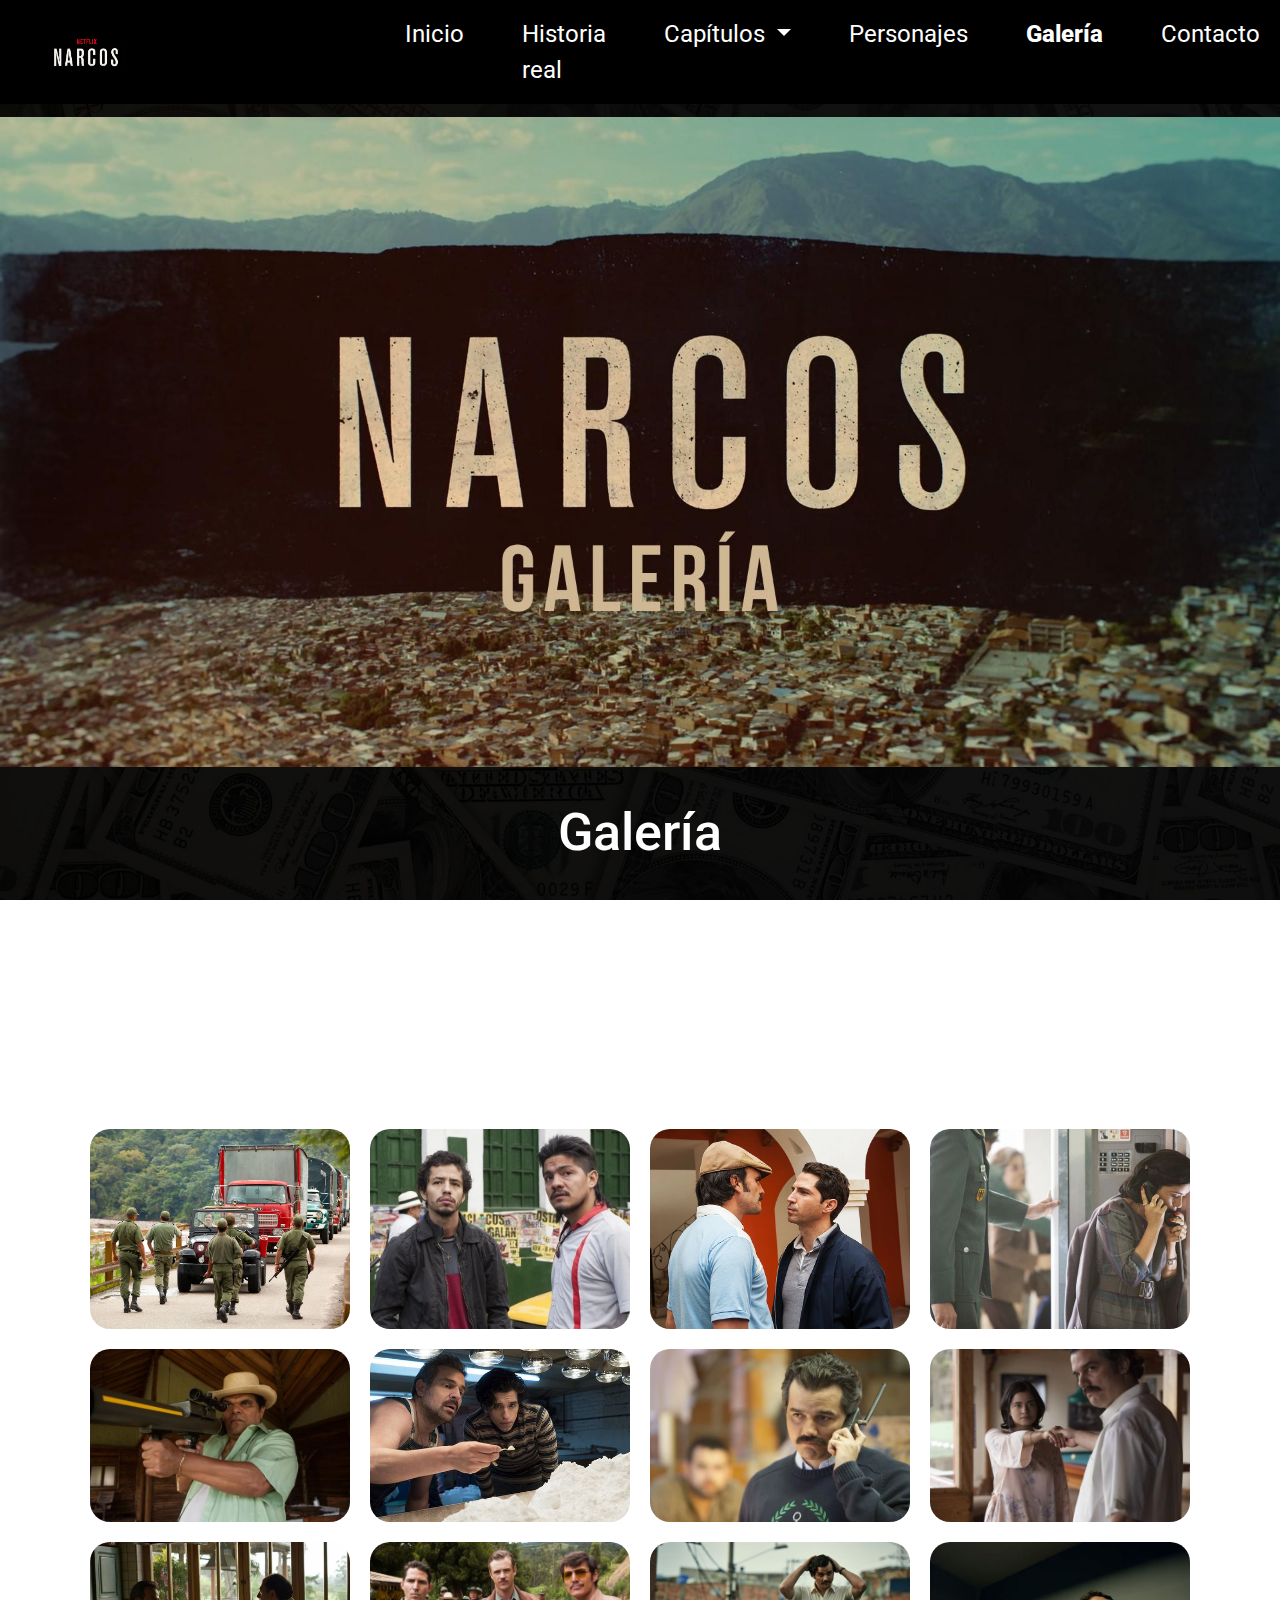
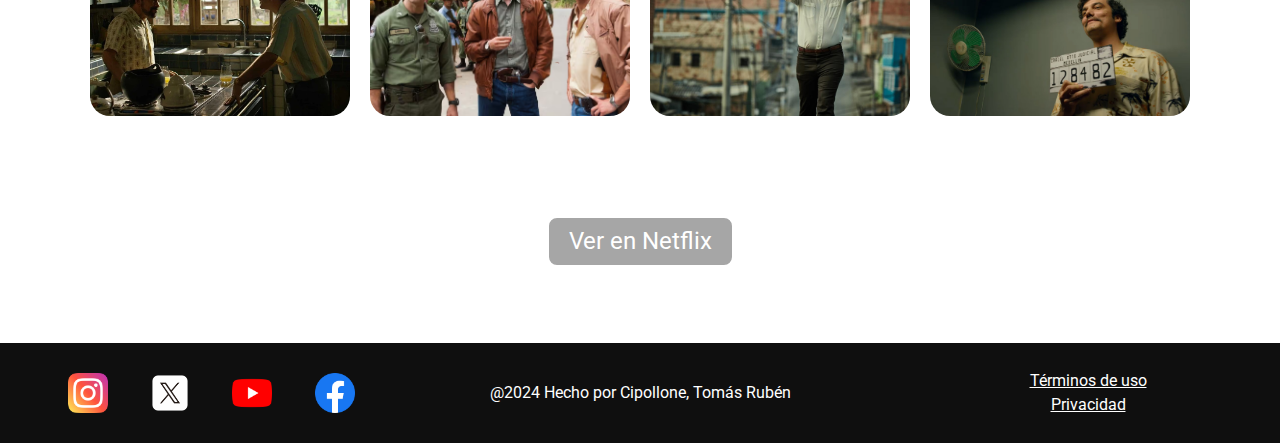
<file: galeria.html>
<!DOCTYPE html>
<html lang="en">
  <head>
    <meta charset="UTF-8" />
    <meta name="viewport" content="width=device-width, initial-scale=1.0" />
    <link
      href="https://cdn.jsdelivr.net/npm/bootstrap@5.3.3/dist/css/bootstrap.min.css"
      rel="stylesheet"
      integrity="sha384-QWTKZyjpPEjISv5WaRU9OFeRpok6YctnYmDr5pNlyT2bRjXh0JMhjY6hW+ALEwIH"
      crossorigin="anonymous"
    />
    <link rel="preconnect" href="https://fonts.googleapis.com" />
    <link rel="preconnect" href="https://fonts.gstatic.com" crossorigin />
    <link
      href="https://fonts.googleapis.com/css2?family=Roboto:ital,wght@0,100;0,300;0,400;0,500;0,700;0,900;1,100;1,300;1,400;1,500;1,700;1,900&display=swap"
      rel="stylesheet"
    />
    <link rel="stylesheet" href="./css/normalize.css" />
    <link rel="stylesheet" href="./css/estilos.css" />
    <link rel="stylesheet" href="css/lightbox.min.css" />
    <link rel="shortcut icon" href="images/netflix.png" type="image/x-icon">
    <title>Narcos Netflix</title>
  </head>
  <body>
    <header>
      <nav class="navbar navbar-expand-lg">
        <div class="container-fluid">
          <a class="navbar-brand" href="index.html">
            <img src="./images/Narcoslogo.jpg" alt="Logo Narcos" class="logo" />
          </a>
          <button
            class="navbar-toggler"
            type="button"
            data-bs-toggle="collapse"
            data-bs-target="#navbarNavDropdown"
            aria-controls="navbarNavDropdown"
            aria-expanded="false"
            aria-label="Toggle navigation"
          >
            <span class="navbar-toggler-icon"></span>
          </button>
          <div class="collapse navbar-collapse" id="navbarNavDropdown">
            <ul class="navbar-nav ms-auto">
              <li class="nav-item">
                <a class="nav-link active" aria-current="page" href="index.html"
                  >Inicio</a
                >
              </li>
              <li class="nav-item">
                <a class="nav-link" href="historiareal.html">Historia real</a>
              </li>
              <li class="nav-item dropdown">
                <a
                  class="nav-link dropdown-toggle"
                  href="#"
                  role="button"
                  data-bs-toggle="dropdown"
                  aria-expanded="false"
                >
                  Capítulos
                </a>
                <ul class="dropdown-menu">
                  <li>
                    <a class="dropdown-item" href="capitulos_temporada_1.html"
                      >Temporada 1</a
                    >
                  </li>
                  <li>
                    <a class="dropdown-item" href="capitulos_temporada_2.html"
                      >Temporada 2</a
                    >
                  </li>
                  <li>
                    <a class="dropdown-item" href="capitulos_temporada_3.html"
                      >Temporada 3</a
                    >
                  </li>
                </ul>
              </li>
              <li class="nav-item">
                <a class="nav-link" href="personajes.html">Personajes</a>
              </li>
              <li class="nav-item">
                <a class="nav-link" href="galeria.html" style="font-weight: 800"
                  >Galería</a
                >
              </li>
              <li class="nav-item">
                <a class="nav-link" href="contacto.html">Contacto</a>
              </li>
            </ul>
          </div>
        </div>
      </nav>
    </header>
    <section>
      <div class="portada" id="portada-galeria"></div>
      <h1>Galería</h1>
      <p class="parrafo-cap-temp">
        Bienvenido a la Galería de Imágenes de Narcos. Aquí podrás explorar una
        selección de imágenes icónicas de la aclamada serie de Netflix que narra
        la historia del narcotráfico en Colombia. Desde momentos de alta tensión
        hasta retratos de los personajes más fascinantes, nuestra galería te
        ofrece un vistazo visual único a través de las temporadas. Sumérgete en
        el mundo de Narcos y disfruta de esta colección de imágenes que capturan
        la intensidad y la complejidad de una era marcada por el poder y la
        influencia del crimen organizado.
      </p>
      <article>
        <div class="contenedor-galeria">
          <div>
            <a
              href="images/foto-galeria1.jpg"
              data-lightbox="miGaleria"
              data-title="Pablo Escobar acompañado de camiones cargados con droga"
            >
              <img
                src="images/foto-galeria1.jpg"
                alt="Pablo Escobar acompañado de camiones cargados con droga"
              />
            </a>
          </div>
          <div>
            <a
              href="images/foto-galeria2.jpg"
              data-lightbox="miGaleria"
              data-title="La Quica y Limon"
            >
              <img src="images/foto-galeria2.jpg" alt="La Quica y Limon" />
            </a>
          </div>
          <div>
            <a
              href="images/foto-galeria3.jpg"
              data-lightbox="miGaleria"
              data-title="Horacio Carrillo y Gustavo Gaviria cara a cara"
            >
              <img
                src="images/foto-galeria3.jpg"
                alt="Horacio Carrillo y Gustavo Gaviria cara a cara"
              />
            </a>
          </div>
          <div>
            <a
              href="images/foto-galeria4.jpg"
              data-lightbox="miGaleria"
              data-title="Tata Escobar hablando con Pablo, quién está escondido mientras huye de las autoridades"
            >
              <img
                src="images/foto-galeria4.jpg"
                alt="Esposa de Pablo Escobar hablando con Pablo"
              />
            </a>
          </div>
          <div>
            <a
              href="images/foto-galeria5.jpg"
              data-lightbox="miGaleria"
              data-title="José Rodríguez Gacha enfrentando a sus enemigos con un lanzamisiles"
            >
              <img
                src="images/foto-galeria5.jpg"
                alt="José Rodríguez Gacha enfrentando a sus enemigos con un lanzamisiles"
              />
            </a>
          </div>
          <div>
            <a
              href="images/foto-galeria6.jpg"
              data-lightbox="miGaleria"
              data-title="Chepe demostrando la pureza y calidad de la droga para cerrar un trato"
            >
              <img
                src="images/foto-galeria6.jpg"
                alt="Chepe demostrando la pureza y calidad de la droga para cerrar un trato"
              />
            </a>
          </div>
          <div>
            <a
              href="images/foto-galeria7.jpg"
              data-lightbox="miGaleria"
              data-title="Pablo dando instrucciones mientras es rastreado por las autoridades"
            >
              <img
                src="images/foto-galeria7.jpg"
                alt="Pablo dando instrucciones mientras es rastreado por las autoridades"
              />
            </a>
          </div>
          <div>
            <a
              href="images/foto-galeria8.jpg"
              data-lightbox="miGaleria"
              data-title="Pablo Escobar sosteniendo la mano de su esposa, Tata Escobar"
            >
              <img
                src="images/foto-galeria8.jpg"
                alt="Pablo Escobar sosteniendo la mano de su esposa, Tata Escobar"
              />
            </a>
          </div>
          <div>
            <a
              href="images/foto-galeria9.jpg"
              data-lightbox="miGaleria"
              data-title="Gilberto Rodríguez Orejuela discutiendo estrategias y planes para evadir a las autoridades"
            >
              <img
                src="images/foto-galeria9.jpg"
                alt="Gilberto Rodríguez Orejuela discutiendo estrategias y planes para evadir a las autoridades"
              />
            </a>
          </div>
          <div>
            <a
              href="images/foto-galeria10.jpg"
              data-lightbox="miGaleria"
              data-title="Horacio Carrillo junto a Steve Murphy y Javier Peña, planificando un plan para capturar a Pablo Escobar"
            >
              <img src="images/foto-galeria10.jpg" alt="Horacio Carrillo junto a Steve Murphy y Javier Peña, planificando un plan para capturar a Pablo Escobar" />
            </a>
          </div>
          <div>
            <a
              href="images/foto-galeria11.jpg"
              data-lightbox="miGaleria"
              data-title="Pablo Escobar caminando por un barrio carenciado, mostrando su apoyo hacias las comunidades pobres"
            >
              <img src="images/foto-galeria11.jpg" alt="Pablo Escobar caminando por un barrio carenciado, mostrando su apoyo hacias las comunidades pobres" />
            </a>
          </div>
          <div>
            <a
              href="images/foto-galeria12.jpg"
              data-lightbox="miGaleria"
              data-title="Pablo Escobar sonríe tras ser capturado, destacando su actitud desafiante y segura ante la ley"
            >
              <img src="images/foto-galeria12.jpg" alt="Pablo Escobar sonríe tras ser capturado, destacando su actitud desafiante y segura ante la ley" />
            </a>
          </div>
        </div>
      </article>
    </section>
    <section class="botones">
      <div>
        <a href="https://www.netflix.com/title/80025172" target="_blank"
          ><button>Ver en Netflix</button></a
        >
      </div>
    </section>
    <footer>
      <div>
        <a href="https://www.instagram.com/narcos/" target="_blank"
          ><img src="images/instagram.png" alt="Logo Instagram"
        /></a>
        <a href="https://x.com/narcosnetflix?lang=es" target="_blank"
          ><img src="images/xblanco.png" alt="Logo X"
        /></a>
        <a href="https://www.youtube.com/watch?v=_-K9bEHIl_k" target="_blank"
          ><img src="images/youtube.png" alt="Logo Youtube"
        /></a>
        <a
          href="https://www.facebook.com/NetflixArg/?brand_redir=268372269857888" target="_blank"
          ><img src="images/facebook.png" alt="Logo Facebook"
        /></a>
      </div>
      <div>
        <p>@2024 Hecho por Cipollone, Tomás Rubén</p>
      </div>
      <div>
        <p>
          <a
            href="https://help.netflix.com/es-es/legal/termsofuse"
            target="_blank"
            >Términos de uso</a
          >
        </p>
        <p>
          <a href="https://help.netflix.com/es-es/legal/privacy" target="_blank"
            >Privacidad</a
          >
        </p>
      </div>
    </footer>
    <script
      src="https://cdn.jsdelivr.net/npm/bootstrap@5.3.3/dist/js/bootstrap.bundle.min.js"
      integrity="sha384-YvpcrYf0tY3lHB60NNkmXc5s9fDVZLESaAA55NDzOxhy9GkcIdslK1eN7N6jIeHz"
      crossorigin="anonymous"
    ></script>
    <script src="js/lightbox-plus-jquery.js"></script>
    <script src="js/lightbox.js"></script>
  </body>
</html>
</file>
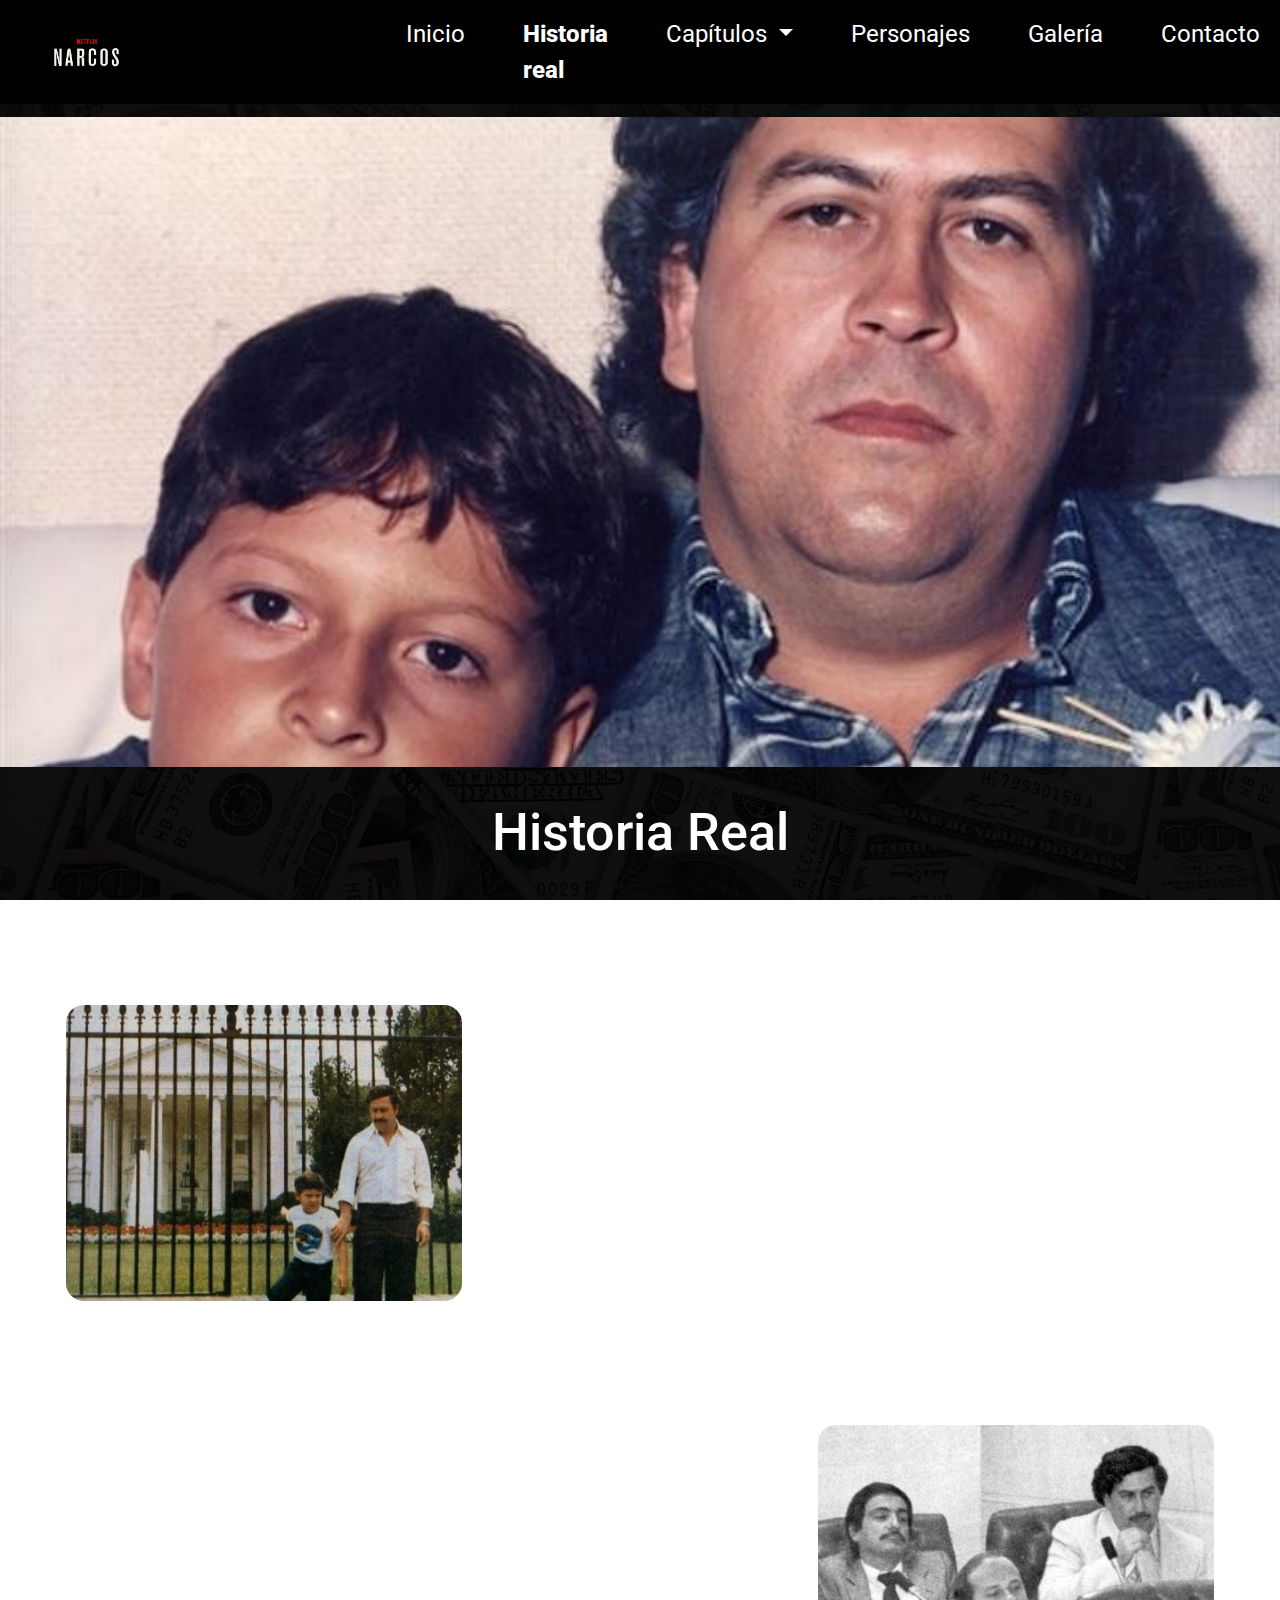
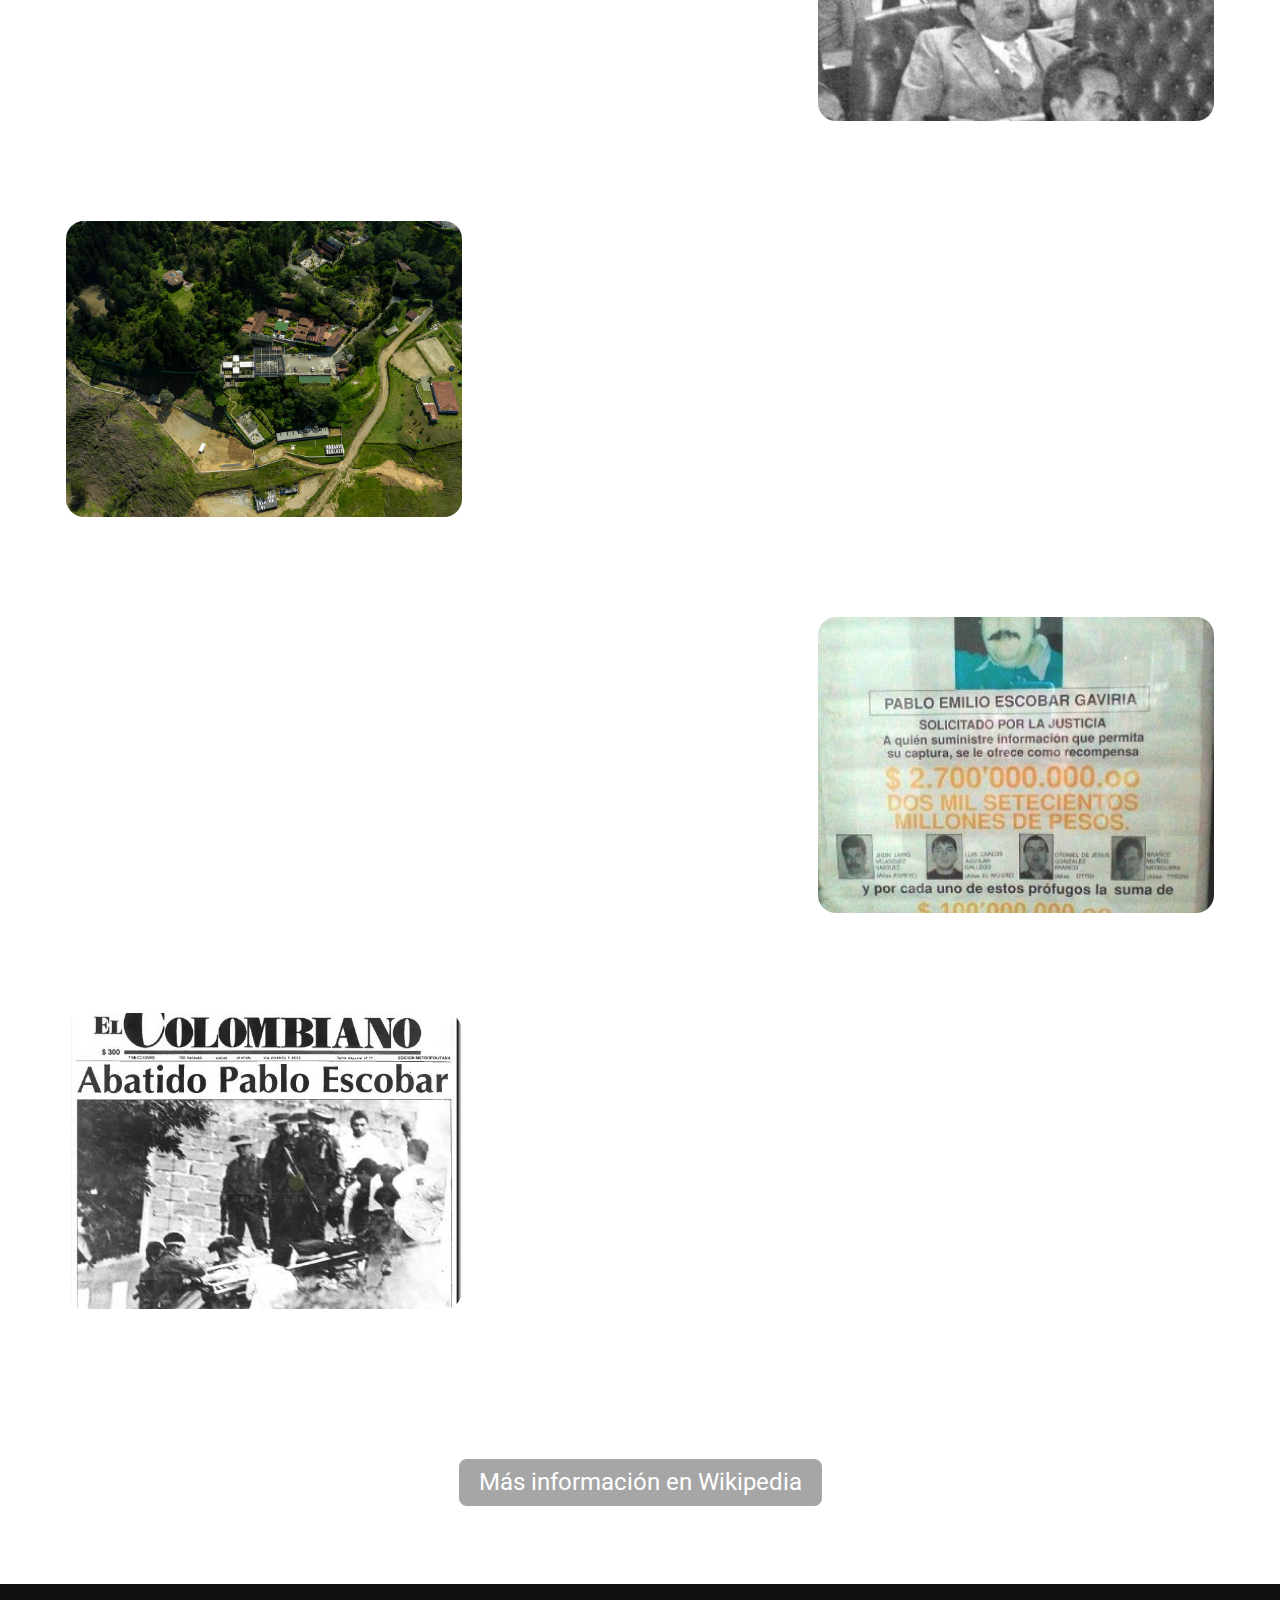
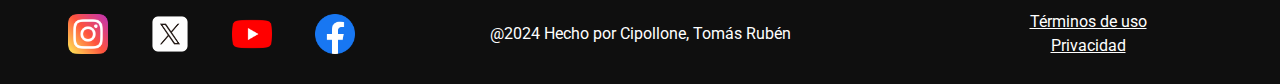
<file: historiareal.html>
<!DOCTYPE html>
<html lang="en">
  <head>
    <meta charset="UTF-8" />
    <meta name="viewport" content="width=device-width, initial-scale=1.0" />
    <link
      href="https://cdn.jsdelivr.net/npm/bootstrap@5.3.3/dist/css/bootstrap.min.css"
      rel="stylesheet"
      integrity="sha384-QWTKZyjpPEjISv5WaRU9OFeRpok6YctnYmDr5pNlyT2bRjXh0JMhjY6hW+ALEwIH"
      crossorigin="anonymous"
    />
    <link rel="preconnect" href="https://fonts.googleapis.com" />
    <link rel="preconnect" href="https://fonts.gstatic.com" crossorigin />
    <link
      href="https://fonts.googleapis.com/css2?family=Roboto:ital,wght@0,100;0,300;0,400;0,500;0,700;0,900;1,100;1,300;1,400;1,500;1,700;1,900&display=swap"
      rel="stylesheet"
    />
    <link rel="stylesheet" href="./css/normalize.css" />
    <link rel="stylesheet" href="./css/estilos.css" />
    <link rel="shortcut icon" href="images/netflix.png" type="image/x-icon">
    <title>Narcos Netflix</title>
  </head>
  <body>
    <header>
      <nav class="navbar navbar-expand-lg">
        <div class="container-fluid">
          <a class="navbar-brand" href="index.html">
            <img src="./images/Narcoslogo.jpg" alt="Logo Narcos" class="logo" />
          </a>
          <button
            class="navbar-toggler"
            type="button"
            data-bs-toggle="collapse"
            data-bs-target="#navbarNavDropdown"
            aria-controls="navbarNavDropdown"
            aria-expanded="false"
            aria-label="Toggle navigation"
          >
            <span class="navbar-toggler-icon"></span>
          </button>
          <div class="collapse navbar-collapse" id="navbarNavDropdown">
            <ul class="navbar-nav ms-auto">
              <li class="nav-item">
                <a class="nav-link active" aria-current="page" href="index.html"
                  >Inicio</a
                >
              </li>
              <li class="nav-item">
                <a
                  class="nav-link"
                  href="historiareal.html"
                  style="font-weight: 800"
                  >Historia real</a
                >
              </li>
              <li class="nav-item dropdown">
                <a
                  class="nav-link dropdown-toggle"
                  href="#"
                  role="button"
                  data-bs-toggle="dropdown"
                  aria-expanded="false"
                >
                  Capítulos
                </a>
                <ul class="dropdown-menu">
                  <li>
                    <a class="dropdown-item" href="capitulos_temporada_1.html"
                      >Temporada 1</a
                    >
                  </li>
                  <li>
                    <a class="dropdown-item" href="capitulos_temporada_2.html"
                      >Temporada 2</a
                    >
                  </li>
                  <li>
                    <a class="dropdown-item" href="capitulos_temporada_3.html"
                      >Temporada 3</a
                    >
                  </li>
                </ul>
              </li>
              <li class="nav-item">
                <a class="nav-link" href="personajes.html">Personajes</a>
              </li>
              <li class="nav-item">
                <a class="nav-link" href="galeria.html">Galería</a>
              </li>
              <li class="nav-item">
                <a class="nav-link" href="contacto.html">Contacto</a>
              </li>
            </ul>
          </div>
        </div>
      </nav>
    </header>
    <section>
      <div
        class="portada"
        style="background-image: url(images/portadaHistoriaReal.jpg)"
      ></div>
      <h1>Historia Real</h1>
      <p id="parrafo">
        La serie "Narcos" de Netflix se basa en la historia real del
        narcotráfico en Colombia y México, abarcando eventos que tuvieron lugar
        principalmente en las décadas de 1980 y 1990.
      </p>
      <article>
        <div class="fotoReal">
          <div class="imagen-texto">
            <img
              src="images/foto_real1.jpg"
              alt="Foto de Pablo Escobar con su hijo"
            />
            <p class="textoimagen">
              Pablo Escobar junto a su hijo, Juan Pablo, delante de la Casa
              Blanca
            </p>
          </div>
          <p class="resumen">
            Pablo Escobar fue uno de los narcotraficantes más notorios de la
            historia. Nacido en Rionegro, Colombia, en 1949, Escobar comenzó su
            carrera criminal en el contrabando de cigarrillos y
            electrodomésticos. En la década de 1970, se involucró en el tráfico
            de cocaína, estableciendo el Cartel de Medellín junto con otros
            narcotraficantes.
          </p>
        </div>
      </article>
      <article>
        <div class="fotoReal">
          <p class="resumen">
            En 1982, Escobar fue elegido miembro suplente del Congreso de
            Colombia, lo que le otorgó cierta legitimidad política y protección
            contra la extradición a los Estados Unidos. Sin embargo, su
            brutalidad y la creciente presión internacional llevaron al gobierno
            colombiano a tomar medidas más enérgicas contra él.
          </p>
          <div class="imagen-texto">
            <img
              src="images/foto_real2.jpeg"
              alt="Foto de Pablo Escobar en el Congreso"
            />
            <p class="textoimagen">
              Pablo Escobar ocupando un lugar en el Congreso
            </p>
          </div>
        </div>
      </article>
      <article>
        <div class="fotoReal">
          <div class="imagen-texto">
            <img
              src="images/foto_real3.jpg"
              alt="Foto de La Catedral, la carcel privada de Pablo Escobar"
            />
            <p class="textoimagen">
              Prisión privada de Pablo Escobar, La Catedral
            </p>
          </div>
          <p class="resumen">
            El 19 de junio de 1991, Pablo Escobar ingresó voluntariamente en
            prisión para evitar ser extraditado a Estados Unidos, con la
            condición de estar en una cárcel exclusiva por su seguridad. El
            Gobierno colombiano permitió la construcción de La Catedral, una
            prisión en terrenos adquiridos por Escobar, con numerosos lujos para
            él y sus asociados.
          </p>
        </div>
      </article>
      <article>
        <div class="fotoReal">
          <p class="resumen">
            El 22 de julio de 1992, Pablo Escobar y su grupo escaparon de la
            prisión de La Catedral, desprestigiando al Gobierno colombiano. En
            respuesta, se creó el Bloque de Búsqueda para capturarlos. El Cartel
            de Cali intensificó la violencia, mientras los hombres de Escobar
            mataron a policías y lanzaron nuevos ataques.
          </p>
          <div class="imagen-texto">
            <img
              src="images/foto_real4.jpg"
              alt="Foto de Pablo Escobar con captura a cambio de una recompensa"
            />
            <p class="textoimagen">
              Pablo Escobar siendo buscado por las autoridades
            </p>
          </div>
        </div>
      </article>
      <article>
        <div class="fotoReal">
          <div class="imagen-texto">
            <img
              src="images/foto_real5.jpg"
              alt="Foto de Diario con la noticia de la muerte de Pablo Escobar"
            />
            <p class="textoimagen">Noticia sobre la muerte de Pablo Escobar</p>
          </div>
          <p class="resumen">
            El 2 de diciembre de 1993, Pablo Escobar fue acorralado por las
            fuerzas del gobierno colombiano debido a las amenazas sobre su
            familia. El Bloque de Búsqueda rodeó su escondite en el barrio Los
            Olivos en Medellín y Escobar intentó escapar por los tejados,
            recibiendo tres disparos: uno en el hombro, otro en el muslo y el
            fatal en la cabeza.
          </p>
        </div>
      </article>
    </section>
    <section class="botones">
      <div>
        <a href="https://es.wikipedia.org/wiki/Pablo_Escobar" target="_blank"
          ><button>Más información en Wikipedia</button></a
        >
      </div>
    </section>
    <footer>
      <div>
        <a href="https://www.instagram.com/narcos/" target="_blank"
          ><img src="images/instagram.png" alt="Logo Instagram" 
        /></a>
        <a href="https://x.com/narcosnetflix?lang=es" target="_blank"
          ><img src="images/xblanco.png" alt="Logo X"
        /></a>
        <a href="https://www.youtube.com/watch?v=_-K9bEHIl_k" target="_blank"
          ><img src="images/youtube.png" alt="Logo Youtube"
        /></a>
        <a
          href="https://www.facebook.com/NetflixArg/?brand_redir=268372269857888" target="_blank"
          ><img src="images/facebook.png" alt="Logo Facebook"
        /></a>
      </div>
      <div>
        <p>@2024 Hecho por Cipollone, Tomás Rubén</p>
      </div>
      <div>
        <p>
          <a
            href="https://help.netflix.com/es-es/legal/termsofuse"
            target="_blank"
            >Términos de uso</a
          >
        </p>
        <p>
          <a href="https://help.netflix.com/es-es/legal/privacy" target="_blank"
            >Privacidad</a
          >
        </p>
      </div>
    </footer>
    <script
      src="https://cdn.jsdelivr.net/npm/bootstrap@5.3.3/dist/js/bootstrap.bundle.min.js"
      integrity="sha384-YvpcrYf0tY3lHB60NNkmXc5s9fDVZLESaAA55NDzOxhy9GkcIdslK1eN7N6jIeHz"
      crossorigin="anonymous"
    ></script>
  </body>
</html>
</file>
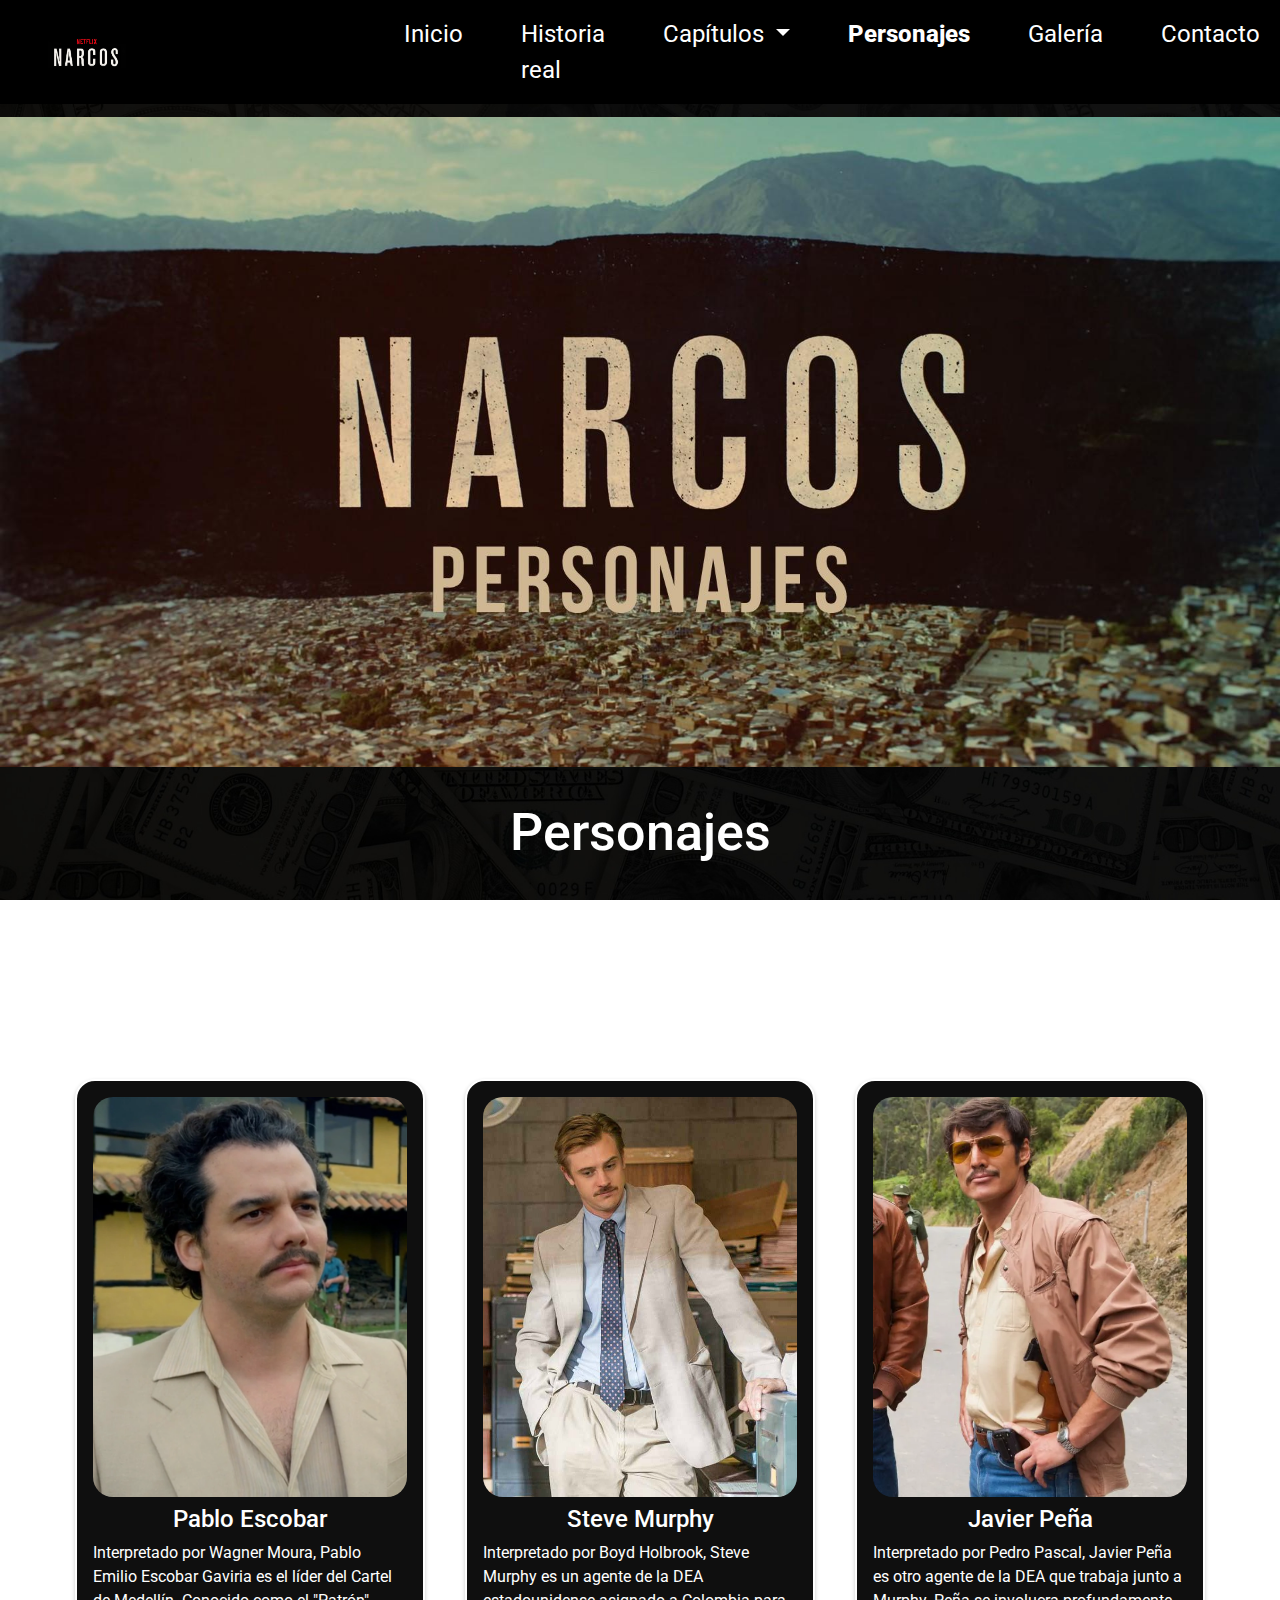
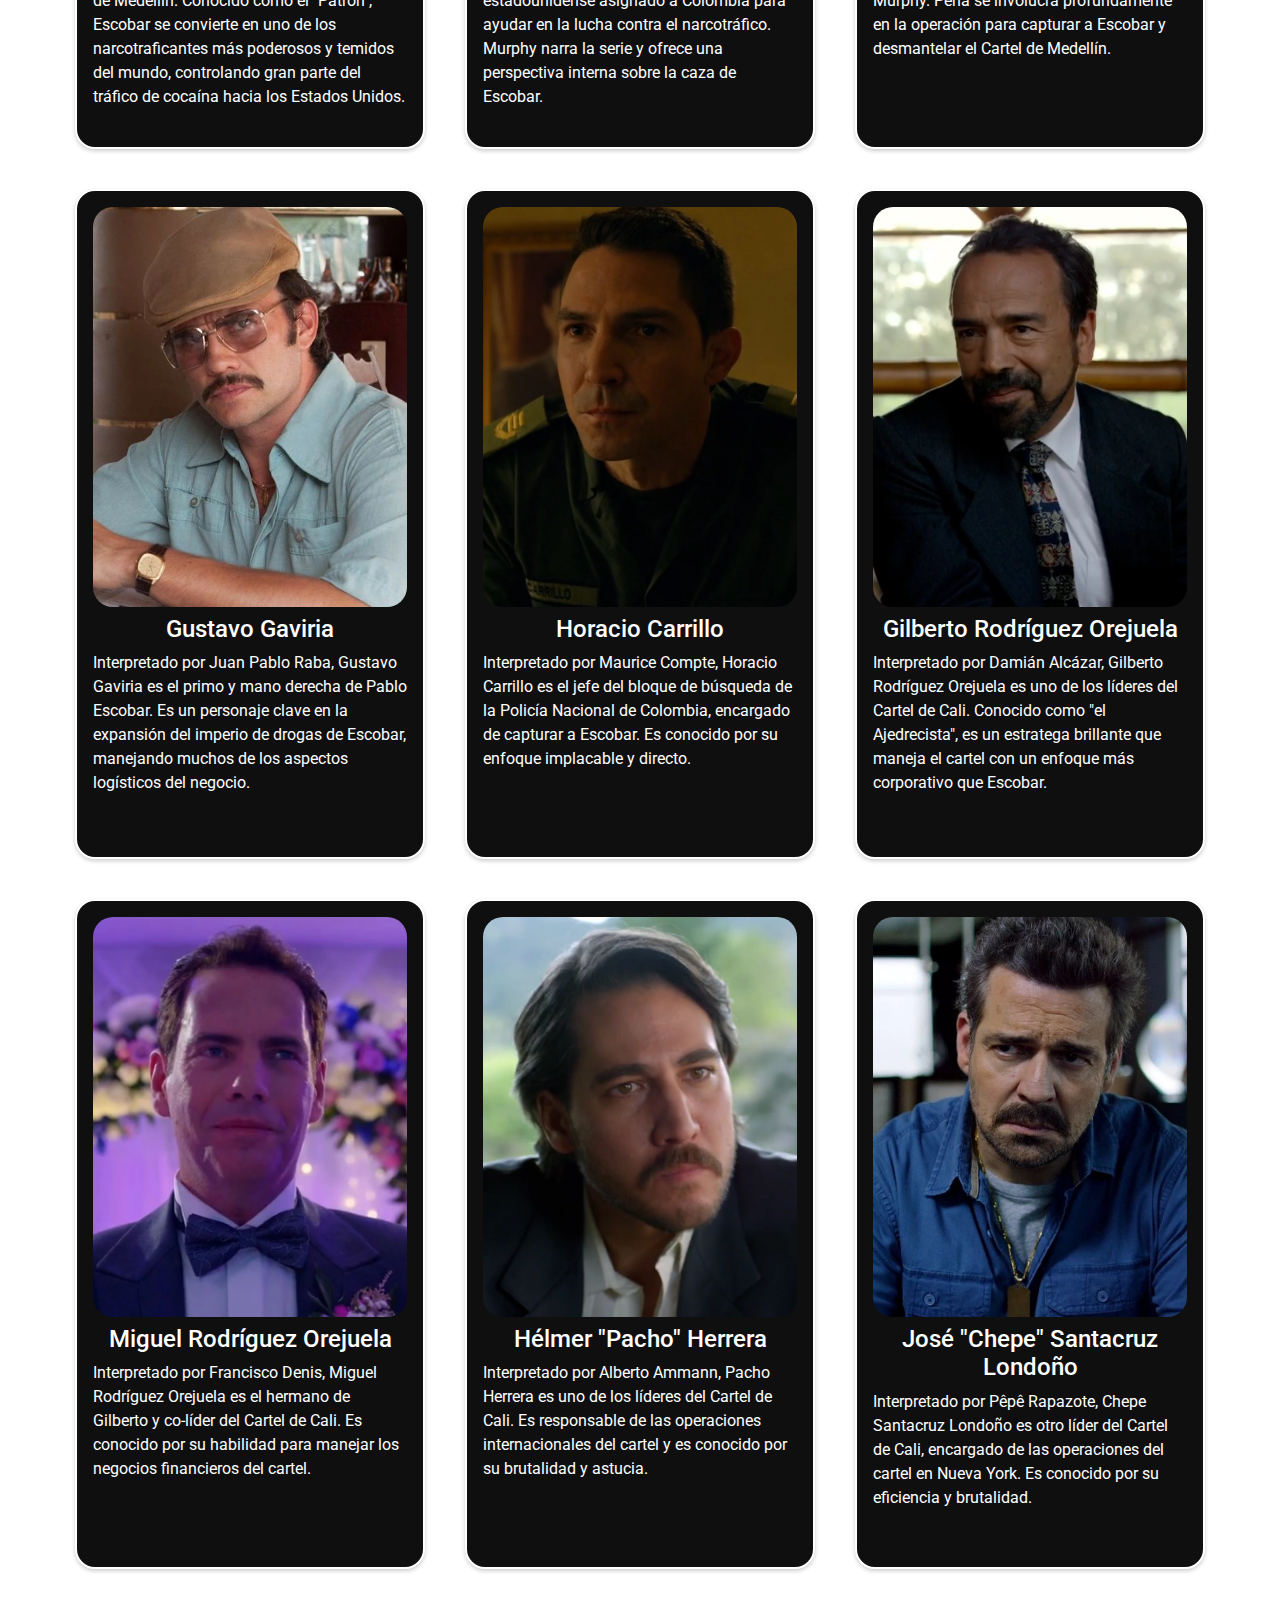
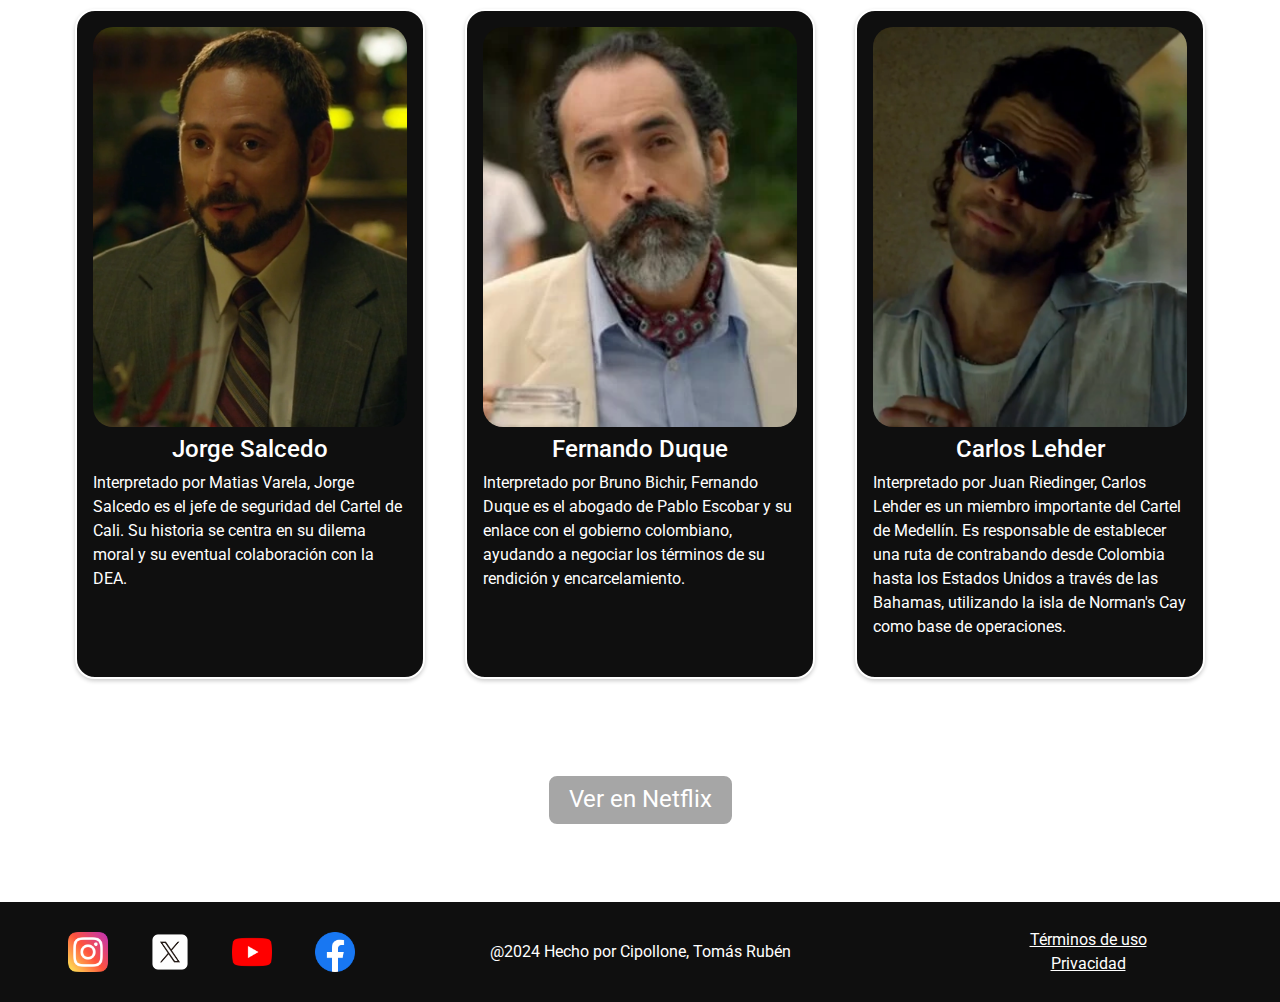
<file: personajes.html>
<!DOCTYPE html>
<html lang="en">
  <head>
    <meta charset="UTF-8" />
    <meta name="viewport" content="width=device-width, initial-scale=1.0" />
    <link
      href="https://cdn.jsdelivr.net/npm/bootstrap@5.3.3/dist/css/bootstrap.min.css"
      rel="stylesheet"
      integrity="sha384-QWTKZyjpPEjISv5WaRU9OFeRpok6YctnYmDr5pNlyT2bRjXh0JMhjY6hW+ALEwIH"
      crossorigin="anonymous"
    />
    <link rel="preconnect" href="https://fonts.googleapis.com" />
    <link rel="preconnect" href="https://fonts.gstatic.com" crossorigin />
    <link
      href="https://fonts.googleapis.com/css2?family=Roboto:ital,wght@0,100;0,300;0,400;0,500;0,700;0,900;1,100;1,300;1,400;1,500;1,700;1,900&display=swap"
      rel="stylesheet"
    />
    <link rel="stylesheet" href="./css/normalize.css" />
    <link rel="stylesheet" href="./css/estilos.css" />
    <link rel="shortcut icon" href="images/netflix.png" type="image/x-icon">
    <title>Narcos Netflix</title>
  </head>
  <body>
    <header>
      <nav class="navbar navbar-expand-lg">
        <div class="container-fluid">
          <a class="navbar-brand" href="index.html">
            <img src="./images/Narcoslogo.jpg" alt="Logo Narcos" class="logo" />
          </a>
          <button
            class="navbar-toggler"
            type="button"
            data-bs-toggle="collapse"
            data-bs-target="#navbarNavDropdown"
            aria-controls="navbarNavDropdown"
            aria-expanded="false"
            aria-label="Toggle navigation"
          >
            <span class="navbar-toggler-icon"></span>
          </button>
          <div class="collapse navbar-collapse" id="navbarNavDropdown">
            <ul class="navbar-nav ms-auto">
              <li class="nav-item">
                <a class="nav-link active" aria-current="page" href="index.html"
                  >Inicio</a
                >
              </li>
              <li class="nav-item">
                <a class="nav-link" href="historiareal.html">Historia real</a>
              </li>
              <li class="nav-item dropdown">
                <a
                  class="nav-link dropdown-toggle"
                  href="#"
                  role="button"
                  data-bs-toggle="dropdown"
                  aria-expanded="false"
                >
                  Capítulos
                </a>
                <ul class="dropdown-menu">
                  <li>
                    <a class="dropdown-item" href="capitulos_temporada_1.html"
                      >Temporada 1</a
                    >
                  </li>
                  <li>
                    <a class="dropdown-item" href="capitulos_temporada_2.html"
                      >Temporada 2</a
                    >
                  </li>
                  <li>
                    <a class="dropdown-item" href="capitulos_temporada_3.html"
                      >Temporada 3</a
                    >
                  </li>
                </ul>
              </li>
              <li class="nav-item">
                <a
                  class="nav-link"
                  href="personajes.html"
                  style="font-weight: 800"
                  >Personajes</a
                >
              </li>
              <li class="nav-item">
                <a class="nav-link" href="galeria.html">Galería</a>
              </li>
              <li class="nav-item">
                <a class="nav-link" href="contacto.html">Contacto</a>
              </li>
            </ul>
          </div>
        </div>
      </nav>
    </header>
    <section>
      <div class="portada" id="portada-personajes"></div>
      <h1>Personajes</h1>
      <p class="parrafo-cap-temp">
        Narcos captura la vida y las historias de algunos de los
        narcotraficantes más infames y los valientes agentes de la ley que
        lucharon contra ellos. Desde los turbulentos años de Pablo Escobar y el
        Cartel de Medellín, hasta la caída del Cartel de Cali, cada temporada de
        Narcos nos presenta un elenco de personajes complejos y fascinantes.
      </p>
      <div id="contenedor-tarjeta">
        <article>
          <div>
            <div class="tarjeta">
              <div class="contenido-tarjeta">
                <img src="images/pablo_escobar.jpeg" alt="Foto de Pablo Escobar"/>
                <h2>Pablo Escobar</h2>
                <p>
                  Interpretado por Wagner Moura, Pablo Emilio Escobar Gaviria es
                  el líder del Cartel de Medellín. Conocido como el "Patrón",
                  Escobar se convierte en uno de los narcotraficantes más
                  poderosos y temidos del mundo, controlando gran parte del
                  tráfico de cocaína hacia los Estados Unidos.
                </p>
              </div>
            </div>
          </div>
        </article>
        <article>
          <div>
            <div class="tarjeta">
              <div class="contenido-tarjeta">
                <img src="images/steve_murphy.jpg" alt="Foto de Steve Murphy"/>
                <h2>Steve Murphy</h2>
                <p>
                  Interpretado por Boyd Holbrook, Steve Murphy es un agente de
                  la DEA estadounidense asignado a Colombia para ayudar en la
                  lucha contra el narcotráfico. Murphy narra la serie y ofrece
                  una perspectiva interna sobre la caza de Escobar.
                </p>
              </div>
            </div>
          </div>
        </article>
        <article>
          <div style="margin: 2.5% 0%">
            <div class="tarjeta">
              <div class="contenido-tarjeta">
                <img src="images/javier_peña.jpg" alt="Foto de Javier Peña"/>
                <h2>Javier Peña</h2>
                <p>
                  Interpretado por Pedro Pascal, Javier Peña es otro agente de
                  la DEA que trabaja junto a Murphy. Peña se involucra
                  profundamente en la operación para capturar a Escobar y
                  desmantelar el Cartel de Medellín.
                </p>
              </div>
            </div>
          </div>
        </article>
        <article>
          <div style="margin: 2.5% 0%">
            <div class="tarjeta">
              <div class="contenido-tarjeta">
                <img
                  src="images/gustavo_gaviria.jpg"
                  alt="Foto de Gustavo Gaviria"
                />
                <h2>Gustavo Gaviria</h2>
                <p>
                  Interpretado por Juan Pablo Raba, Gustavo Gaviria es el primo
                  y mano derecha de Pablo Escobar. Es un personaje clave en la
                  expansión del imperio de drogas de Escobar, manejando muchos
                  de los aspectos logísticos del negocio.
                </p>
              </div>
            </div>
          </div>
        </article>
        <article>
          <div style="margin: 2.5% 0%">
            <div class="tarjeta">
              <div class="contenido-tarjeta">
                <img
                  src="images/horacio_carrillo.jpg"
                  alt="Foto de Horacio Carrillo"
                />
                <h2>Horacio Carrillo</h2>
                <p>
                  Interpretado por Maurice Compte, Horacio Carrillo es el jefe
                  del bloque de búsqueda de la Policía Nacional de Colombia,
                  encargado de capturar a Escobar. Es conocido por su enfoque
                  implacable y directo.
                </p>
              </div>
            </div>
          </div>
        </article>
        <article>
          <div style="margin: 2.5% 0%">
            <div class="tarjeta">
              <div class="contenido-tarjeta">
                <img
                  src="images/gilberto_rodriguez.jpg"
                  alt="Foto de Gilberto Rodríguez"
                />
                <h2>Gilberto Rodríguez Orejuela</h2>
                <p>
                  Interpretado por Damián Alcázar, Gilberto Rodríguez Orejuela
                  es uno de los líderes del Cartel de Cali. Conocido como "el
                  Ajedrecista", es un estratega brillante que maneja el cartel
                  con un enfoque más corporativo que Escobar.
                </p>
              </div>
            </div>
          </div>
        </article>
        <article>
          <div style="margin: 2.5% 0%">
            <div class="tarjeta">
              <div class="contenido-tarjeta">
                <img
                  src="images/miguel_rodriguez.jpg"
                  alt="Foto de Miguel Rodríguez"
                />
                <h2>Miguel Rodríguez Orejuela</h2>
                <p>
                  Interpretado por Francisco Denis, Miguel Rodríguez Orejuela es
                  el hermano de Gilberto y co-líder del Cartel de Cali. Es
                  conocido por su habilidad para manejar los negocios
                  financieros del cartel.
                </p>
              </div>
            </div>
          </div>
        </article>
        <article>
          <div style="margin: 2.5% 0%">
            <div class="tarjeta">
              <div class="contenido-tarjeta">
                <img
                  src="images/pacho_herrera.jpg"
                  alt="Foto de Pacho Herrera"
                />
                <h2>Hélmer "Pacho" Herrera</h2>
                <p>
                  Interpretado por Alberto Ammann, Pacho Herrera es uno de los
                  líderes del Cartel de Cali. Es responsable de las operaciones
                  internacionales del cartel y es conocido por su brutalidad y
                  astucia.
                </p>
              </div>
            </div>
          </div>
        </article>
        <article>
          <div style="margin: 2.5% 0%">
            <div class="tarjeta">
              <div class="contenido-tarjeta">
                <img
                  src="images/don_chepe.jpg"
                  alt="Foto de Chepe"
                />
                <h2>José "Chepe" Santacruz Londoño</h2>
                <p>
                  Interpretado por Pêpê Rapazote, Chepe Santacruz Londoño es
                  otro líder del Cartel de Cali, encargado de las operaciones
                  del cartel en Nueva York. Es conocido por su eficiencia y
                  brutalidad.
                </p>
              </div>
            </div>
          </div>
        </article>
        <article>
          <div style="margin: 2.5% 0%">
            <div class="tarjeta">
              <div class="contenido-tarjeta">
                <img
                  src="images/jorge_salcedo.jpg"
                  alt="Foto de Jorge Salcedo"
                />
                <h2>Jorge Salcedo</h2>
                <p>
                  Interpretado por Matias Varela, Jorge Salcedo es el jefe de
                  seguridad del Cartel de Cali. Su historia se centra en su
                  dilema moral y su eventual colaboración con la DEA.
                </p>
              </div>
            </div>
          </div>
        </article>
        <article>
          <div style="margin: 2.5% 0%">
            <div class="tarjeta">
              <div class="contenido-tarjeta">
                <img
                  src="images/fernando_duque.jpg"
                  alt="Foto de Fernando Duque"
                />
                <h2>Fernando Duque</h2>
                <p>
                  Interpretado por Bruno Bichir, Fernando Duque es el abogado de
                  Pablo Escobar y su enlace con el gobierno colombiano, ayudando
                  a negociar los términos de su rendición y encarcelamiento.
                </p>
              </div>
            </div>
          </div>
        </article>
        <article>
          <div style="margin: 2.5% 0%">
            <div class="tarjeta">
              <div class="contenido-tarjeta">
                <img
                  src="images/carlos-lehder.jpg"
                  alt="Foto de Carlos Lehder"
                />
                <h2>Carlos Lehder</h2>
                <p>
                  Interpretado por Juan Riedinger, Carlos Lehder es un miembro
                  importante del Cartel de Medellín. Es responsable de
                  establecer una ruta de contrabando desde Colombia hasta los
                  Estados Unidos a través de las Bahamas, utilizando la isla de
                  Norman's Cay como base de operaciones.
                </p>
              </div>
            </div>
          </div>
        </article>
      </div>
    </section>
    <section class="botones">
      <div>
        <a href="https://www.netflix.com/title/80025172" target="_blank"
          ><button>Ver en Netflix</button></a
        >
      </div>
    </section>
    <footer>
      <div> 
        <a href="https://www.instagram.com/narcos/" target="_blank"
          ><img src="images/instagram.png" alt="Logo Instagram"
        /></a>
        <a href="https://x.com/narcosnetflix?lang=es" target="_blank"
          ><img src="images/xblanco.png" alt="Logo X"
        /></a> 
        <a href="https://www.youtube.com/watch?v=_-K9bEHIl_k" target="_blank"
          ><img src="images/youtube.png" alt="Logo Youtube"
        /></a>
        <a
          href="https://www.facebook.com/NetflixArg/?brand_redir=268372269857888" target="_blank"
          ><img src="images/facebook.png" alt="Logo Facebook"
        /></a>
      </div>
      <div>
        <p>@2024 Hecho por Cipollone, Tomás Rubén</p>
      </div>
      <div>
        <p>
          <a
            href="https://help.netflix.com/es-es/legal/termsofuse"
            target="_blank"
            >Términos de uso</a
          >
        </p>
        <p>
          <a href="https://help.netflix.com/es-es/legal/privacy" target="_blank"
            >Privacidad</a
          >
        </p>
      </div>
    </footer>
    <script
      src="https://cdn.jsdelivr.net/npm/bootstrap@5.3.3/dist/js/bootstrap.bundle.min.js"
      integrity="sha384-YvpcrYf0tY3lHB60NNkmXc5s9fDVZLESaAA55NDzOxhy9GkcIdslK1eN7N6jIeHz"
      crossorigin="anonymous"
    ></script>
  </body>
</html>
</file>
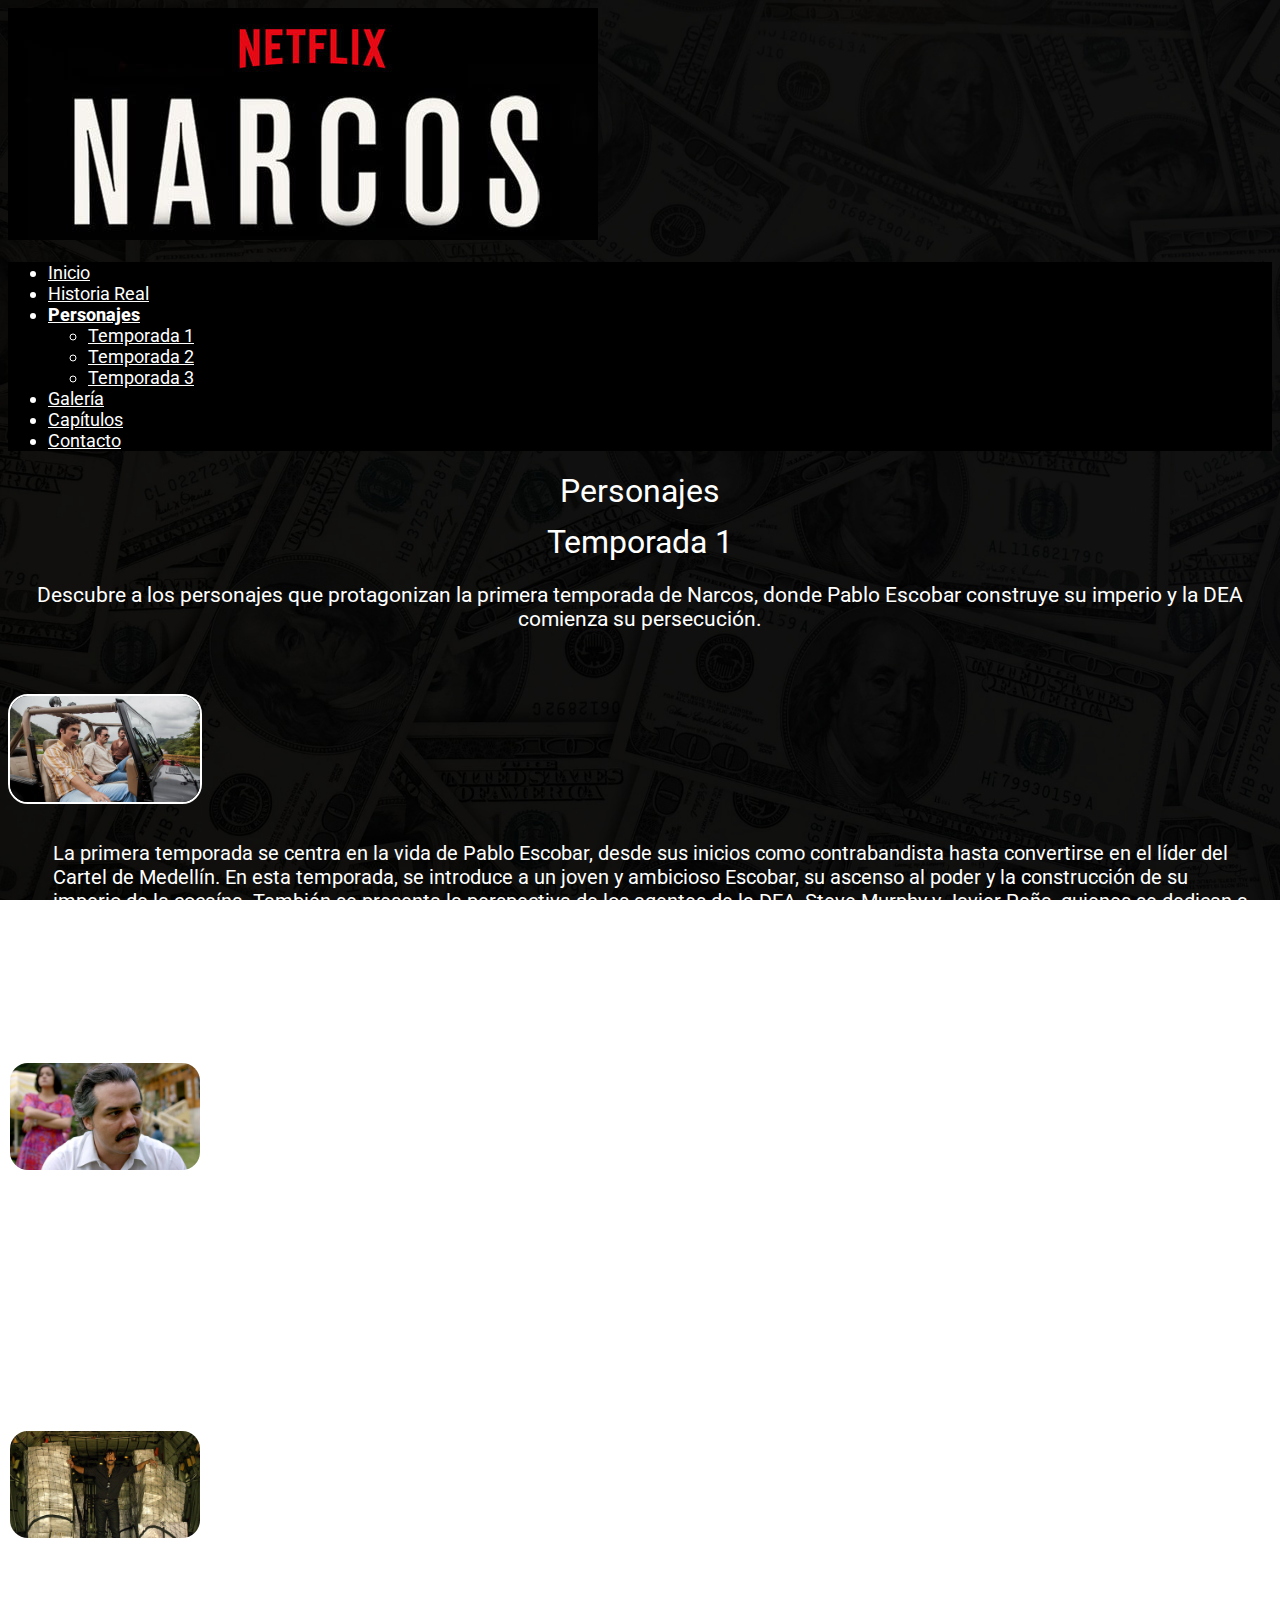
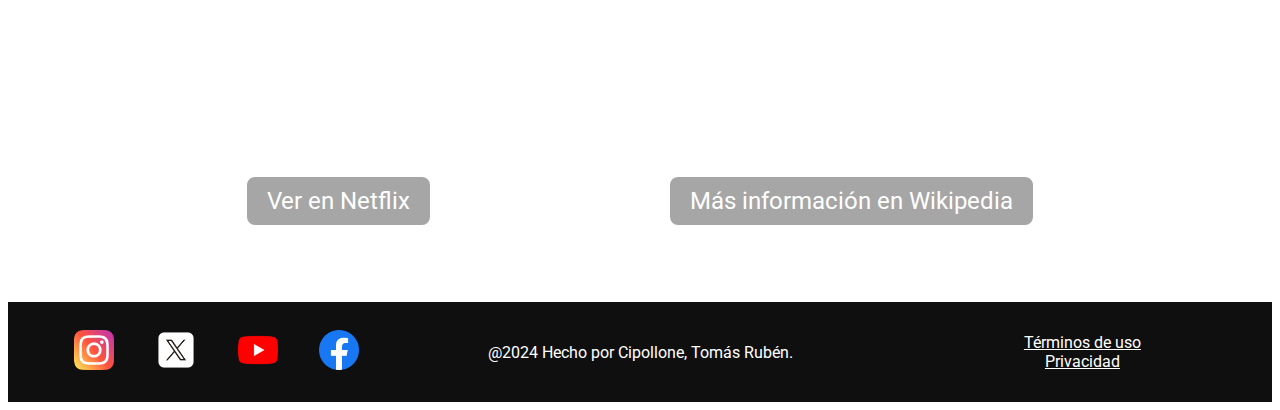
<file: personajesTemp1.html>
<!DOCTYPE html>
<html lang="en">
<head>
    <meta charset="UTF-8">
    <meta name="viewport" content="width=device-width, initial-scale=1.0">
    <link rel="stylesheet" type="text/css" href="css/estilos.css">
    <link rel="preconnect" href="https://fonts.googleapis.com">
    <link rel="preconnect" href="https://fonts.gstatic.com" crossorigin>
    <link href="https://fonts.googleapis.com/css2?family=Roboto:ital,wght@0,100;0,300;0,400;0,500;0,700;0,900;1,100;1,300;1,400;1,500;1,700;1,900&display=swap" rel="stylesheet">
    <title>Narcos Netflix</title>
</head>
<body>
    <header>
        <a href="index.html"><img src="images/Narcoslogo.jpg" alt="Logo Narcos"></a>
        <nav>
            <ul class="menu">
                <li><a href="index.html" >Inicio</a></li>
                <li><a href="historiareal.html">Historia Real</a></li>
                <li><a href="personajes.html" style="font-weight: 800;">Personajes</a>
                    <ul class="submenu">
                        <li><a href="personajesTemp1.html">Temporada 1</li></a>
                        <li><a href="#">Temporada 2</li></a>
                        <li><a href="#">Temporada 3</li></a>
                    </ul>    
                </li>
                <li><a href="galeria.html">Galería</a></li>
                <li><a href="capitulos.html">Capítulos</a></li>
                <li><a href="contacto.html">Contacto</a></li>
            </ul>
        </nav>
    </header>
    <section>
        <h1>Personajes <span style="display: block; margin-top: 1%;">Temporada 1</span></h1>
        <p style="font-size: 21px; text-align: center;">Descubre a los personajes que protagonizan la primera temporada de Narcos, donde Pablo Escobar construye su imperio y la DEA comienza su persecución.</p>
        <article>
            <div style="margin: 5% 0%;">
                <div class="fotoPersonajes">
                    <img src="images/personajes_temporada1.jpg" alt="Portada Personajes Temporada 1">
                    <p>La primera temporada se centra en la vida de Pablo Escobar, desde sus inicios como contrabandista hasta convertirse en el líder del Cartel de Medellín. En esta temporada, se introduce a un joven y ambicioso Escobar, su ascenso al poder y la construcción de su imperio de la cocaína. También se presenta la perspectiva de los agentes de la DEA, Steve Murphy y Javier Peña, quienes se dedican a capturar a Escobar y desmantelar su operación. <a href="#" style="text-decoration: underline;">Ver Personajes de la Temporada 1</a></p>
                </div>
            </div>
        </article>
        <article>
            <div style="margin: 5% 0%;">
                <h2>Personajes de la Temporada 2</h2>
                <div class="fotoPersonajes">
                    <img src="images/personajes_temporada2.jpg" alt="Portada Personajes Temporada 2">
                    <p>La segunda temporada sigue la caída de Pablo Escobar después de su fuga de la prisión La Catedral. La serie muestra la intensificación de la guerra entre Escobar y el gobierno colombiano, así como las estrategias cada vez más desesperadas de Escobar para mantener su control sobre el Cartel de Medellín. Al mismo tiempo, la DEA y las fuerzas colombianas intensifican sus esfuerzos para capturarlo. <a href="#" style="text-decoration: underline;">Ver Personajes de la Temporada 2</a></p>
                </div>
            </div>
        </article>
        <article>
            <div style="margin: 5% 0%;">
                <h2>Personajes de la Temporada 3</h2>
                <div class="fotoPersonajes">
                    <img src="images/personajes_temporada3.jpg" alt="Portada Personajes Temporada 3">
                    <p>Con la caída de Pablo Escobar, la tercera temporada de Narcos cambia su enfoque al Cartel de Cali, que se convierte en el nuevo poder dominante en el narcotráfico colombiano. Esta temporada sigue las intrigas y luchas de poder dentro del Cartel de Cali, así como los esfuerzos de la DEA para derribar a este nuevo adversario. <a href="#" style="text-decoration: underline;">Ver Personajes de la Temporada 3</a></p>
                </div>
            </div>
        </article>
    </section>
    <section class="botones">
        <div>
            <a href="https://www.netflix.com/title/80025172" target="_blank"><button>Ver en Netflix</button></a>
        </div>
        <div>
            <a href="https://es.wikipedia.org/wiki/Narcos" target="_blank"><button>Más información en Wikipedia</button></a>
        </div>
    </section>
    <footer>
        <div>
            <a href="https://www.instagram.com/narcos/"><img src="images/instagram.png" alt="Logo Instagram"></a>
            <a href="https://x.com/narcosnetflix?lang=es"><img src="images/xblanco.png" alt="Logo X"></a>
            <a href="https://www.youtube.com/watch?v=_-K9bEHIl_k"><img src="images/youtube.png" alt="Logo Youtube"></a>
            <a href="https://www.facebook.com/NetflixArg/?brand_redir=268372269857888"><img src="images/facebook.png" alt="Logo Facebook"></a>
        </div>
        <div>
            <p>@2024 Hecho por Cipollone, Tomás Rubén.</p>
        </div>
        <div>
            <p><a href="https://help.netflix.com/es-es/legal/termsofuse" target="_blank">Términos de uso</a></p>
            <p><a href="https://help.netflix.com/es-es/legal/privacy" target="_blank">Privacidad</a></p>
            
        </div>
    </footer>
</body>
</html>
</file>
<file: css/estilos.css>
* {
  font-family: "Roboto", sans-serif;
  font-weight: 400;
  color: #fff !important;
}

body {
  background-image: url(../images/fondo.jpg);
  background-size: cover;
  background-repeat: no-repeat; /* Evita que la imagen se repita */
  background-attachment: fixed; /* Fija la imagen de fondo al desplazarse */
}

.logo {
  width: 25%;
  margin-left: 10%;
}

nav {
  font-size: 18px;
  background-color: #000;
}

.navbar-nav {
  font-size: 1.5rem;
}

.navbar-nav .dropdown-menu {
  background-color: #000;
}

.dropdown-item {
  font-size: 1.5rem;
}

.dropdown-item:hover {
  background-color: #000;
}

.nav-link {
  padding-left: 50px !important;
}

/* Estilos Index */

.portada {
  width: 100%;
  height: 650px;
  background-image: url(../images/portada.jpg);
  box-sizing: content-box;
  background-size: cover;
  display: flex;
  justify-content: center;
  align-items: center;
  color: #fff;
  margin-top: 1%;
}

.portada img {
  width: 30%;
  margin-left: 55%;
}

h1 {
  text-align: center;
}

.article-centrado {
  display: flex;
  justify-content: center;
}

.fotoIndex {
  margin: 2.5% 5%;
  display: flex;
  max-width: 1300px;
  align-items: center;
}

.fotoIndex img {
  width: 60%;
  margin-bottom: 2rem;
  border-radius: 20px;
  border: 2.5px solid #fff;
}

.fotoIndex p {
  margin-left: 3%;
  font-size: 20px;
}

.botones {
  display: flex;
  justify-content: space-evenly;
  margin-top: 2%;
  margin-bottom: 2%;
}

.botones button {
  font-size: 1.5rem;
  padding: 10px 20px;
  margin-top: 50px;
  margin-bottom: 50px;
  border: 2px solid #fff;
  border-radius: 10px;
  background: 0;
  color: #fff;
  cursor: pointer;
  transition: all 0.3s;
  background-color: rgba(0, 0, 0, 0.35);
}

.botones button:hover {
  background: #fff;
  color: #000 !important;
}

/* Fin Estilos Index */

/* Historia Real */

#parrafo {
  font-size: 1.5rem;
  padding: 0 10%;
  text-align: center;
}

#parrafo article div {
  margin: 5% 0%;
}

.fotoReal {
  margin: 2.5% 5%;
  display: flex;
  justify-content: center;
}

.fotoReal img {
  width: 38%;
  margin-bottom: 2rem;
  border-radius: 20px;
  border: 2.5px solid #fff;
}

.fotoReal p {
  margin-top: 5%;
  font-size: 20px;
}

.imagen-texto {
  display: flex;
  flex-direction: column;
  align-items: center;
}

.imagen-texto img {
  width: 400px;
  height: 300px;
  object-fit: cover;
  margin-bottom: 1%;
}

.imagen-texto .textoimagen {
  font-size: 16px;
  color: #ffffff;
  text-align: center;
}

.resumen {
  margin-left: 3%;
  margin-right: 3%;
  font-size: 20px;
  max-width: 700px;
}

/* Fin Historia Real */

/* Estilos Capitulos Temporada 1 */

#portada-temp-1 {
  background-image: url(../images/portadaCapitulosTemp1.jpg);
  background-position-x: center;
  background-position-y: 80%;
  align-items: center;
}

section span {
  display: block;
  margin-top: 1%;
}

.parrafo-cap-temp {
  font-size: 1.5rem;
  text-align: center;
  padding: 0 3%;
}

.fotoCapitulos {
  display: flex;
  align-items: center;
}

.fotoCapitulos img {
  width: 20%;
  border-radius: 20px;
  border: 2.5px solid #fff;
}

.fotoCapitulos p {
  font-size: 1.25rem;
  padding: 2.5%;
  margin-bottom: 0;
}

.contenedores-capitulos {
  padding: 1% 5%;
  max-width: 1250px;
}

.contenedores-capitulos h2 {
  padding: 2.5%;
  text-align: center;
}

/* Fin Estilos Capitulos Temporada 1 */

/* Estilos Capitulos Temporada 2 */

#portada-temp-2 {
  background-image: url(../images/portadaCapitulosTemp2.jpg);
  background-position-x: center;
  background-position-y: 80%;
  align-items: center;
}

/* Fin Estilos Capitulos Temporada 2 */

/* Estilos Capitulos Temporada 3 */

#portada-temp-3 {
  background-image: url(../images/portadaCapitulosTemp3.jpg);
  background-position-x: center;
  background-position-y: 80%;
  align-items: center;
}

/* Fin Estilos Capitulos Temporada 3 */

/* Estilos Personajes */

#portada-personajes {
  background-image: url(../images/portadaPersonajes.jpg);
  background-position-x: center;
  background-position-y: 80%;
  align-items: center;
}

#contenedor-tarjeta {
  display: flex;
  justify-content: center;
  flex-wrap: wrap;
}

.tarjeta {
  width: 350px;
  height: 670px;
  background-color: #0f0f0f;
  border-radius: 8px;
  overflow: hidden;
  box-shadow: 0px 2px 4px rgba(0, 0, 0, 0.2);
  margin: 20px;
  border-radius: 20px;
  border: 2.5px solid #fff;
}

.tarjeta img {
  width: 100%;
  height: 400px; /* Altura fija para todas las imágenes */
  object-fit: cover; /* Ajusta la imagen para cubrir el contenedor manteniendo la proporción */
  border-radius: 20px;
}

.tarjeta h2 {
  font-size: 1.5rem;
  text-align: center;
  margin: 2.5%;
}

.contenido-tarjeta {
  padding: 16px;
}

.contenido-tarjeta img {
  width: 100%;
}

.fotoPersonajes img {
  width: 15%;
  border-radius: 20px;
  border: 2.5px solid #fff;
}

.fotoPersonajes p {
  font-size: 1.25rem;
  padding: 13px;
  margin-left: 2.5%;
}

/* Fin Estilos Personajes */

/* Estilos Galeria */

#portada-galeria {
  background-image: url(../images/portadaGaleria.jpg);
  background-position-x: center;
  background-position-y: 80%;
  align-items: center;
}

.contenedor-galeria {
  width: 100%;
  max-width: 1100px;
  margin: 50px auto;

  display: grid;
  grid-template-columns: repeat(auto-fit, minmax(230px, 1fr));
  grid-template-rows: repeat(auto-fit, minmax(200px, 1fr));
  gap: 20px;
}

.contenedor-galeria img {
  width: 100%;
  height: 100%;
  object-fit: cover;
  border-radius: 20px;
}

.resumen {
  margin-left: 3%;
  margin-right: 3%;
  font-size: 20px;
  max-width: 700px;
}

/* Fin Estilos Galeria */

/* Estilos Contacto */

#portada-contacto {
  background-image: url(../images/portadaContacto.jpg);
  background-position-x: center;
  background-position-y: 80%;
  align-items: center;
}

.form-contacto {
  width: 450px;
  height: 600px;
  background: #fff;
  border-radius: 8px;
  box-shadow: 0 0 35px -10px #fff;
  margin: calc(3vh) auto;
  padding: 10px 30px;
  box-sizing: border-box;
  font-family: "Roboto", sans-serif;
  font-size: 16px;
  position: relative;
}

.form-contacto h2 {
  margin-top: 30px;
  font-size: 1.35rem;
  color: #000 !important;
}

.form-contacto p {
  display: inline;
  color: #000 !important;
}

.controles {
  width: 100%;
  margin-top: 22.5px;
  padding: 10px;
  box-sizing: border-box;
  background: none;
  outline: none;
  resize: none;
  border-radius: 10px;
  border: 1px solid #7c7c7c;
  color: #000 !important;
}

.controles:focus {
  border: 2px solid #000;
}

.form-contacto button {
  width: 100%;
  font-weight: 700;
  font-size: 1.1rem;
  padding: 12px;
  margin: 25px 0;
  border: none;
  background-color: #7c7c7c;
  color: #fff;
  cursor: pointer;
  transition: all 0.3s;
  display: block;
}

#checkbox-newsletter {
  margin: 20px 10px 0 0;
  color: #000 !important;
}

#newsletter {
  display: inline;
  color: #000 !important;
}

button:hover {
  background: #000;
  color: #fff;
}

/* Fin Estilos Contacto */

footer {
  display: flex;
  background-color: #0f0f0f;
  align-items: center;
  text-align: center;
  justify-content: space-between;
  height: 100px;
}

footer div {
  width: 30%;
}

footer div p {
  margin-bottom: 0;
  margin-top: 0;
}

footer img {
  max-width: 2.5rem;
  margin-left: 10%;
}

footer a:hover {
  text-decoration: underline;
}

@media (max-width: 576px) {

  body {
    padding-top: 65px;
  }

  .navbar {
    position: fixed;
    top: 0;
    width: 100%;
    z-index: 1;
  }

  .navbar-collapse {
    position: absolute;
    top: 73px; /* Ajusta según la altura de tu navbar */
    left: 0;
    width: 100%;
    background-color: #000; /* Ajusta el color según tus necesidades */
    z-index: 1;
  }

  .navbar-nav {
    display: flex;
    flex-direction: column;
    align-items: center;
    width: 100%;
  }

  .nav-item {
      margin: 10px 0;
  }

  .dropdown-menu {
      position: static;
      float: none;
      width: 100%;
      text-align: center;
  }

  .dropdown-item {
      width: 100%;
  }

  .nav-link {
    text-align: center;
    padding: 0px !important;
  }

  /* Media Queries Index */
  .logo {
    margin-left: 5%;
  }

  .container-fluid {
    flex-wrap: nowrap !important;
  }

  .portada {
    max-width: 576px;
    height: 250px;
    margin-top: 3%;
  }

  h1 {
    text-align: center;
    font-size: 2rem;
    margin-top: 3%;
    color: #fff;
  }

  .fotoIndex {
    margin: 0.5% 5%;
    display: flex;
    flex-direction: column;
  }

  .fotoIndex img {
    width: 100%;
    margin-bottom: 1.5rem;
    border-radius: 20px;
    border: 2.5px solid #fff;
  }

  .fotoIndex p {
    margin-left: 0;
    margin-top: 10px;
    font-size: 17px;
  }

  .botones {
    display: flex;
    justify-content: space-evenly;
    margin-top: 20px;
    margin-bottom: 2%;
    flex-direction: column;
    align-items: center;
  }

  .botones button {
    font-size: 1.5rem;
    padding: 10px 20px;
    margin-top: 10px;
    margin-bottom: 20px;
    border: 2px solid #fff;
    border-radius: 10px;
    background: 0;
    color: #fff;
    cursor: pointer;
    transition: all 0.3s;
    background-color: rgba(0, 0, 0, 0.35);
  }

  .botones button:hover {
    background: #fff;
    color: #000;
  }
  /* Fin Media Queries Index */

  /* Media Queries Historia Real */

  .parrafo-cap-temp {
    font-size: 1rem;
  }

  #parrafo {
    font-size: 1rem;
    text-align: center;
  }

  #parrafo article div {
    margin: 5% 0%;
  }

  .fotoReal {
    flex-direction: column;
  }

  .resumen {
    margin-top: 0;
  }

  /* Fin Media Queries Historia Real */

  /* Media Queries Capitulos Temporada 1 */
  .fotoCapitulos {
    flex-direction: column;
  }

  .fotoCapitulos img {
    width: 50%;
  }

  .fotoCapitulos p {
    font-size: 15px;
    margin-top: 10px;
    margin-left: 0;
    padding-left: 0;
  }

  /* Fin Media Queries Capitulos Temporada 1 */

  /* Media Queries Galeria */

  .contenedor-galeria {
    width: 100%;
    max-width: 500px;
    margin: 50px auto;
    display: grid;
    grid-template-columns: repeat(auto-fit, minmax(200px, 1fr));
    grid-template-rows: repeat(auto-fit, minmax(200px, 1fr));
    gap: 20px;
  }

  /* Fin Media Queries Galeria */
}
</file>
